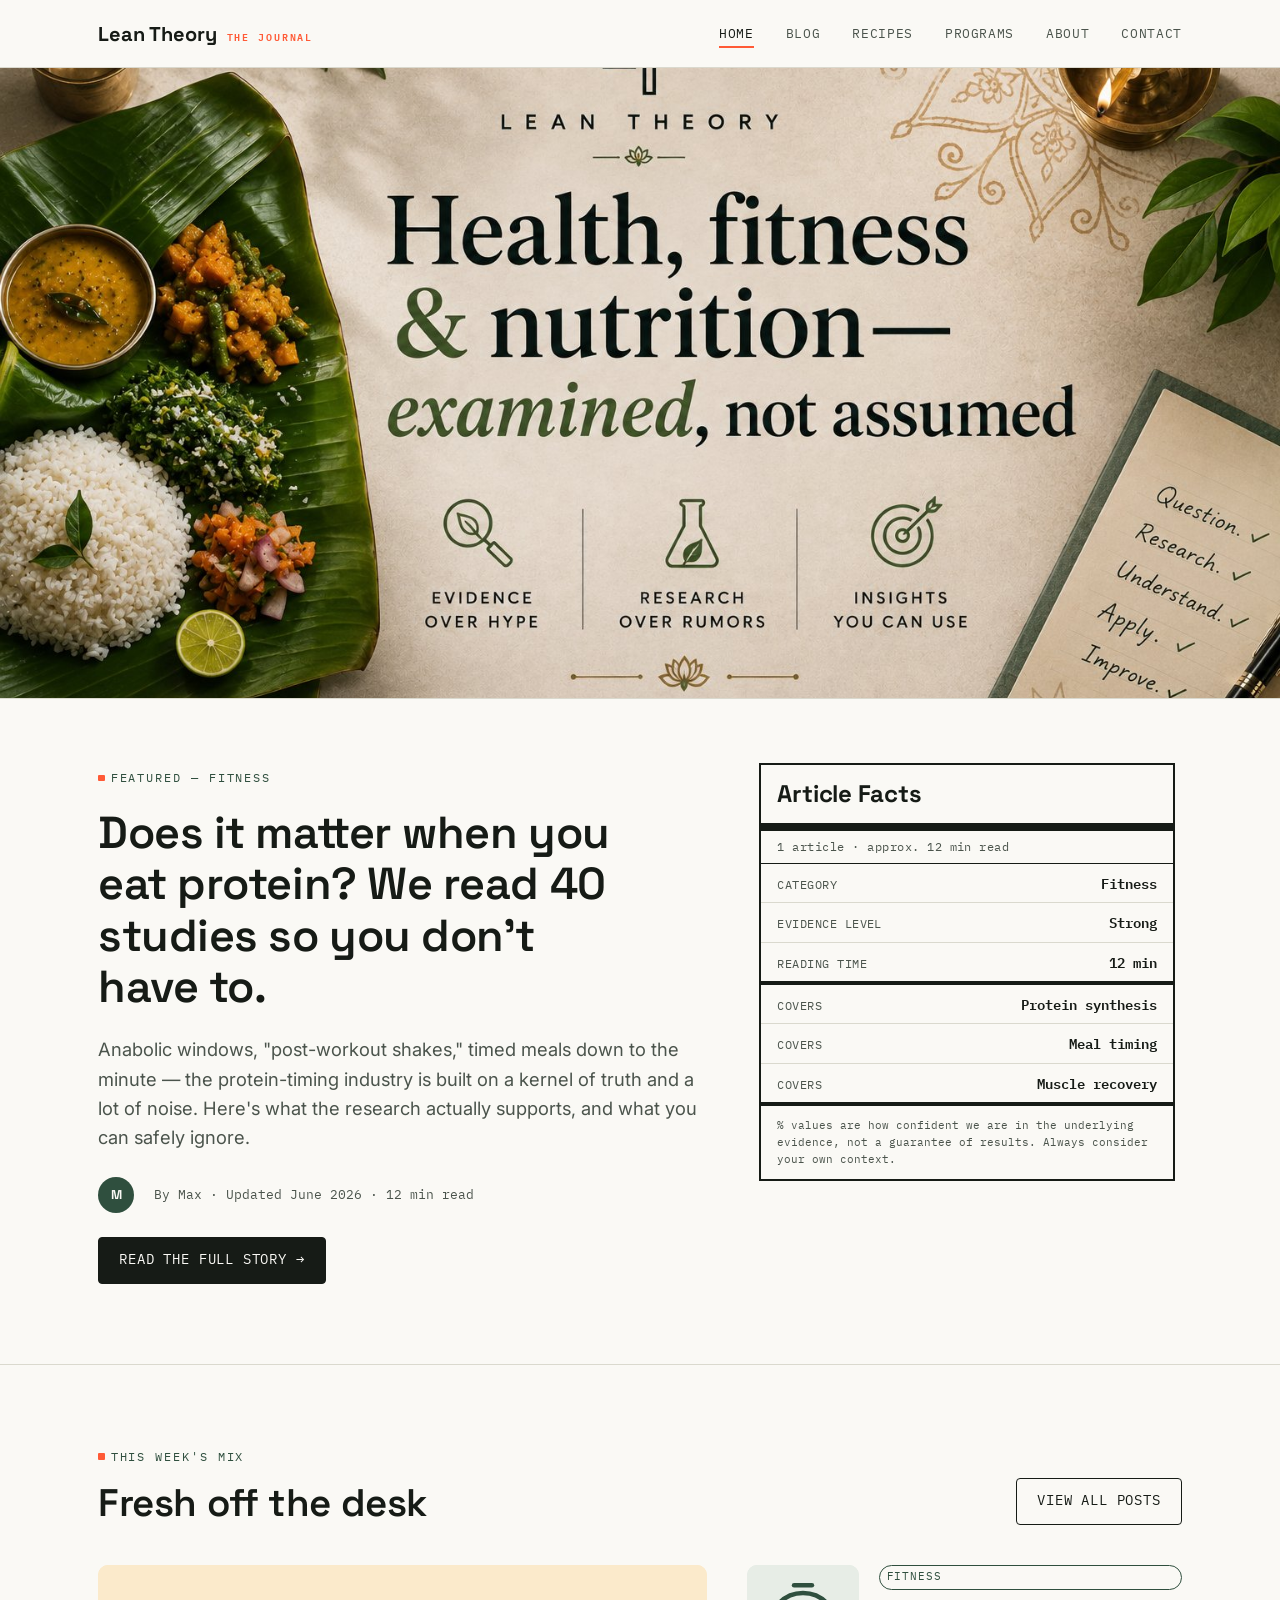
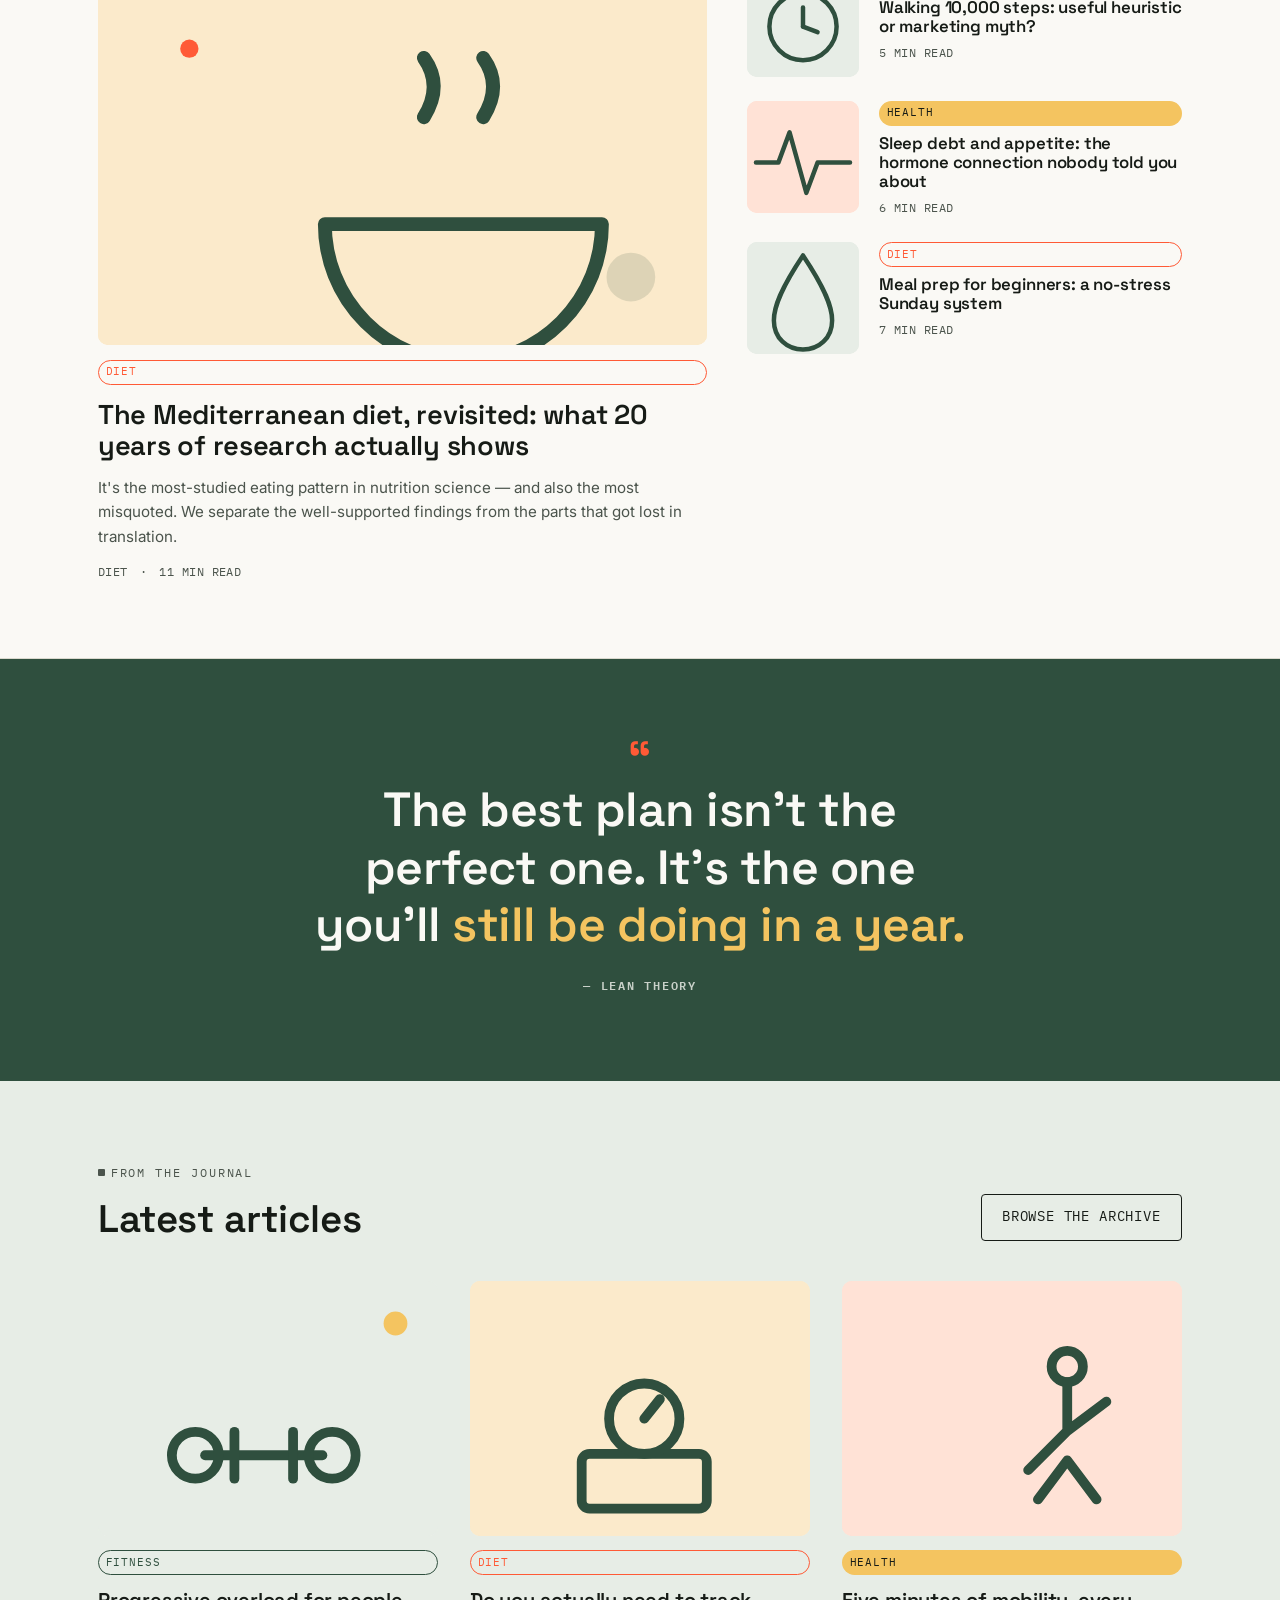
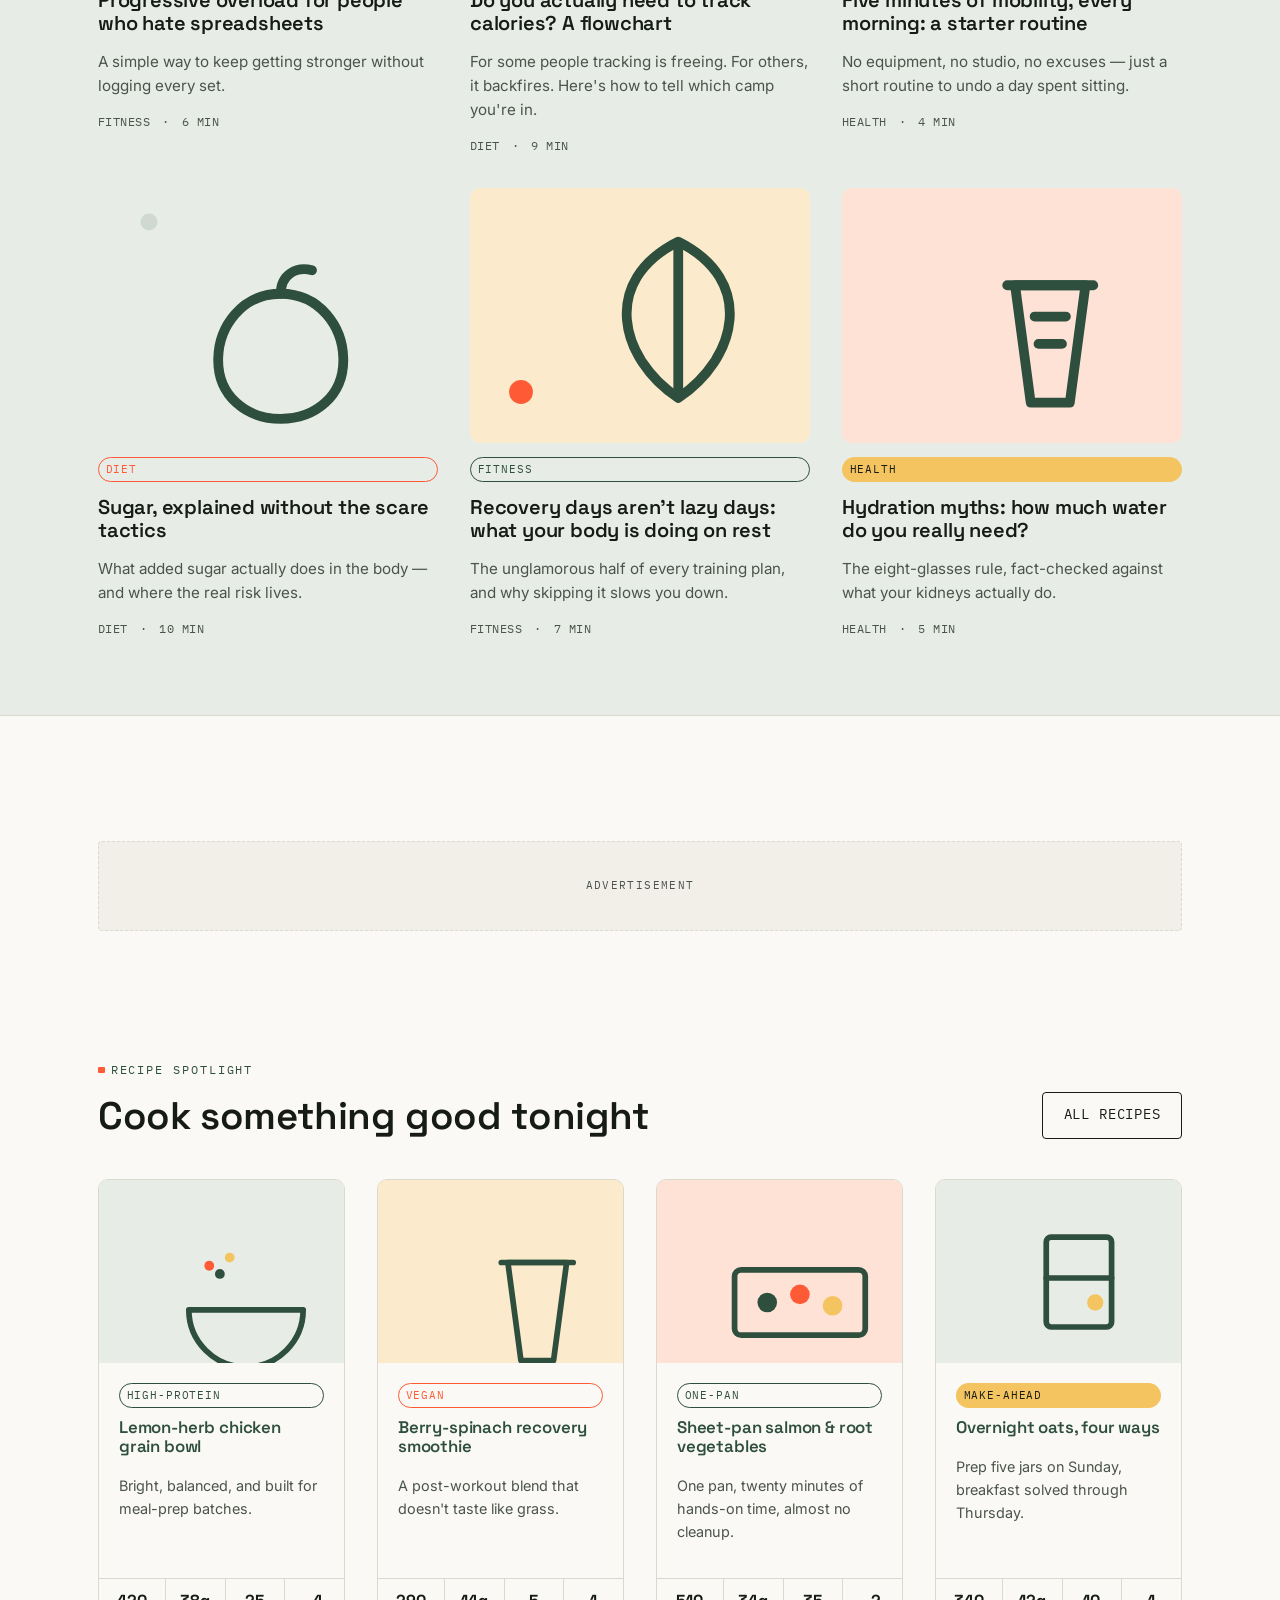
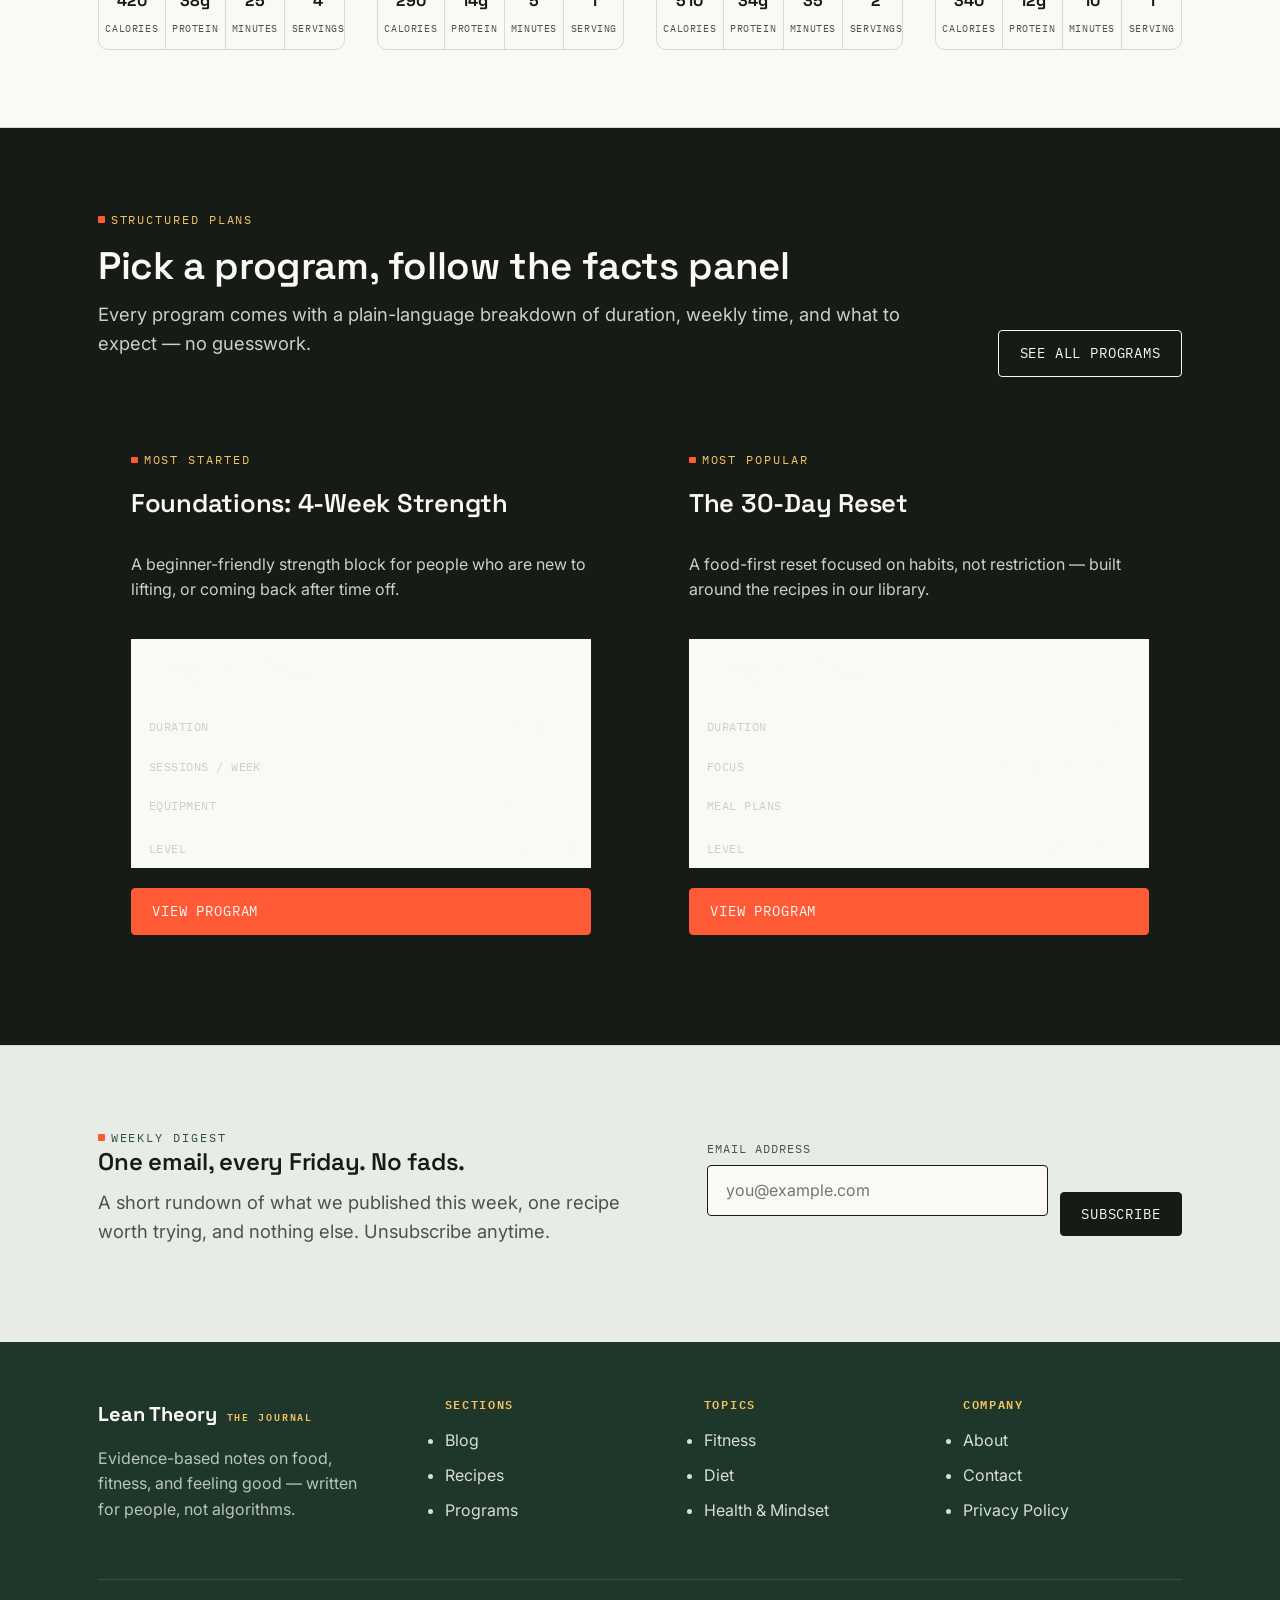
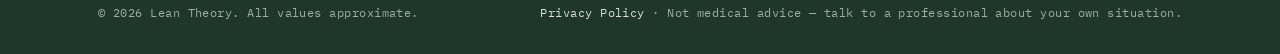
<file: index.html>
<!DOCTYPE html>
<html lang="en">
<head>
<meta charset="UTF-8">
<meta name="viewport" content="width=device-width, initial-scale=1.0">
<title>Lean Theory — Health, Fitness &amp; Food, Examined</title>
<meta name="description" content="Lean Theory is a journal about training, eating, and feeling better — backed by evidence, written in plain language.">
<link rel="preconnect" href="https://fonts.googleapis.com">
<link rel="preconnect" href="https://fonts.gstatic.com" crossorigin>
<link href="https://fonts.googleapis.com/css2?family=Space+Grotesk:wght@500;600;700&family=Inter:wght@400;500;600&family=IBM+Plex+Mono:wght@400;500;600&display=swap" rel="stylesheet">
<link rel="stylesheet" href="style.css">

<!-- ============================================================
     Google AdSense
     1. Sign up and get your site approved at https://www.google.com/adsense
     2. Replace ca-pub-0000000000000000 below with your publisher ID
     3. Delete the two comment-marker lines around the script tag below to activate
     ============================================================ -->
<!--
<script async src="https://pagead2.googlesyndication.com/pagead/js/adsbygoogle.js?client=ca-pub-0000000000000000" crossorigin="anonymous"></script>
-->
</head>
<body>

<header class="site-header">
  <nav class="nav">
    <a class="brand" href="index.html">Lean Theory <small>THE JOURNAL</small></a>
    <button class="nav-toggle" aria-label="Toggle navigation" aria-expanded="false"><span></span></button>
    <ul class="nav-links">
      <li><a href="index.html" aria-current="page">Home</a></li>
      <li><a href="blog.html">Blog</a></li>
      <li><a href="recipes.html">Recipes</a></li>
      <li><a href="programs.html">Programs</a></li>
      <li><a href="about.html">About</a></li>
      <li><a href="contact.html">Contact</a></li>
    </ul>
  </nav>
</header>

<main>

  <!-- ============ BANNER HERO ============ -->
  <section class="banner-hero">
    <h1 class="visually-hidden">Lean Theory — health, fitness and nutrition, examined, not assumed</h1>
    <img src="hero-banner.jpg" alt="Lean Theory — Health, fitness and nutrition, examined, not assumed. Evidence over hype, research over rumors, insights you can use.">
  </section>

  <!-- ============ FEATURED ARTICLE BAND ============ -->
  <section class="featured-band">
    <div class="container featured-band__grid">
      <div>
        <span class="eyebrow">Featured — Fitness</span>
        <h2>Does it matter when you eat protein? We read 40 studies so you don't have to.</h2>
        <p class="lede">Anabolic windows, "post-workout shakes," timed meals down to the minute — the protein-timing industry is built on a kernel of truth and a lot of noise. Here's what the research actually supports, and what you can safely ignore.</p>
        <div class="hero-meta">
          <span class="avatar">M</span>
          <span>By Max · Updated June 2026 · 12 min read</span>
        </div>
        <p style="margin-top:1.5rem;">
          <a class="btn btn-primary" href="post.html">Read the full story →</a>
        </p>
      </div>

      <div class="facts-panel" style="max-width: 26rem;">
        <div class="facts-panel__title">Article Facts</div>
        <div class="facts-panel__sub">1 article · approx. 12 min read</div>
        <dl style="margin:0;">
          <div class="facts-row"><dt>Category</dt><dd>Fitness</dd></div>
          <div class="facts-row"><dt>Evidence level</dt><dd>Strong</dd></div>
          <div class="facts-row facts-row--divider"><dt>Reading time</dt><dd>12 min</dd></div>
          <div class="facts-row"><dt>Covers</dt><dd>Protein synthesis</dd></div>
          <div class="facts-row"><dt>Covers</dt><dd>Meal timing</dd></div>
          <div class="facts-row"><dt>Covers</dt><dd>Muscle recovery</dd></div>
        </dl>
        <div class="facts-panel__footer">% values are how confident we are in the underlying evidence, not a guarantee of results. Always consider your own context.</div>
      </div>
    </div>
  </section>

  <!-- ============ MAGAZINE: FEATURE + LIST ============ -->
  <section class="section">
    <div class="container">
      <div class="section-head">
        <div>
          <span class="eyebrow">This Week's Mix</span>
          <h2>Fresh off the desk</h2>
        </div>
        <a class="btn" href="blog.html">View all posts</a>
      </div>

      <div class="magazine">
        <article class="card magazine-feature">
          <div class="card-thumb card-thumb--sand">
            <svg viewBox="0 0 400 260" preserveAspectRatio="xMidYMid slice" role="img" aria-label="Illustration of a bowl of food">
              <rect width="400" height="260" fill="#FBEACB"/>
              <g stroke="#2F4F3E" stroke-width="3.5" fill="none" stroke-linecap="round" stroke-linejoin="round" transform="translate(110,40) scale(2.6)">
                <path d="M15 52 a35 35 0 0 0 70 0 Z"/>
                <path d="M40 25 q5 -8 0 -15"/>
                <path d="M55 25 q5 -8 0 -15"/>
              </g>
              <circle cx="60" cy="60" r="6" fill="#FF5A36" stroke="none"/>
              <circle cx="350" cy="210" r="16" fill="#2F4F3E" stroke="none" opacity="0.15"/>
            </svg>
          </div>
          <span class="tag tag--citrus">Diet</span>
          <h3><a href="post.html">The Mediterranean diet, revisited: what 20 years of research actually shows</a></h3>
          <p>It's the most-studied eating pattern in nutrition science — and also the most misquoted. We separate the well-supported findings from the parts that got lost in translation.</p>
          <div class="card-meta"><span>Diet</span><span>·</span><span>11 min read</span></div>
        </article>

        <div class="magazine-list">
          <article class="card" data-category="fitness">
            <div class="card-thumb" style="width:7rem; aspect-ratio:1;">
              <svg viewBox="0 0 100 100" role="img" aria-label="Illustration of a clock">
                <rect width="100" height="100" fill="#E7EDE6"/>
                <g stroke="#2F4F3E" stroke-width="4" fill="none" stroke-linecap="round" stroke-linejoin="round">
                  <circle cx="50" cy="55" r="30"/>
                  <line x1="50" y1="55" x2="50" y2="38"/>
                  <line x1="50" y1="55" x2="63" y2="60"/>
                  <line x1="42" y1="18" x2="58" y2="18"/>
                </g>
              </svg>
            </div>
            <div class="card-body">
              <span class="tag tag--moss">Fitness</span>
              <h3><a href="post.html">Walking 10,000 steps: useful heuristic or marketing myth?</a></h3>
              <div class="card-meta"><span>5 min read</span></div>
            </div>
          </article>

          <article class="card" data-category="health">
            <div class="card-thumb card-thumb--citrus" style="width:7rem; aspect-ratio:1;">
              <svg viewBox="0 0 100 100" role="img" aria-label="Illustration of a heart rate line">
                <rect width="100" height="100" fill="#FFE2D6"/>
                <polyline points="8,55 28,55 38,28 53,82 63,55 92,55" stroke="#2F4F3E" stroke-width="4" fill="none" stroke-linecap="round" stroke-linejoin="round"/>
              </svg>
            </div>
            <div class="card-body">
              <span class="tag tag--sand">Health</span>
              <h3><a href="post.html">Sleep debt and appetite: the hormone connection nobody told you about</a></h3>
              <div class="card-meta"><span>6 min read</span></div>
            </div>
          </article>

          <article class="card" data-category="diet">
            <div class="card-thumb" style="width:7rem; aspect-ratio:1;">
              <svg viewBox="0 0 100 100" role="img" aria-label="Illustration of a water drop">
                <rect width="100" height="100" fill="#E7EDE6"/>
                <path d="M50 12 C70 42 76 58 76 70 C76 86 64 96 50 96 C36 96 24 86 24 70 C24 58 30 42 50 12 Z" stroke="#2F4F3E" stroke-width="4" fill="none" stroke-linecap="round" stroke-linejoin="round"/>
              </svg>
            </div>
            <div class="card-body">
              <span class="tag tag--citrus">Diet</span>
              <h3><a href="post.html">Meal prep for beginners: a no-stress Sunday system</a></h3>
              <div class="card-meta"><span>7 min read</span></div>
            </div>
          </article>
        </div>
      </div>
    </div>
  </section>

  <!-- ============ QUOTE BAND ============ -->
  <section class="quote-band">
    <div class="container">
      <blockquote>
        <span class="quote-mark">&ldquo;</span>
        The best plan isn't the perfect one. It's the one you'll <span>still be doing in a year.</span>
        <cite>— Lean Theory</cite>
      </blockquote>
    </div>
  </section>

  <!-- ============ LATEST GRID ============ -->
  <section class="section section--tint">
    <div class="container">
      <div class="section-head">
        <div>
          <span class="eyebrow eyebrow--muted">From The Journal</span>
          <h2>Latest articles</h2>
        </div>
        <a class="btn" href="blog.html">Browse the archive</a>
      </div>

      <div class="card-grid">

        <article class="card">
          <div class="card-thumb">
            <svg viewBox="0 0 400 300" preserveAspectRatio="xMidYMid slice" role="img" aria-label="Illustration of a dumbbell">
              <rect width="400" height="300" fill="#E7EDE6"/>
              <g stroke="#2F4F3E" stroke-width="5" fill="none" stroke-linecap="round" stroke-linejoin="round" transform="translate(80,90) scale(2.3)">
                <line x1="20" y1="50" x2="80" y2="50"/>
                <circle cx="15" cy="50" r="12"/>
                <circle cx="85" cy="50" r="12"/>
                <line x1="35" y1="38" x2="35" y2="62"/>
                <line x1="65" y1="38" x2="65" y2="62"/>
              </g>
              <circle cx="350" cy="50" r="14" fill="#F4C460"/>
            </svg>
          </div>
          <span class="tag tag--moss">Fitness</span>
          <h3><a href="post.html">Progressive overload for people who hate spreadsheets</a></h3>
          <p>A simple way to keep getting stronger without logging every set.</p>
          <div class="card-meta"><span>Fitness</span><span>·</span><span>6 min</span></div>
        </article>

        <article class="card">
          <div class="card-thumb card-thumb--sand">
            <svg viewBox="0 0 400 300" preserveAspectRatio="xMidYMid slice" role="img" aria-label="Illustration of a kitchen scale">
              <rect width="400" height="300" fill="#FBEACB"/>
              <g stroke="#2F4F3E" stroke-width="5" fill="none" stroke-linecap="round" stroke-linejoin="round" transform="translate(90,70) scale(2.3)">
                <rect x="18" y="58" width="64" height="28" rx="4"/>
                <circle cx="50" cy="40" r="18"/>
                <line x1="50" y1="40" x2="58" y2="30"/>
              </g>
            </svg>
          </div>
          <span class="tag tag--citrus">Diet</span>
          <h3><a href="post.html">Do you actually need to track calories? A flowchart</a></h3>
          <p>For some people tracking is freeing. For others, it backfires. Here's how to tell which camp you're in.</p>
          <div class="card-meta"><span>Diet</span><span>·</span><span>9 min</span></div>
        </article>

        <article class="card">
          <div class="card-thumb card-thumb--citrus">
            <svg viewBox="0 0 400 300" preserveAspectRatio="xMidYMid slice" role="img" aria-label="Illustration of a stretching figure">
              <rect width="400" height="300" fill="#FFE2D6"/>
              <g stroke="#2F4F3E" stroke-width="5" fill="none" stroke-linecap="round" stroke-linejoin="round" transform="translate(150,50) scale(2.3)">
                <circle cx="50" cy="22" r="8"/>
                <path d="M50 30 L50 55 M50 55 L30 75 M50 55 L70 40 M50 70 L65 90 M50 70 L35 90"/>
              </g>
            </svg>
          </div>
          <span class="tag tag--sand">Health</span>
          <h3><a href="post.html">Five minutes of mobility, every morning: a starter routine</a></h3>
          <p>No equipment, no studio, no excuses — just a short routine to undo a day spent sitting.</p>
          <div class="card-meta"><span>Health</span><span>·</span><span>4 min</span></div>
        </article>

        <article class="card">
          <div class="card-thumb">
            <svg viewBox="0 0 400 300" preserveAspectRatio="xMidYMid slice" role="img" aria-label="Illustration of an apple">
              <rect width="400" height="300" fill="#E7EDE6"/>
              <g stroke="#2F4F3E" stroke-width="5" fill="none" stroke-linecap="round" stroke-linejoin="round" transform="translate(100,60) scale(2.3)">
                <path d="M50 28 C30 28 18 45 18 62 C18 80 32 92 50 92 C68 92 82 80 82 62 C82 45 70 28 50 28 Z"/>
                <path d="M50 28 C50 18 58 14 66 16"/>
              </g>
              <circle cx="60" cy="40" r="10" fill="#2F4F3E" opacity="0.12" stroke="none"/>
            </svg>
          </div>
          <span class="tag tag--citrus">Diet</span>
          <h3><a href="post.html">Sugar, explained without the scare tactics</a></h3>
          <p>What added sugar actually does in the body — and where the real risk lives.</p>
          <div class="card-meta"><span>Diet</span><span>·</span><span>10 min</span></div>
        </article>

        <article class="card">
          <div class="card-thumb card-thumb--sand">
            <svg viewBox="0 0 400 300" preserveAspectRatio="xMidYMid slice" role="img" aria-label="Illustration of a leaf">
              <rect width="400" height="300" fill="#FBEACB"/>
              <g stroke="#2F4F3E" stroke-width="5" fill="none" stroke-linecap="round" stroke-linejoin="round" transform="translate(130,40) scale(2.3)">
                <path d="M50 90 C20 70 10 30 50 10 C90 30 80 70 50 90 Z"/>
                <path d="M50 88 L50 14"/>
              </g>
              <circle cx="60" cy="240" r="14" fill="#FF5A36"/>
            </svg>
          </div>
          <span class="tag tag--moss">Fitness</span>
          <h3><a href="post.html">Recovery days aren't lazy days: what your body is doing on rest</a></h3>
          <p>The unglamorous half of every training plan, and why skipping it slows you down.</p>
          <div class="card-meta"><span>Fitness</span><span>·</span><span>7 min</span></div>
        </article>

        <article class="card">
          <div class="card-thumb card-thumb--citrus">
            <svg viewBox="0 0 400 300" preserveAspectRatio="xMidYMid slice" role="img" aria-label="Illustration of a blender">
              <rect width="400" height="300" fill="#FFE2D6"/>
              <g stroke="#2F4F3E" stroke-width="5" fill="none" stroke-linecap="round" stroke-linejoin="round" transform="translate(130,50) scale(2.3)">
                <path d="M32 28 L68 28 L60 88 L40 88 Z"/>
                <line x1="28" y1="28" x2="72" y2="28"/>
                <line x1="42" y1="44" x2="58" y2="44"/>
                <line x1="44" y1="58" x2="56" y2="58"/>
              </g>
            </svg>
          </div>
          <span class="tag tag--sand">Health</span>
          <h3><a href="post.html">Hydration myths: how much water do you really need?</a></h3>
          <p>The eight-glasses rule, fact-checked against what your kidneys actually do.</p>
          <div class="card-meta"><span>Health</span><span>·</span><span>5 min</span></div>
        </article>

      </div>
    </div>
  </section>

  <!-- ============ AD SLOT ============ -->
  <section class="section" style="padding-bottom:0; border-bottom:none;">
    <div class="container">
      <div class="ad-slot">Advertisement</div>
    </div>
  </section>

  <!-- ============ RECIPE SPOTLIGHT ============ -->
  <section class="section">
    <div class="container">
      <div class="section-head">
        <div>
          <span class="eyebrow">Recipe Spotlight</span>
          <h2>Cook something good tonight</h2>
        </div>
        <a class="btn" href="recipes.html">All recipes</a>
      </div>

      <div class="card-grid recipe-card-grid" style="grid-template-columns: repeat(4, 1fr);">

        <article class="recipe-card">
          <div class="card-thumb">
            <svg viewBox="0 0 300 225" preserveAspectRatio="xMidYMid slice" role="img" aria-label="Illustration of a grain bowl">
              <rect width="300" height="225" fill="#E7EDE6"/>
              <g stroke="#2F4F3E" stroke-width="3.5" fill="none" stroke-linecap="round" stroke-linejoin="round" transform="translate(80,55) scale(2)">
                <path d="M15 52 a35 35 0 0 0 70 0 Z"/>
              </g>
              <circle cx="135" cy="105" r="6" fill="#FF5A36" stroke="none"/>
              <circle cx="160" cy="95" r="6" fill="#F4C460" stroke="none"/>
              <circle cx="148" cy="115" r="6" fill="#2F4F3E" stroke="none"/>
            </svg>
          </div>
          <div class="recipe-card__body">
            <span class="tag tag--moss">High-protein</span>
            <h3 style="font-size:1.05rem;"><a href="recipes.html">Lemon-herb chicken grain bowl</a></h3>
            <p style="font-size:0.9rem;color:var(--ink-soft);">Bright, balanced, and built for meal-prep batches.</p>
          </div>
          <div class="recipe-stats">
            <div><strong>420</strong><span>Calories</span></div>
            <div><strong>38g</strong><span>Protein</span></div>
            <div><strong>25</strong><span>Minutes</span></div>
            <div><strong>4</strong><span>Servings</span></div>
          </div>
        </article>

        <article class="recipe-card">
          <div class="card-thumb card-thumb--sand">
            <svg viewBox="0 0 300 225" preserveAspectRatio="xMidYMid slice" role="img" aria-label="Illustration of a smoothie blender">
              <rect width="300" height="225" fill="#FBEACB"/>
              <g stroke="#2F4F3E" stroke-width="3.5" fill="none" stroke-linecap="round" stroke-linejoin="round" transform="translate(95,45) scale(2)">
                <path d="M32 28 L68 28 L60 88 L40 88 Z"/>
                <line x1="28" y1="28" x2="72" y2="28"/>
              </g>
            </svg>
          </div>
          <div class="recipe-card__body">
            <span class="tag tag--citrus">Vegan</span>
            <h3 style="font-size:1.05rem;"><a href="recipes.html">Berry-spinach recovery smoothie</a></h3>
            <p style="font-size:0.9rem;color:var(--ink-soft);">A post-workout blend that doesn't taste like grass.</p>
          </div>
          <div class="recipe-stats">
            <div><strong>290</strong><span>Calories</span></div>
            <div><strong>14g</strong><span>Protein</span></div>
            <div><strong>5</strong><span>Minutes</span></div>
            <div><strong>1</strong><span>Serving</span></div>
          </div>
        </article>

        <article class="recipe-card">
          <div class="card-thumb card-thumb--citrus">
            <svg viewBox="0 0 300 225" preserveAspectRatio="xMidYMid slice" role="img" aria-label="Illustration of a sheet pan">
              <rect width="300" height="225" fill="#FFE2D6"/>
              <g stroke="#2F4F3E" stroke-width="3.5" fill="none" stroke-linecap="round" stroke-linejoin="round" transform="translate(75,70) scale(2)">
                <rect x="10" y="20" width="80" height="40" rx="4"/>
                <circle cx="30" cy="40" r="6" fill="#2F4F3E" stroke="none"/>
                <circle cx="50" cy="35" r="6" fill="#FF5A36" stroke="none"/>
                <circle cx="70" cy="42" r="6" fill="#F4C460" stroke="none"/>
              </g>
            </svg>
          </div>
          <div class="recipe-card__body">
            <span class="tag tag--moss">One-pan</span>
            <h3 style="font-size:1.05rem;"><a href="recipes.html">Sheet-pan salmon &amp; root vegetables</a></h3>
            <p style="font-size:0.9rem;color:var(--ink-soft);">One pan, twenty minutes of hands-on time, almost no cleanup.</p>
          </div>
          <div class="recipe-stats">
            <div><strong>510</strong><span>Calories</span></div>
            <div><strong>34g</strong><span>Protein</span></div>
            <div><strong>35</strong><span>Minutes</span></div>
            <div><strong>2</strong><span>Servings</span></div>
          </div>
        </article>

        <article class="recipe-card">
          <div class="card-thumb">
            <svg viewBox="0 0 300 225" preserveAspectRatio="xMidYMid slice" role="img" aria-label="Illustration of overnight oats jar">
              <rect width="300" height="225" fill="#E7EDE6"/>
              <g stroke="#2F4F3E" stroke-width="3.5" fill="none" stroke-linecap="round" stroke-linejoin="round" transform="translate(105,40) scale(2)">
                <rect x="15" y="15" width="40" height="55" rx="3"/>
                <line x1="15" y1="40" x2="55" y2="40"/>
              </g>
              <circle cx="195" cy="150" r="10" fill="#F4C460" stroke="none"/>
            </svg>
          </div>
          <div class="recipe-card__body">
            <span class="tag tag--sand">Make-ahead</span>
            <h3 style="font-size:1.05rem;"><a href="recipes.html">Overnight oats, four ways</a></h3>
            <p style="font-size:0.9rem;color:var(--ink-soft);">Prep five jars on Sunday, breakfast solved through Thursday.</p>
          </div>
          <div class="recipe-stats">
            <div><strong>340</strong><span>Calories</span></div>
            <div><strong>12g</strong><span>Protein</span></div>
            <div><strong>10</strong><span>Minutes</span></div>
            <div><strong>1</strong><span>Serving</span></div>
          </div>
        </article>

      </div>
    </div>
  </section>

  <!-- ============ PROGRAMS TEASER ============ -->
  <section class="section section--dark">
    <div class="container">
      <div class="section-head">
        <div>
          <span class="eyebrow">Structured Plans</span>
          <h2>Pick a program, follow the facts panel</h2>
          <p class="lede" style="margin-top:0.75rem;">Every program comes with a plain-language breakdown of duration, weekly time, and what to expect — no guesswork.</p>
        </div>
        <a class="btn" style="border-color: var(--paper); color: var(--paper);" href="programs.html">See all programs</a>
      </div>

      <div class="card-grid card-grid--2">
        <div class="program-card program-card--featured">
          <span class="eyebrow">Most started</span>
          <h3>Foundations: 4-Week Strength</h3>
          <p>A beginner-friendly strength block for people who are new to lifting, or coming back after time off.</p>
          <div class="facts-panel">
            <div class="facts-panel__title">Program Facts</div>
            <dl style="margin:0;">
              <div class="facts-row"><dt>Duration</dt><dd>4 weeks</dd></div>
              <div class="facts-row"><dt>Sessions / week</dt><dd>3</dd></div>
              <div class="facts-row facts-row--divider"><dt>Equipment</dt><dd>Dumbbells</dd></div>
              <div class="facts-row"><dt>Level</dt><dd>Beginner</dd></div>
            </dl>
          </div>
          <a class="btn btn-citrus" href="programs.html">View program</a>
        </div>

        <div class="program-card program-card--featured">
          <span class="eyebrow">Most popular</span>
          <h3>The 30-Day Reset</h3>
          <p>A food-first reset focused on habits, not restriction — built around the recipes in our library.</p>
          <div class="facts-panel">
            <div class="facts-panel__title">Program Facts</div>
            <dl style="margin:0;">
              <div class="facts-row"><dt>Duration</dt><dd>30 days</dd></div>
              <div class="facts-row"><dt>Focus</dt><dd>Nutrition habits</dd></div>
              <div class="facts-row facts-row--divider"><dt>Meal plans</dt><dd>Included</dd></div>
              <div class="facts-row"><dt>Level</dt><dd>All levels</dd></div>
            </dl>
          </div>
          <a class="btn btn-citrus" href="programs.html">View program</a>
        </div>
      </div>
    </div>
  </section>

  <!-- ============ NEWSLETTER ============ -->
  <section class="section section--tint">
    <div class="container newsletter">
      <div>
        <span class="eyebrow">Weekly Digest</span>
        <h2>One email, every Friday. No fads.</h2>
        <p class="lede">A short rundown of what we published this week, one recipe worth trying, and nothing else. Unsubscribe anytime.</p>
      </div>
      <form class="newsletter-form" data-static-form>
        <label class="form-field" style="flex:1; min-width: 12rem;">
          <span style="font-family:var(--font-mono); font-size:0.72rem; letter-spacing:0.08em; text-transform:uppercase; color:var(--ink-soft);">Email address</span>
          <input type="email" name="email" placeholder="you@example.com" required>
        </label>
        <button class="btn btn-primary" type="submit" style="align-self:flex-end;">Subscribe</button>
        <p class="form-note" style="width:100%; font-family:var(--font-mono); font-size:0.78rem; color:var(--moss); margin:0;"></p>
      </form>
    </div>
  </section>

</main>

<footer class="site-footer">
  <div class="container">
    <div class="footer-grid">
      <div>
        <a class="brand" href="index.html">Lean Theory <small>THE JOURNAL</small></a>
        <p style="margin-top:1rem; color:#B9C4BA; max-width:28ch;">Evidence-based notes on food, fitness, and feeling good — written for people, not algorithms.</p>
      </div>
      <div>
        <h4>Sections</h4>
        <ul>
          <li><a href="blog.html">Blog</a></li>
          <li><a href="recipes.html">Recipes</a></li>
          <li><a href="programs.html">Programs</a></li>
        </ul>
      </div>
      <div>
        <h4>Topics</h4>
        <ul>
          <li><a href="blog.html">Fitness</a></li>
          <li><a href="blog.html">Diet</a></li>
          <li><a href="blog.html">Health &amp; Mindset</a></li>
        </ul>
      </div>
      <div>
        <h4>Company</h4>
        <ul>
          <li><a href="about.html">About</a></li>
          <li><a href="contact.html">Contact</a></li>
          <li><a href="privacy-policy.html">Privacy Policy</a></li>
        </ul>
      </div>
    </div>
    <div class="footer-bottom">
      <span>© 2026 Lean Theory. All values approximate.</span>
      <span><a href="privacy-policy.html">Privacy Policy</a> · Not medical advice — talk to a professional about your own situation.</span>
    </div>
  </div>
</footer>

<script src="script.js"></script>
</body>
</html>
</file>
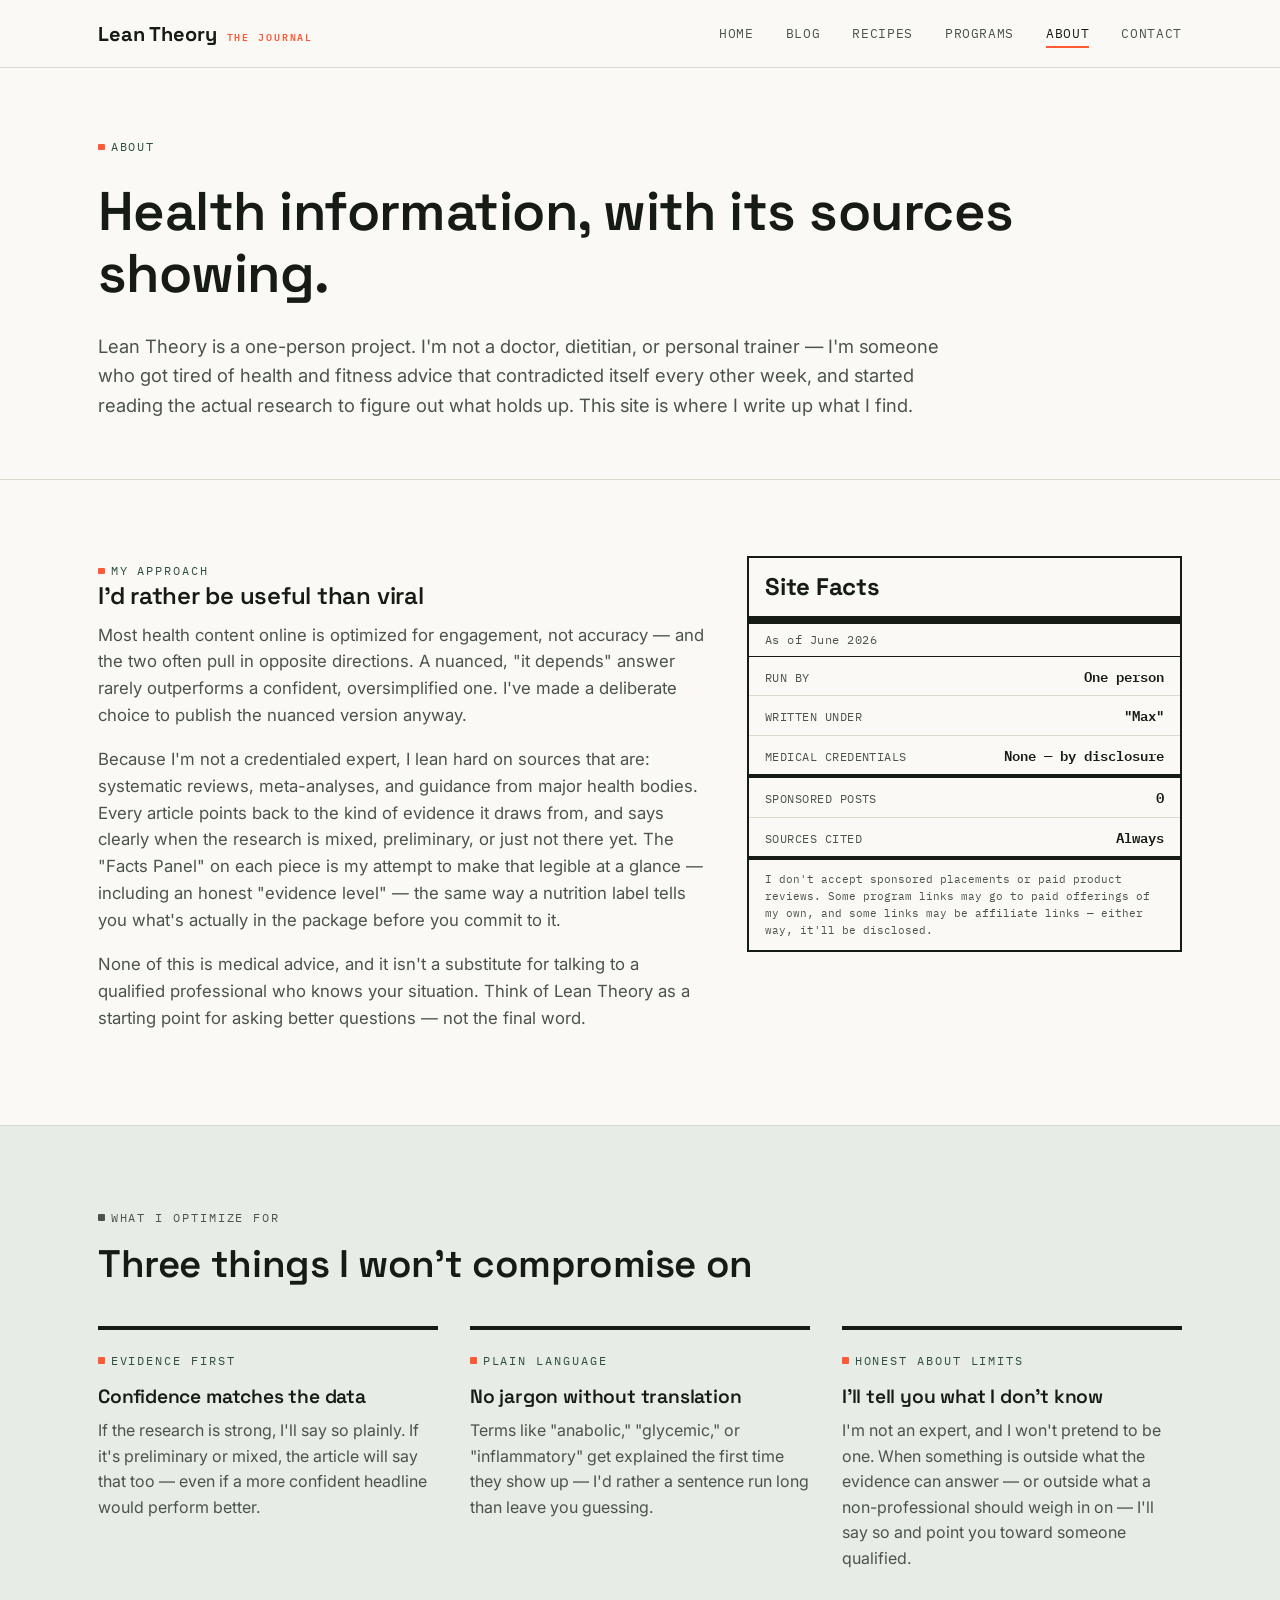
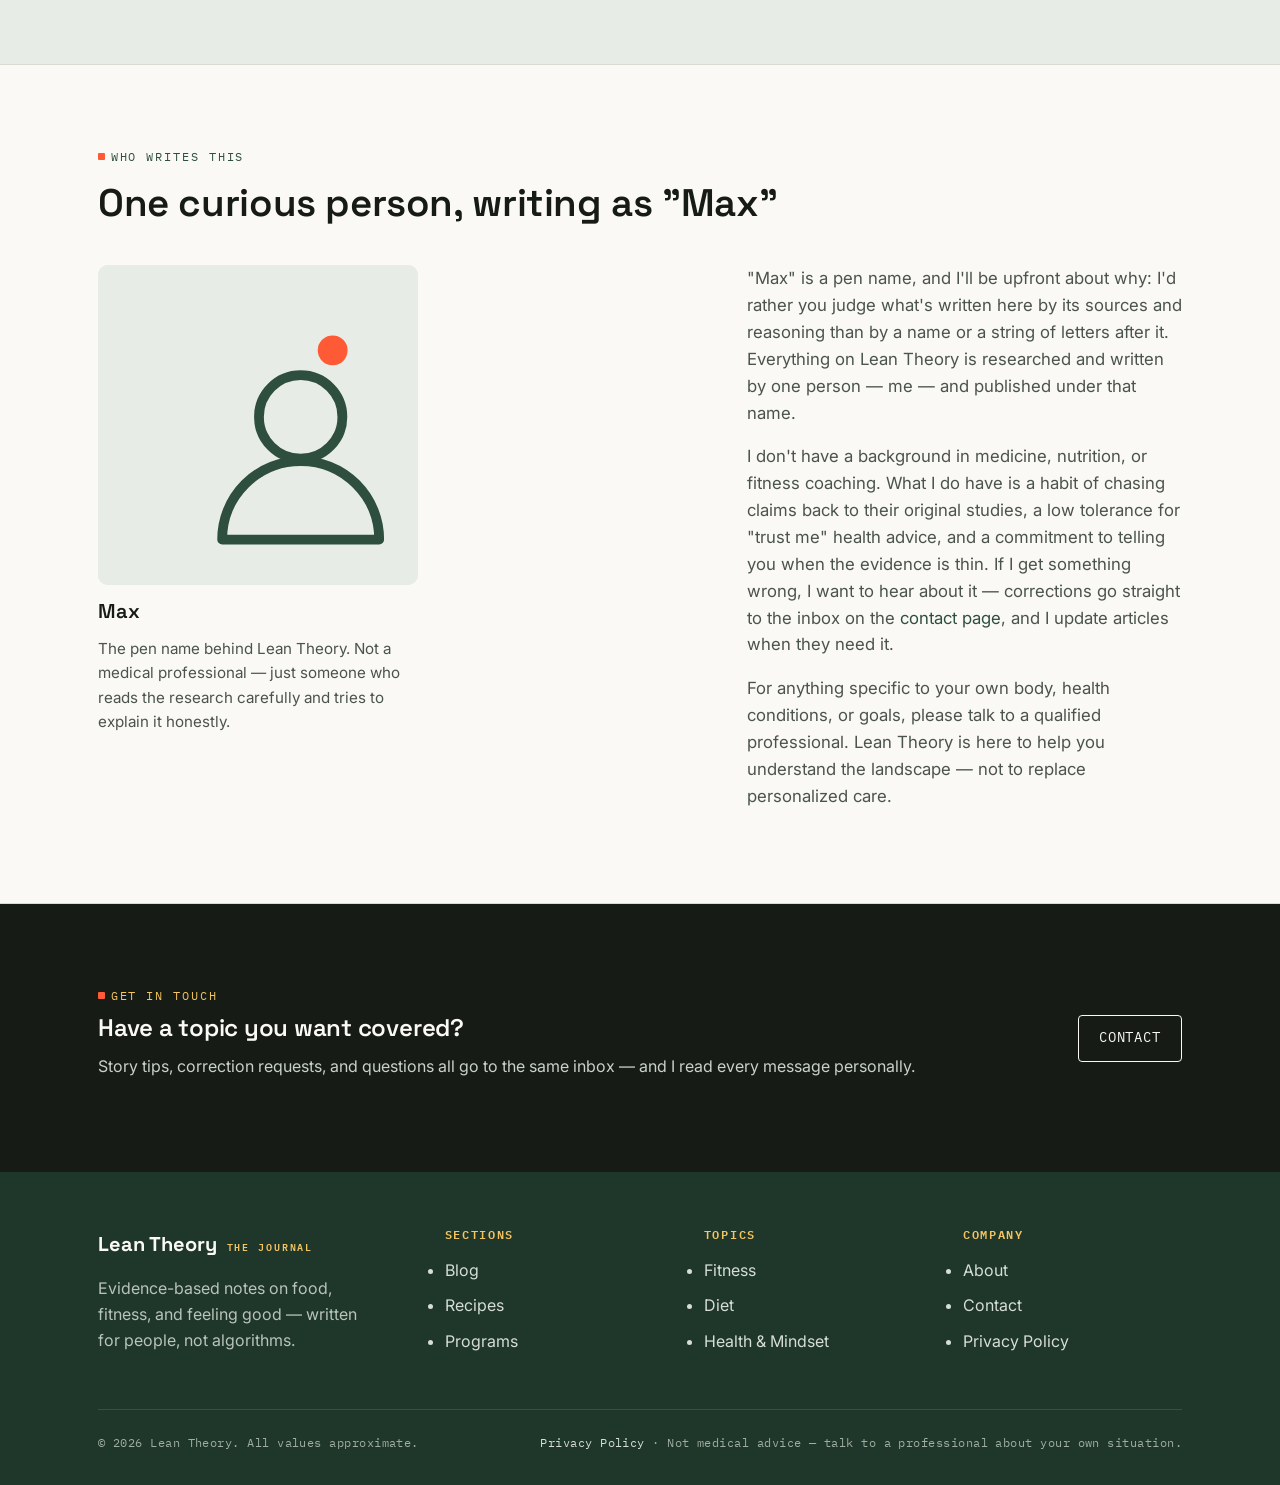
<file: about.html>
<!DOCTYPE html>
<html lang="en">
<head>
<meta charset="UTF-8">
<meta name="viewport" content="width=device-width, initial-scale=1.0">
<title>About — Lean Theory</title>
<meta name="description" content="What Lean Theory is, who writes it, and how we think about evidence.">
<link rel="preconnect" href="https://fonts.googleapis.com">
<link rel="preconnect" href="https://fonts.gstatic.com" crossorigin>
<link href="https://fonts.googleapis.com/css2?family=Space+Grotesk:wght@500;600;700&family=Inter:wght@400;500;600&family=IBM+Plex+Mono:wght@400;500;600&display=swap" rel="stylesheet">
<link rel="stylesheet" href="style.css">

<!-- ============================================================
     Google AdSense
     1. Sign up and get your site approved at https://www.google.com/adsense
     2. Replace ca-pub-0000000000000000 below with your publisher ID
     3. Delete the two comment-marker lines around the script tag below to activate
     ============================================================ -->
<!--
<script async src="https://pagead2.googlesyndication.com/pagead/js/adsbygoogle.js?client=ca-pub-0000000000000000" crossorigin="anonymous"></script>
-->
</head>
<body>

<header class="site-header">
  <nav class="nav">
    <a class="brand" href="index.html">Lean Theory <small>THE JOURNAL</small></a>
    <button class="nav-toggle" aria-label="Toggle navigation" aria-expanded="false"><span></span></button>
    <ul class="nav-links">
      <li><a href="index.html">Home</a></li>
      <li><a href="blog.html">Blog</a></li>
      <li><a href="recipes.html">Recipes</a></li>
      <li><a href="programs.html">Programs</a></li>
      <li><a href="about.html" aria-current="page">About</a></li>
      <li><a href="contact.html">Contact</a></li>
    </ul>
  </nav>
</header>

<main>

  <section class="page-header">
    <div class="container">
      <span class="eyebrow">About</span>
      <h1>Health information, with its sources showing.</h1>
      <p class="lede">Lean Theory is a one-person project. I'm not a doctor, dietitian, or personal trainer — I'm someone who got tired of health and fitness advice that contradicted itself every other week, and started reading the actual research to figure out what holds up. This site is where I write up what I find.</p>
    </div>
  </section>

  <section class="section">
    <div class="container">
      <div class="magazine">
        <div>
          <span class="eyebrow">My approach</span>
          <h2>I'd rather be useful than viral</h2>
          <p style="color:var(--ink-soft); font-size:1.05rem;">Most health content online is optimized for engagement, not accuracy — and the two often pull in opposite directions. A nuanced, "it depends" answer rarely outperforms a confident, oversimplified one. I've made a deliberate choice to publish the nuanced version anyway.</p>
          <p style="color:var(--ink-soft); font-size:1.05rem;">Because I'm not a credentialed expert, I lean hard on sources that are: systematic reviews, meta-analyses, and guidance from major health bodies. Every article points back to the kind of evidence it draws from, and says clearly when the research is mixed, preliminary, or just not there yet. The "Facts Panel" on each piece is my attempt to make that legible at a glance — including an honest "evidence level" — the same way a nutrition label tells you what's actually in the package before you commit to it.</p>
          <p style="color:var(--ink-soft); font-size:1.05rem;">None of this is medical advice, and it isn't a substitute for talking to a qualified professional who knows your situation. Think of Lean Theory as a starting point for asking better questions — not the final word.</p>
        </div>
        <div class="facts-panel" style="align-self:start;">
          <div class="facts-panel__title">Site Facts</div>
          <div class="facts-panel__sub">As of June 2026</div>
          <dl style="margin:0;">
            <div class="facts-row"><dt>Run by</dt><dd>One person</dd></div>
            <div class="facts-row"><dt>Written under</dt><dd>"Max"</dd></div>
            <div class="facts-row facts-row--divider"><dt>Medical credentials</dt><dd>None — by disclosure</dd></div>
            <div class="facts-row"><dt>Sponsored posts</dt><dd>0</dd></div>
            <div class="facts-row"><dt>Sources cited</dt><dd>Always</dd></div>
          </dl>
          <div class="facts-panel__footer">I don't accept sponsored placements or paid product reviews. Some program links may go to paid offerings of my own, and some links may be affiliate links — either way, it'll be disclosed.</div>
        </div>
      </div>
    </div>
  </section>

  <section class="section section--tint">
    <div class="container">
      <div class="section-head">
        <div>
          <span class="eyebrow eyebrow--muted">What I Optimize For</span>
          <h2>Three things I won't compromise on</h2>
        </div>
      </div>
      <div class="value-list">
        <div class="value-item">
          <span class="eyebrow">Evidence first</span>
          <h3 style="font-size:1.2rem; margin-top:0.5rem;">Confidence matches the data</h3>
          <p style="color:var(--ink-soft);">If the research is strong, I'll say so plainly. If it's preliminary or mixed, the article will say that too — even if a more confident headline would perform better.</p>
        </div>
        <div class="value-item">
          <span class="eyebrow">Plain language</span>
          <h3 style="font-size:1.2rem; margin-top:0.5rem;">No jargon without translation</h3>
          <p style="color:var(--ink-soft);">Terms like "anabolic," "glycemic," or "inflammatory" get explained the first time they show up — I'd rather a sentence run long than leave you guessing.</p>
        </div>
        <div class="value-item">
          <span class="eyebrow">Honest about limits</span>
          <h3 style="font-size:1.2rem; margin-top:0.5rem;">I'll tell you what I don't know</h3>
          <p style="color:var(--ink-soft);">I'm not an expert, and I won't pretend to be one. When something is outside what the evidence can answer — or outside what a non-professional should weigh in on — I'll say so and point you toward someone qualified.</p>
        </div>
      </div>
    </div>
  </section>

  <section class="section">
    <div class="container">
      <div class="section-head">
        <div>
          <span class="eyebrow">Who writes this</span>
          <h2>One curious person, writing as "Max"</h2>
        </div>
      </div>
      <div class="magazine">
        <div class="card team-card" style="max-width:320px;">
          <div class="card-thumb">
            <svg viewBox="0 0 300 300" preserveAspectRatio="xMidYMid slice" role="img" aria-label="Illustration of a person reading">
              <rect width="300" height="300" fill="#E7EDE6"/>
              <g stroke="#2F4F3E" stroke-width="4" fill="none" stroke-linecap="round" stroke-linejoin="round" transform="translate(75,55) scale(2.3)">
                <circle cx="50" cy="38" r="17"/>
                <path d="M18 88 a32 32 0 0 1 64 0 Z"/>
              </g>
              <circle cx="220" cy="80" r="14" fill="#FF5A36" stroke="none"/>
            </svg>
          </div>
          <h3>Max</h3>
          <p>The pen name behind Lean Theory. Not a medical professional — just someone who reads the research carefully and tries to explain it honestly.</p>
        </div>
        <div>
          <p style="color:var(--ink-soft); font-size:1.05rem;">"Max" is a pen name, and I'll be upfront about why: I'd rather you judge what's written here by its sources and reasoning than by a name or a string of letters after it. Everything on Lean Theory is researched and written by one person — me — and published under that name.</p>
          <p style="color:var(--ink-soft); font-size:1.05rem;">I don't have a background in medicine, nutrition, or fitness coaching. What I do have is a habit of chasing claims back to their original studies, a low tolerance for "trust me" health advice, and a commitment to telling you when the evidence is thin. If I get something wrong, I want to hear about it — corrections go straight to the inbox on the <a href="contact.html">contact page</a>, and I update articles when they need it.</p>
          <p style="color:var(--ink-soft); font-size:1.05rem;">For anything specific to your own body, health conditions, or goals, please talk to a qualified professional. Lean Theory is here to help you understand the landscape — not to replace personalized care.</p>
        </div>
      </div>
    </div>
  </section>

  <section class="section section--dark">
    <div class="container" style="display:flex; align-items:center; justify-content:space-between; gap:2rem; flex-wrap:wrap;">
      <div>
        <span class="eyebrow">Get in touch</span>
        <h2 style="margin-top:0.5rem;">Have a topic you want covered?</h2>
        <p style="margin-top:0.5rem; color:#C9D1C9;">Story tips, correction requests, and questions all go to the same inbox — and I read every message personally.</p>
      </div>
      <a class="btn" style="border-color: var(--paper); color: var(--paper);" href="contact.html">Contact</a>
    </div>
  </section>

</main>

<footer class="site-footer">
  <div class="container">
    <div class="footer-grid">
      <div>
        <a class="brand" href="index.html">Lean Theory <small>THE JOURNAL</small></a>
        <p style="margin-top:1rem; color:#B9C4BA; max-width:28ch;">Evidence-based notes on food, fitness, and feeling good — written for people, not algorithms.</p>
      </div>
      <div>
        <h4>Sections</h4>
        <ul>
          <li><a href="blog.html">Blog</a></li>
          <li><a href="recipes.html">Recipes</a></li>
          <li><a href="programs.html">Programs</a></li>
        </ul>
      </div>
      <div>
        <h4>Topics</h4>
        <ul>
          <li><a href="blog.html">Fitness</a></li>
          <li><a href="blog.html">Diet</a></li>
          <li><a href="blog.html">Health &amp; Mindset</a></li>
        </ul>
      </div>
      <div>
        <h4>Company</h4>
        <ul>
          <li><a href="about.html">About</a></li>
          <li><a href="contact.html">Contact</a></li>
          <li><a href="privacy-policy.html">Privacy Policy</a></li>
        </ul>
      </div>
    </div>
    <div class="footer-bottom">
      <span>© 2026 Lean Theory. All values approximate.</span>
      <span><a href="privacy-policy.html">Privacy Policy</a> · Not medical advice — talk to a professional about your own situation.</span>
    </div>
  </div>
</footer>

<script src="script.js"></script>
</body>
</html>
</file>
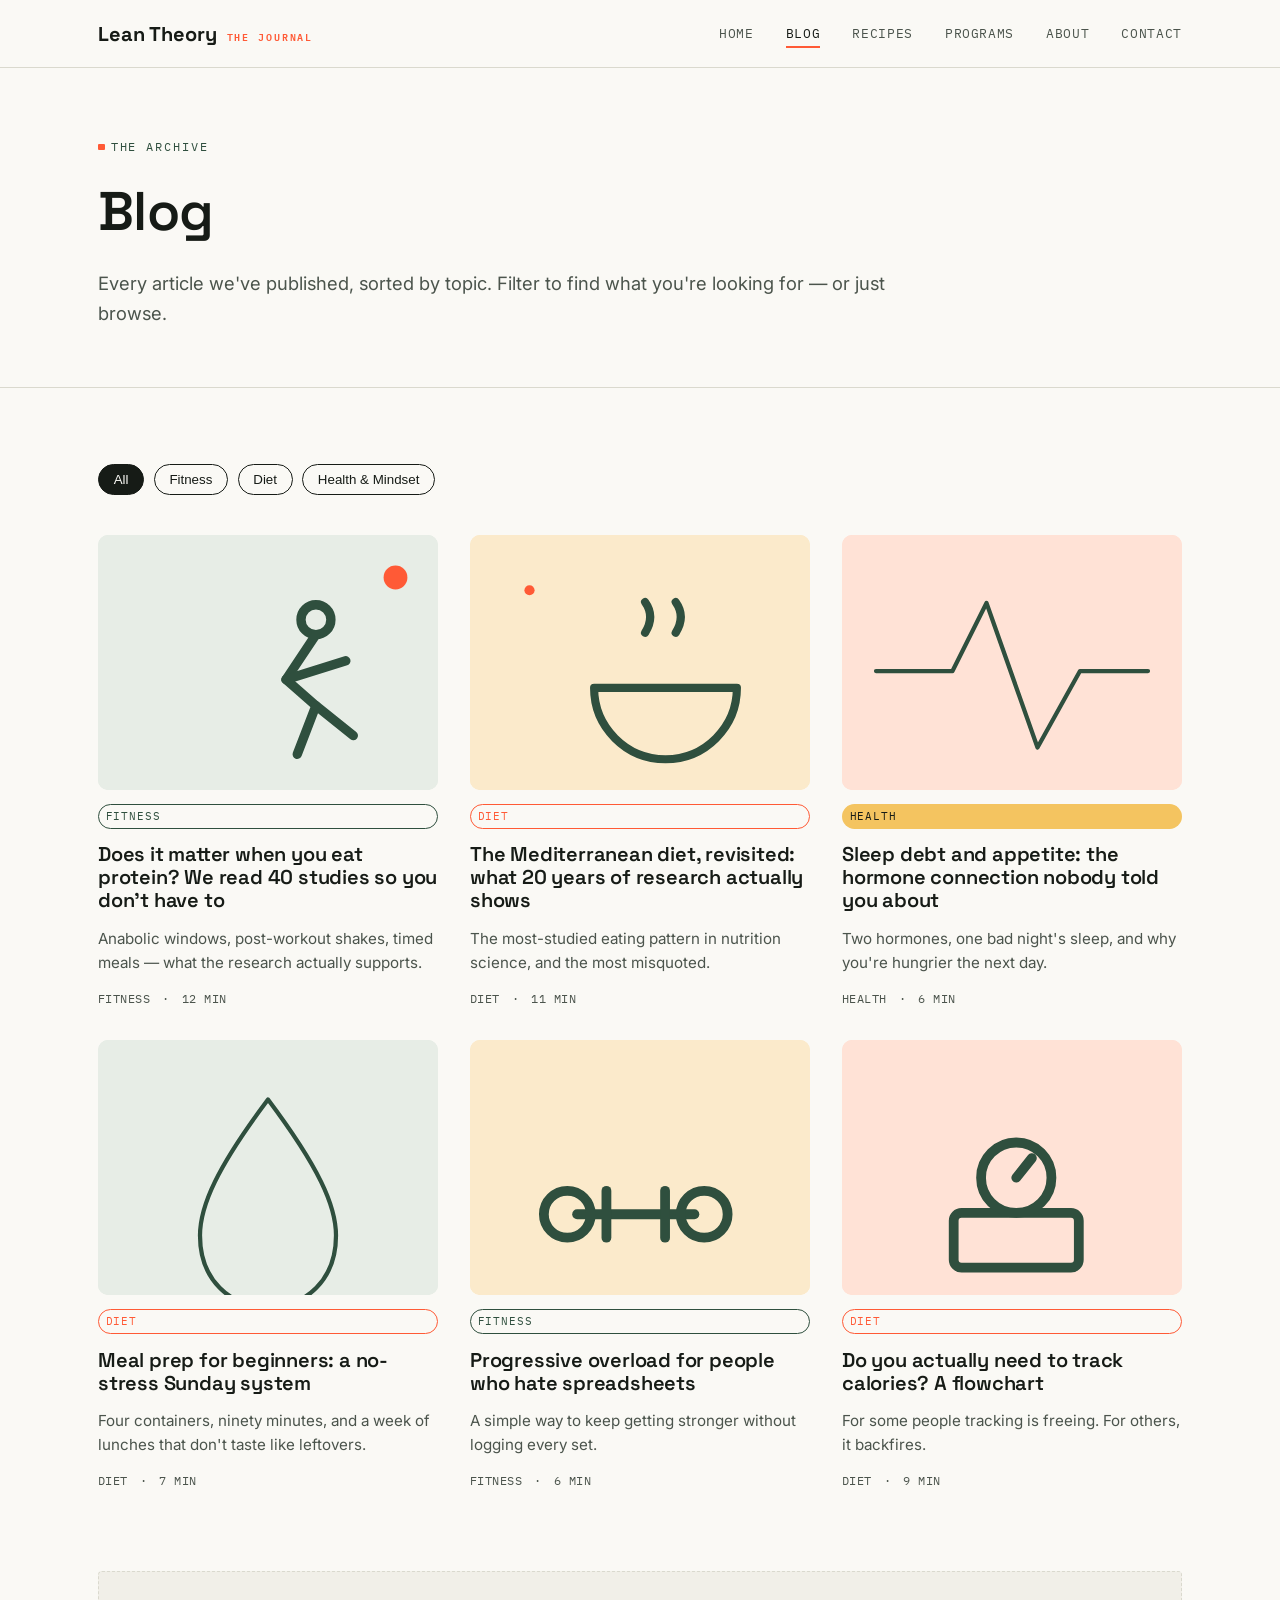
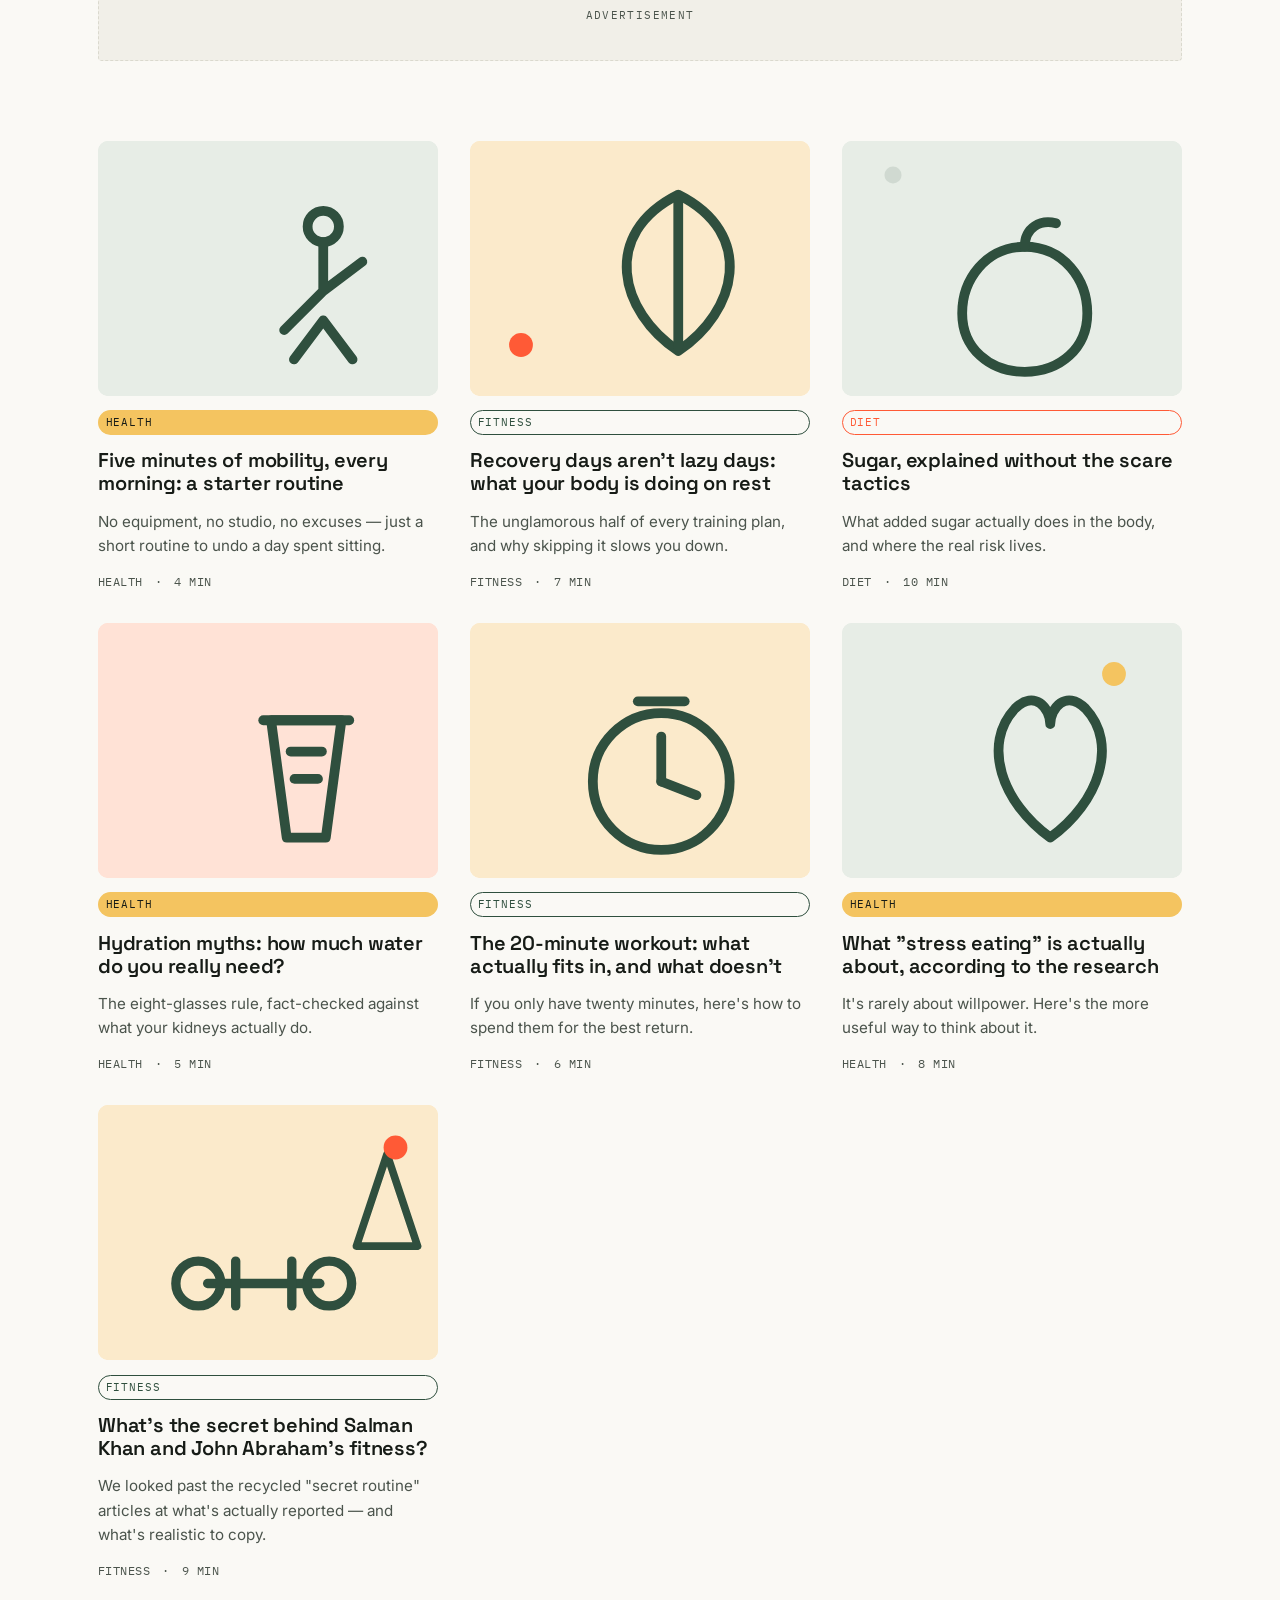
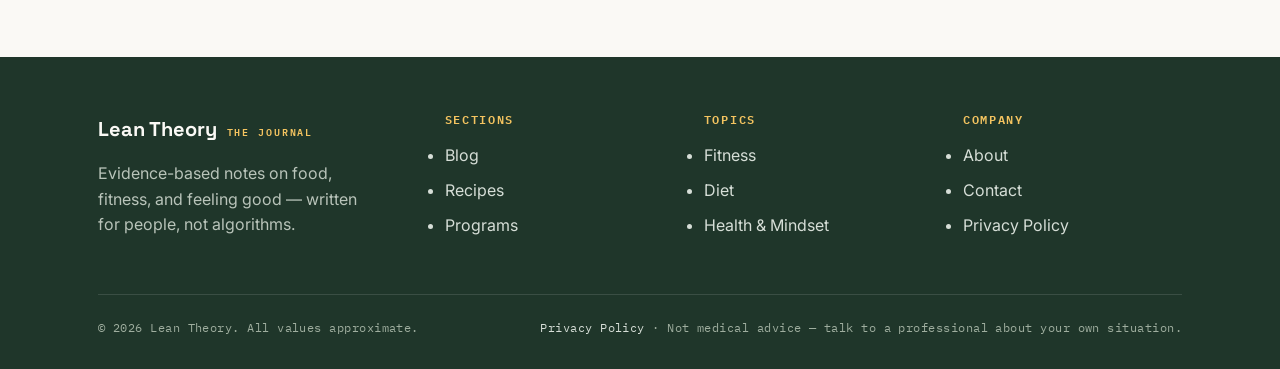
<file: blog.html>
<!DOCTYPE html>
<html lang="en">
<head>
<meta charset="UTF-8">
<meta name="viewport" content="width=device-width, initial-scale=1.0">
<title>Blog — Lean Theory</title>
<meta name="description" content="Articles on fitness, diet, and health, sorted by category.">
<link rel="preconnect" href="https://fonts.googleapis.com">
<link rel="preconnect" href="https://fonts.gstatic.com" crossorigin>
<link href="https://fonts.googleapis.com/css2?family=Space+Grotesk:wght@500;600;700&family=Inter:wght@400;500;600&family=IBM+Plex+Mono:wght@400;500;600&display=swap" rel="stylesheet">
<link rel="stylesheet" href="style.css">

<!-- ============================================================
     Google AdSense
     1. Sign up and get your site approved at https://www.google.com/adsense
     2. Replace ca-pub-0000000000000000 below with your publisher ID
     3. Delete the two comment-marker lines around the script tag below to activate
     ============================================================ -->
<!--
<script async src="https://pagead2.googlesyndication.com/pagead/js/adsbygoogle.js?client=ca-pub-0000000000000000" crossorigin="anonymous"></script>
-->
</head>
<body>

<header class="site-header">
  <nav class="nav">
    <a class="brand" href="index.html">Lean Theory <small>THE JOURNAL</small></a>
    <button class="nav-toggle" aria-label="Toggle navigation" aria-expanded="false"><span></span></button>
    <ul class="nav-links">
      <li><a href="index.html">Home</a></li>
      <li><a href="blog.html" aria-current="page">Blog</a></li>
      <li><a href="recipes.html">Recipes</a></li>
      <li><a href="programs.html">Programs</a></li>
      <li><a href="about.html">About</a></li>
      <li><a href="contact.html">Contact</a></li>
    </ul>
  </nav>
</header>

<main>

  <section class="page-header">
    <div class="container">
      <span class="eyebrow">The Archive</span>
      <h1>Blog</h1>
      <p class="lede">Every article we've published, sorted by topic. Filter to find what you're looking for — or just browse.</p>
    </div>
  </section>

  <section class="section">
    <div class="container">

      <div class="filter-bar">
        <button class="is-active" data-filter="all">All</button>
        <button data-filter="fitness">Fitness</button>
        <button data-filter="diet">Diet</button>
        <button data-filter="health">Health &amp; Mindset</button>
      </div>

      <div class="card-grid">

        <article class="card" data-category="fitness">
          <div class="card-thumb">
            <svg viewBox="0 0 400 300" preserveAspectRatio="xMidYMid slice" role="img" aria-label="Illustration of a runner">
              <rect width="400" height="300" fill="#E7EDE6"/>
              <g stroke="#2F4F3E" stroke-width="5" fill="none" stroke-linecap="round" stroke-linejoin="round" transform="translate(120,60) scale(2.2)">
                <circle cx="62" cy="18" r="8"/>
                <path d="M62 26 L46 50 L62 64 L52 90"/>
                <path d="M46 50 L78 40"/>
                <path d="M62 64 L82 80"/>
              </g>
              <circle cx="350" cy="50" r="14" fill="#FF5A36"/>
            </svg>
          </div>
          <span class="tag tag--moss">Fitness</span>
          <h3><a href="post.html">Does it matter when you eat protein? We read 40 studies so you don't have to</a></h3>
          <p>Anabolic windows, post-workout shakes, timed meals — what the research actually supports.</p>
          <div class="card-meta"><span>Fitness</span><span>·</span><span>12 min</span></div>
        </article>

        <article class="card" data-category="diet">
          <div class="card-thumb card-thumb--sand">
            <svg viewBox="0 0 400 300" preserveAspectRatio="xMidYMid slice" role="img" aria-label="Illustration of a bowl of food">
              <rect width="400" height="300" fill="#FBEACB"/>
              <g stroke="#2F4F3E" stroke-width="4" fill="none" stroke-linecap="round" stroke-linejoin="round" transform="translate(110,55) scale(2.4)">
                <path d="M15 52 a35 35 0 0 0 70 0 Z"/>
                <path d="M40 25 q5 -8 0 -15"/>
                <path d="M55 25 q5 -8 0 -15"/>
              </g>
              <circle cx="70" cy="65" r="6" fill="#FF5A36" stroke="none"/>
            </svg>
          </div>
          <span class="tag tag--citrus">Diet</span>
          <h3><a href="post.html">The Mediterranean diet, revisited: what 20 years of research actually shows</a></h3>
          <p>The most-studied eating pattern in nutrition science, and the most misquoted.</p>
          <div class="card-meta"><span>Diet</span><span>·</span><span>11 min</span></div>
        </article>

        <article class="card" data-category="health">
          <div class="card-thumb card-thumb--citrus">
            <svg viewBox="0 0 400 300" preserveAspectRatio="xMidYMid slice" role="img" aria-label="Illustration of a heart rate line">
              <rect width="400" height="300" fill="#FFE2D6"/>
              <polyline points="40,160 130,160 170,80 230,250 280,160 360,160" stroke="#2F4F3E" stroke-width="5" fill="none" stroke-linecap="round" stroke-linejoin="round"/>
            </svg>
          </div>
          <span class="tag tag--sand">Health</span>
          <h3><a href="post.html">Sleep debt and appetite: the hormone connection nobody told you about</a></h3>
          <p>Two hormones, one bad night's sleep, and why you're hungrier the next day.</p>
          <div class="card-meta"><span>Health</span><span>·</span><span>6 min</span></div>
        </article>

        <article class="card" data-category="diet">
          <div class="card-thumb">
            <svg viewBox="0 0 400 300" preserveAspectRatio="xMidYMid slice" role="img" aria-label="Illustration of a water drop">
              <rect width="400" height="300" fill="#E7EDE6"/>
              <path d="M200 70 C260 150 280 195 280 230 C280 282 245 314 200 314 C155 314 120 282 120 230 C120 195 140 150 200 70 Z" stroke="#2F4F3E" stroke-width="5" fill="none" stroke-linecap="round" stroke-linejoin="round"/>
            </svg>
          </div>
          <span class="tag tag--citrus">Diet</span>
          <h3><a href="post.html">Meal prep for beginners: a no-stress Sunday system</a></h3>
          <p>Four containers, ninety minutes, and a week of lunches that don't taste like leftovers.</p>
          <div class="card-meta"><span>Diet</span><span>·</span><span>7 min</span></div>
        </article>

        <article class="card" data-category="fitness">
          <div class="card-thumb card-thumb--sand">
            <svg viewBox="0 0 400 300" preserveAspectRatio="xMidYMid slice" role="img" aria-label="Illustration of a dumbbell">
              <rect width="400" height="300" fill="#FBEACB"/>
              <g stroke="#2F4F3E" stroke-width="5" fill="none" stroke-linecap="round" stroke-linejoin="round" transform="translate(80,90) scale(2.3)">
                <line x1="20" y1="50" x2="80" y2="50"/>
                <circle cx="15" cy="50" r="12"/>
                <circle cx="85" cy="50" r="12"/>
                <line x1="35" y1="38" x2="35" y2="62"/>
                <line x1="65" y1="38" x2="65" y2="62"/>
              </g>
            </svg>
          </div>
          <span class="tag tag--moss">Fitness</span>
          <h3><a href="post.html">Progressive overload for people who hate spreadsheets</a></h3>
          <p>A simple way to keep getting stronger without logging every set.</p>
          <div class="card-meta"><span>Fitness</span><span>·</span><span>6 min</span></div>
        </article>

        <article class="card" data-category="diet">
          <div class="card-thumb card-thumb--citrus">
            <svg viewBox="0 0 400 300" preserveAspectRatio="xMidYMid slice" role="img" aria-label="Illustration of a kitchen scale">
              <rect width="400" height="300" fill="#FFE2D6"/>
              <g stroke="#2F4F3E" stroke-width="5" fill="none" stroke-linecap="round" stroke-linejoin="round" transform="translate(90,70) scale(2.3)">
                <rect x="18" y="58" width="64" height="28" rx="4"/>
                <circle cx="50" cy="40" r="18"/>
                <line x1="50" y1="40" x2="58" y2="30"/>
              </g>
            </svg>
          </div>
          <span class="tag tag--citrus">Diet</span>
          <h3><a href="post.html">Do you actually need to track calories? A flowchart</a></h3>
          <p>For some people tracking is freeing. For others, it backfires.</p>
          <div class="card-meta"><span>Diet</span><span>·</span><span>9 min</span></div>
        </article>

        <div class="ad-slot ad-slot--inline">Advertisement</div>

        <article class="card" data-category="health">
          <div class="card-thumb">
            <svg viewBox="0 0 400 300" preserveAspectRatio="xMidYMid slice" role="img" aria-label="Illustration of a stretching figure">
              <rect width="400" height="300" fill="#E7EDE6"/>
              <g stroke="#2F4F3E" stroke-width="5" fill="none" stroke-linecap="round" stroke-linejoin="round" transform="translate(150,50) scale(2.3)">
                <circle cx="50" cy="22" r="8"/>
                <path d="M50 30 L50 55 M50 55 L30 75 M50 55 L70 40 M50 70 L65 90 M50 70 L35 90"/>
              </g>
            </svg>
          </div>
          <span class="tag tag--sand">Health</span>
          <h3><a href="post.html">Five minutes of mobility, every morning: a starter routine</a></h3>
          <p>No equipment, no studio, no excuses — just a short routine to undo a day spent sitting.</p>
          <div class="card-meta"><span>Health</span><span>·</span><span>4 min</span></div>
        </article>

        <article class="card" data-category="fitness">
          <div class="card-thumb card-thumb--sand">
            <svg viewBox="0 0 400 300" preserveAspectRatio="xMidYMid slice" role="img" aria-label="Illustration of a leaf">
              <rect width="400" height="300" fill="#FBEACB"/>
              <g stroke="#2F4F3E" stroke-width="5" fill="none" stroke-linecap="round" stroke-linejoin="round" transform="translate(130,40) scale(2.3)">
                <path d="M50 90 C20 70 10 30 50 10 C90 30 80 70 50 90 Z"/>
                <path d="M50 88 L50 14"/>
              </g>
              <circle cx="60" cy="240" r="14" fill="#FF5A36"/>
            </svg>
          </div>
          <span class="tag tag--moss">Fitness</span>
          <h3><a href="post.html">Recovery days aren't lazy days: what your body is doing on rest</a></h3>
          <p>The unglamorous half of every training plan, and why skipping it slows you down.</p>
          <div class="card-meta"><span>Fitness</span><span>·</span><span>7 min</span></div>
        </article>

        <article class="card" data-category="diet">
          <div class="card-thumb">
            <svg viewBox="0 0 400 300" preserveAspectRatio="xMidYMid slice" role="img" aria-label="Illustration of an apple">
              <rect width="400" height="300" fill="#E7EDE6"/>
              <g stroke="#2F4F3E" stroke-width="5" fill="none" stroke-linecap="round" stroke-linejoin="round" transform="translate(100,60) scale(2.3)">
                <path d="M50 28 C30 28 18 45 18 62 C18 80 32 92 50 92 C68 92 82 80 82 62 C82 45 70 28 50 28 Z"/>
                <path d="M50 28 C50 18 58 14 66 16"/>
              </g>
              <circle cx="60" cy="40" r="10" fill="#2F4F3E" opacity="0.12" stroke="none"/>
            </svg>
          </div>
          <span class="tag tag--citrus">Diet</span>
          <h3><a href="post.html">Sugar, explained without the scare tactics</a></h3>
          <p>What added sugar actually does in the body, and where the real risk lives.</p>
          <div class="card-meta"><span>Diet</span><span>·</span><span>10 min</span></div>
        </article>

        <article class="card" data-category="health">
          <div class="card-thumb card-thumb--citrus">
            <svg viewBox="0 0 400 300" preserveAspectRatio="xMidYMid slice" role="img" aria-label="Illustration of a blender">
              <rect width="400" height="300" fill="#FFE2D6"/>
              <g stroke="#2F4F3E" stroke-width="5" fill="none" stroke-linecap="round" stroke-linejoin="round" transform="translate(130,50) scale(2.3)">
                <path d="M32 28 L68 28 L60 88 L40 88 Z"/>
                <line x1="28" y1="28" x2="72" y2="28"/>
                <line x1="42" y1="44" x2="58" y2="44"/>
                <line x1="44" y1="58" x2="56" y2="58"/>
              </g>
            </svg>
          </div>
          <span class="tag tag--sand">Health</span>
          <h3><a href="post.html">Hydration myths: how much water do you really need?</a></h3>
          <p>The eight-glasses rule, fact-checked against what your kidneys actually do.</p>
          <div class="card-meta"><span>Health</span><span>·</span><span>5 min</span></div>
        </article>

        <article class="card" data-category="fitness">
          <div class="card-thumb card-thumb--sand">
            <svg viewBox="0 0 400 300" preserveAspectRatio="xMidYMid slice" role="img" aria-label="Illustration of a timer">
              <rect width="400" height="300" fill="#FBEACB"/>
              <g stroke="#2F4F3E" stroke-width="5" fill="none" stroke-linecap="round" stroke-linejoin="round" transform="translate(110,60) scale(2.3)">
                <circle cx="50" cy="55" r="35"/>
                <line x1="50" y1="55" x2="50" y2="32"/>
                <line x1="50" y1="55" x2="68" y2="62"/>
                <line x1="38" y1="14" x2="62" y2="14"/>
              </g>
            </svg>
          </div>
          <span class="tag tag--moss">Fitness</span>
          <h3><a href="post.html">The 20-minute workout: what actually fits in, and what doesn't</a></h3>
          <p>If you only have twenty minutes, here's how to spend them for the best return.</p>
          <div class="card-meta"><span>Fitness</span><span>·</span><span>6 min</span></div>
        </article>

        <article class="card" data-category="health">
          <div class="card-thumb">
            <svg viewBox="0 0 400 300" preserveAspectRatio="xMidYMid slice" role="img" aria-label="Illustration of a leaf with a heart">
              <rect width="400" height="300" fill="#E7EDE6"/>
              <g stroke="#2F4F3E" stroke-width="5" fill="none" stroke-linecap="round" stroke-linejoin="round" transform="translate(130,50) scale(2.3)">
                <path d="M50 88 C25 70 15 40 32 22 C42 12 50 22 50 30 C50 22 58 12 68 22 C85 40 75 70 50 88 Z"/>
              </g>
              <circle cx="320" cy="60" r="14" fill="#F4C460"/>
            </svg>
          </div>
          <span class="tag tag--sand">Health</span>
          <h3><a href="post.html">What "stress eating" is actually about, according to the research</a></h3>
          <p>It's rarely about willpower. Here's the more useful way to think about it.</p>
          <div class="card-meta"><span>Health</span><span>·</span><span>8 min</span></div>
        </article>

        <article class="card" data-category="fitness">
          <div class="card-thumb card-thumb--sand">
            <svg viewBox="0 0 400 300" preserveAspectRatio="xMidYMid slice" role="img" aria-label="Illustration of a dumbbell and a spotlight">
              <rect width="400" height="300" fill="#FBEACB"/>
              <g stroke="#2F4F3E" stroke-width="5" fill="none" stroke-linecap="round" stroke-linejoin="round" transform="translate(85,100) scale(2.2)">
                <line x1="20" y1="50" x2="80" y2="50"/>
                <circle cx="15" cy="50" r="12"/>
                <circle cx="85" cy="50" r="12"/>
                <line x1="35" y1="38" x2="35" y2="62"/>
                <line x1="65" y1="38" x2="65" y2="62"/>
              </g>
              <g stroke="#2F4F3E" stroke-width="5" fill="none" stroke-linecap="round" stroke-linejoin="round" transform="translate(250,40) scale(1.8)">
                <path d="M30 70 L50 10 L70 70 Z"/>
              </g>
              <circle cx="350" cy="50" r="14" fill="#FF5A36"/>
            </svg>
          </div>
          <span class="tag tag--moss">Fitness</span>
          <h3><a href="post-2.html">What's the secret behind Salman Khan and John Abraham's fitness?</a></h3>
          <p>We looked past the recycled "secret routine" articles at what's actually reported — and what's realistic to copy.</p>
          <div class="card-meta"><span>Fitness</span><span>·</span><span>9 min</span></div>
        </article>

      </div>

    </div>
  </section>

</main>

<footer class="site-footer">
  <div class="container">
    <div class="footer-grid">
      <div>
        <a class="brand" href="index.html">Lean Theory <small>THE JOURNAL</small></a>
        <p style="margin-top:1rem; color:#B9C4BA; max-width:28ch;">Evidence-based notes on food, fitness, and feeling good — written for people, not algorithms.</p>
      </div>
      <div>
        <h4>Sections</h4>
        <ul>
          <li><a href="blog.html">Blog</a></li>
          <li><a href="recipes.html">Recipes</a></li>
          <li><a href="programs.html">Programs</a></li>
        </ul>
      </div>
      <div>
        <h4>Topics</h4>
        <ul>
          <li><a href="blog.html">Fitness</a></li>
          <li><a href="blog.html">Diet</a></li>
          <li><a href="blog.html">Health &amp; Mindset</a></li>
        </ul>
      </div>
      <div>
        <h4>Company</h4>
        <ul>
          <li><a href="about.html">About</a></li>
          <li><a href="contact.html">Contact</a></li>
          <li><a href="privacy-policy.html">Privacy Policy</a></li>
        </ul>
      </div>
    </div>
    <div class="footer-bottom">
      <span>© 2026 Lean Theory. All values approximate.</span>
      <span><a href="privacy-policy.html">Privacy Policy</a> · Not medical advice — talk to a professional about your own situation.</span>
    </div>
  </div>
</footer>

<script src="script.js"></script>
</body>
</html>
</file>
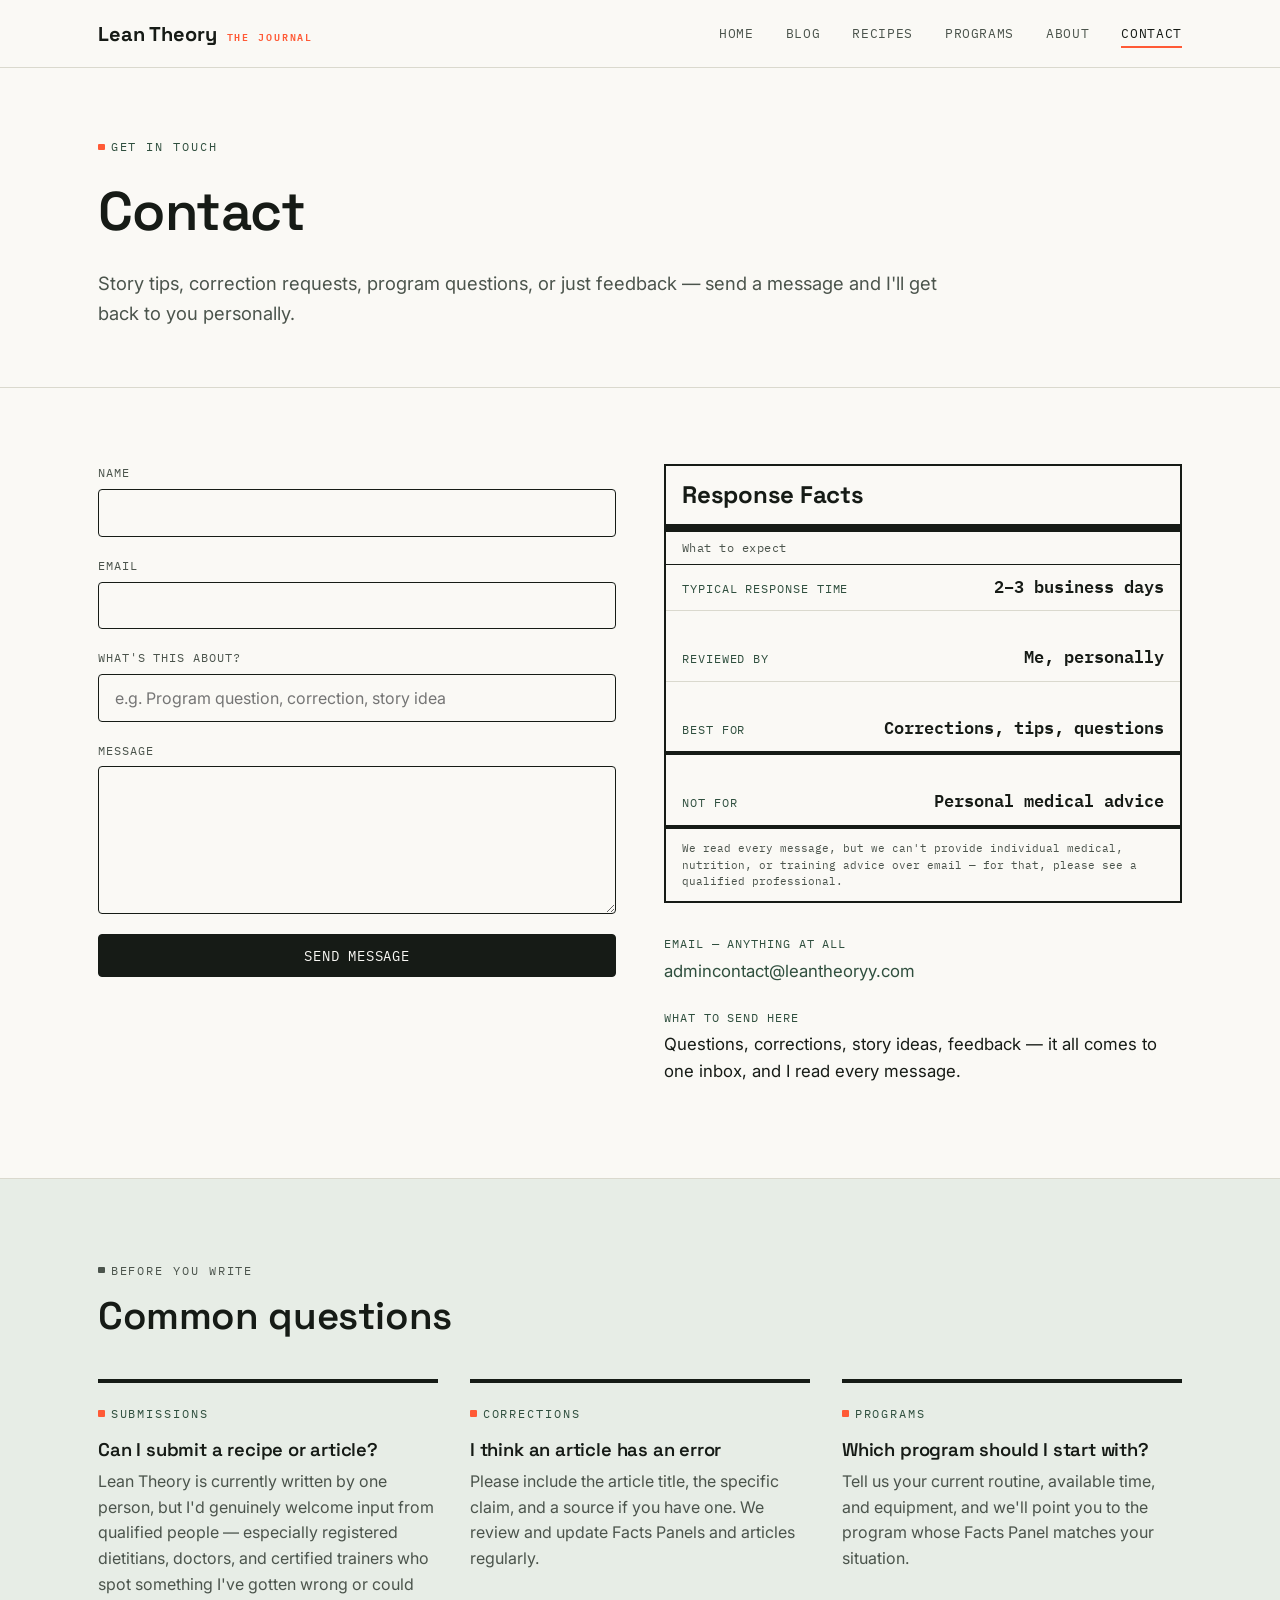
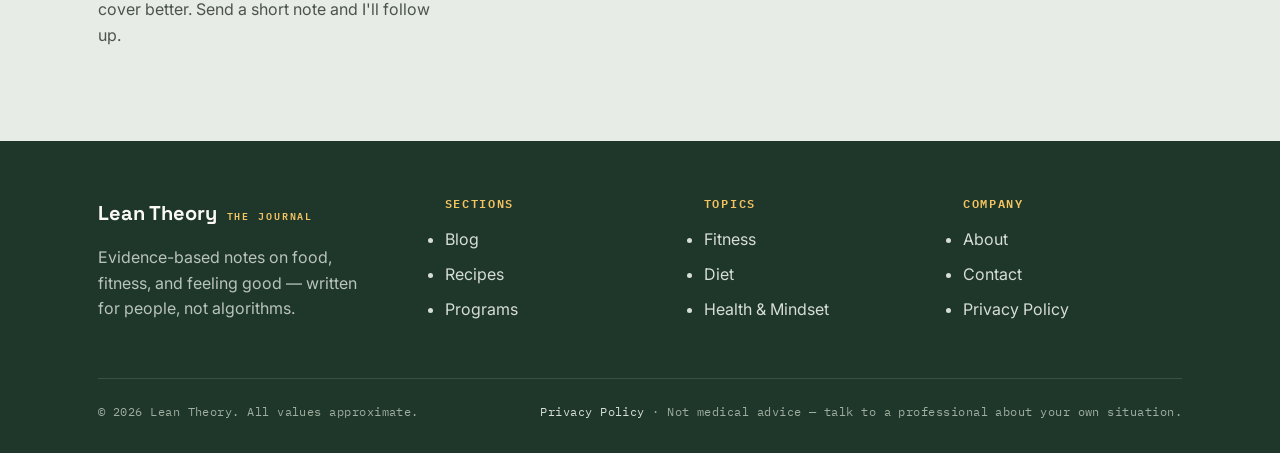
<file: contact.html>
<!DOCTYPE html>
<html lang="en">
<head>
<meta charset="UTF-8">
<meta name="viewport" content="width=device-width, initial-scale=1.0">
<title>Contact — Lean Theory</title>
<meta name="description" content="Get in touch with Lean Theory — story tips, corrections, and program questions.">
<link rel="preconnect" href="https://fonts.googleapis.com">
<link rel="preconnect" href="https://fonts.gstatic.com" crossorigin>
<link href="https://fonts.googleapis.com/css2?family=Space+Grotesk:wght@500;600;700&family=Inter:wght@400;500;600&family=IBM+Plex+Mono:wght@400;500;600&display=swap" rel="stylesheet">
<link rel="stylesheet" href="style.css">

<!-- ============================================================
     Google AdSense
     1. Sign up and get your site approved at https://www.google.com/adsense
     2. Replace ca-pub-0000000000000000 below with your publisher ID
     3. Delete the two comment-marker lines around the script tag below to activate
     ============================================================ -->
<!--
<script async src="https://pagead2.googlesyndication.com/pagead/js/adsbygoogle.js?client=ca-pub-0000000000000000" crossorigin="anonymous"></script>
-->
</head>
<body>

<header class="site-header">
  <nav class="nav">
    <a class="brand" href="index.html">Lean Theory <small>THE JOURNAL</small></a>
    <button class="nav-toggle" aria-label="Toggle navigation" aria-expanded="false"><span></span></button>
    <ul class="nav-links">
      <li><a href="index.html">Home</a></li>
      <li><a href="blog.html">Blog</a></li>
      <li><a href="recipes.html">Recipes</a></li>
      <li><a href="programs.html">Programs</a></li>
      <li><a href="about.html">About</a></li>
      <li><a href="contact.html" aria-current="page">Contact</a></li>
    </ul>
  </nav>
</header>

<main>

  <section class="page-header">
    <div class="container">
      <span class="eyebrow">Get In Touch</span>
      <h1>Contact</h1>
      <p class="lede">Story tips, correction requests, program questions, or just feedback — send a message and I'll get back to you personally.</p>
    </div>
  </section>

  <section class="section">
    <div class="container contact-grid">

      <form data-static-form>
        <div class="form-field">
          <label for="name">Name</label>
          <input type="text" id="name" name="name" required>
        </div>
        <div class="form-field">
          <label for="email">Email</label>
          <input type="email" id="email" name="email" required>
        </div>
        <div class="form-field">
          <label for="topic">What's this about?</label>
          <input type="text" id="topic" name="topic" placeholder="e.g. Program question, correction, story idea">
        </div>
        <div class="form-field">
          <label for="message">Message</label>
          <textarea id="message" name="message" rows="6" required></textarea>
        </div>
        <button class="btn btn-primary btn-block" type="submit">Send message</button>
        <p class="form-note" style="margin-top:1rem; font-family:var(--font-mono); font-size:0.85rem; color:var(--moss);"></p>
      </form>

      <div class="contact-info">
        <div class="facts-panel" style="margin-bottom:2rem;">
          <div class="facts-panel__title">Response Facts</div>
          <div class="facts-panel__sub">What to expect</div>
          <dl style="margin:0;">
            <div class="facts-row"><dt>Typical response time</dt><dd>2–3 business days</dd></div>
            <div class="facts-row"><dt>Reviewed by</dt><dd>Me, personally</dd></div>
            <div class="facts-row facts-row--divider"><dt>Best for</dt><dd>Corrections, tips, questions</dd></div>
            <div class="facts-row"><dt>Not for</dt><dd>Personal medical advice</dd></div>
          </dl>
          <div class="facts-panel__footer">We read every message, but we can't provide individual medical, nutrition, or training advice over email — for that, please see a qualified professional.</div>
        </div>

        <dl>
          <div>
            <dt>Email — anything at all</dt>
            <dd><a href="mailto:admincontact@leantheoryy.com">admincontact@leantheoryy.com</a></dd>
          </div>
          <div>
            <dt>What to send here</dt>
            <dd>Questions, corrections, story ideas, feedback — it all comes to one inbox, and I read every message.</dd>
          </div>
        </dl>
      </div>

    </div>
  </section>

  <section class="section section--tint">
    <div class="container">
      <div class="section-head">
        <div>
          <span class="eyebrow eyebrow--muted">Before You Write</span>
          <h2>Common questions</h2>
        </div>
      </div>
      <div class="value-list">
        <div class="value-item">
          <span class="eyebrow">Submissions</span>
          <h3 style="font-size:1.15rem; margin-top:0.5rem;">Can I submit a recipe or article?</h3>
          <p style="color:var(--ink-soft);">Lean Theory is currently written by one person, but I'd genuinely welcome input from qualified people — especially registered dietitians, doctors, and certified trainers who spot something I've gotten wrong or could cover better. Send a short note and I'll follow up.</p>
        </div>
        <div class="value-item">
          <span class="eyebrow">Corrections</span>
          <h3 style="font-size:1.15rem; margin-top:0.5rem;">I think an article has an error</h3>
          <p style="color:var(--ink-soft);">Please include the article title, the specific claim, and a source if you have one. We review and update Facts Panels and articles regularly.</p>
        </div>
        <div class="value-item">
          <span class="eyebrow">Programs</span>
          <h3 style="font-size:1.15rem; margin-top:0.5rem;">Which program should I start with?</h3>
          <p style="color:var(--ink-soft);">Tell us your current routine, available time, and equipment, and we'll point you to the program whose Facts Panel matches your situation.</p>
        </div>
      </div>
    </div>
  </section>

</main>

<footer class="site-footer">
  <div class="container">
    <div class="footer-grid">
      <div>
        <a class="brand" href="index.html">Lean Theory <small>THE JOURNAL</small></a>
        <p style="margin-top:1rem; color:#B9C4BA; max-width:28ch;">Evidence-based notes on food, fitness, and feeling good — written for people, not algorithms.</p>
      </div>
      <div>
        <h4>Sections</h4>
        <ul>
          <li><a href="blog.html">Blog</a></li>
          <li><a href="recipes.html">Recipes</a></li>
          <li><a href="programs.html">Programs</a></li>
        </ul>
      </div>
      <div>
        <h4>Topics</h4>
        <ul>
          <li><a href="blog.html">Fitness</a></li>
          <li><a href="blog.html">Diet</a></li>
          <li><a href="blog.html">Health &amp; Mindset</a></li>
        </ul>
      </div>
      <div>
        <h4>Company</h4>
        <ul>
          <li><a href="about.html">About</a></li>
          <li><a href="contact.html">Contact</a></li>
          <li><a href="privacy-policy.html">Privacy Policy</a></li>
        </ul>
      </div>
    </div>
    <div class="footer-bottom">
      <span>© 2026 Lean Theory. All values approximate.</span>
      <span><a href="privacy-policy.html">Privacy Policy</a> · Not medical advice — talk to a professional about your own situation.</span>
    </div>
  </div>
</footer>

<script src="script.js"></script>
</body>
</html>
</file>
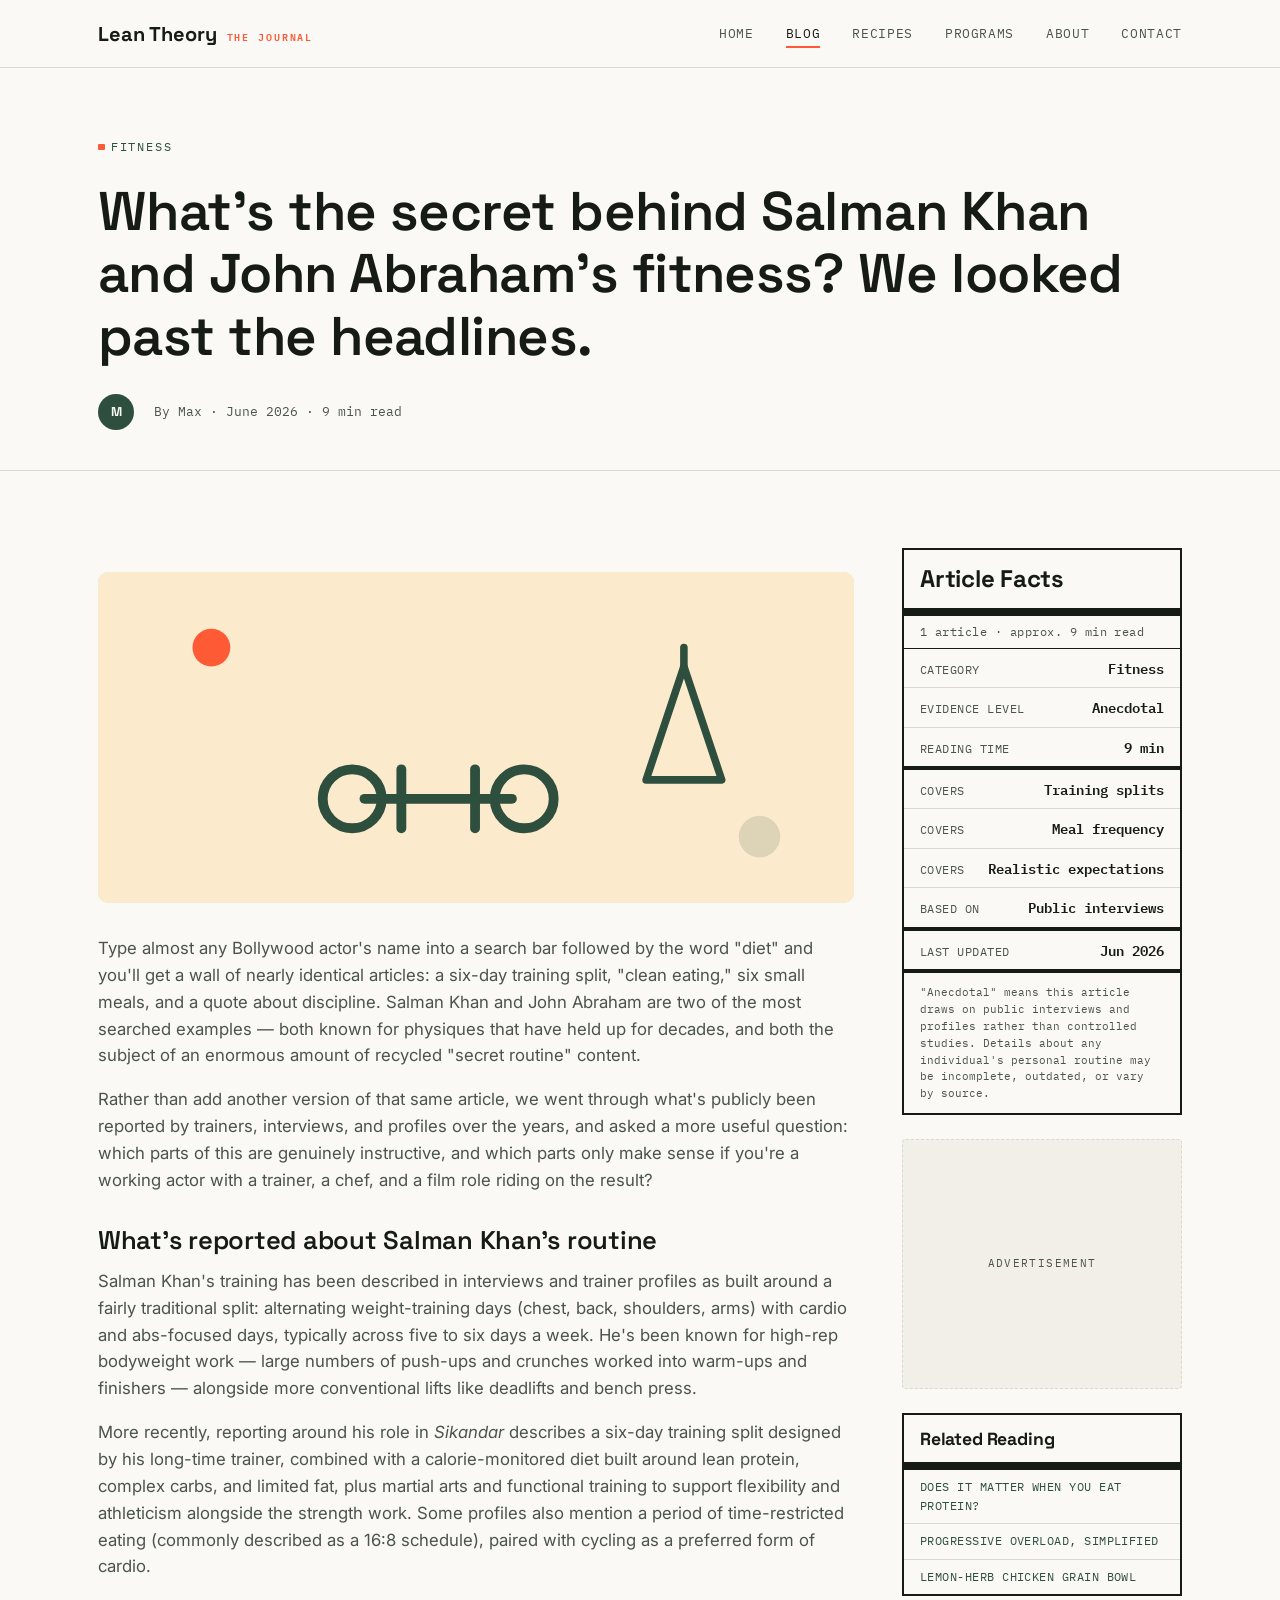
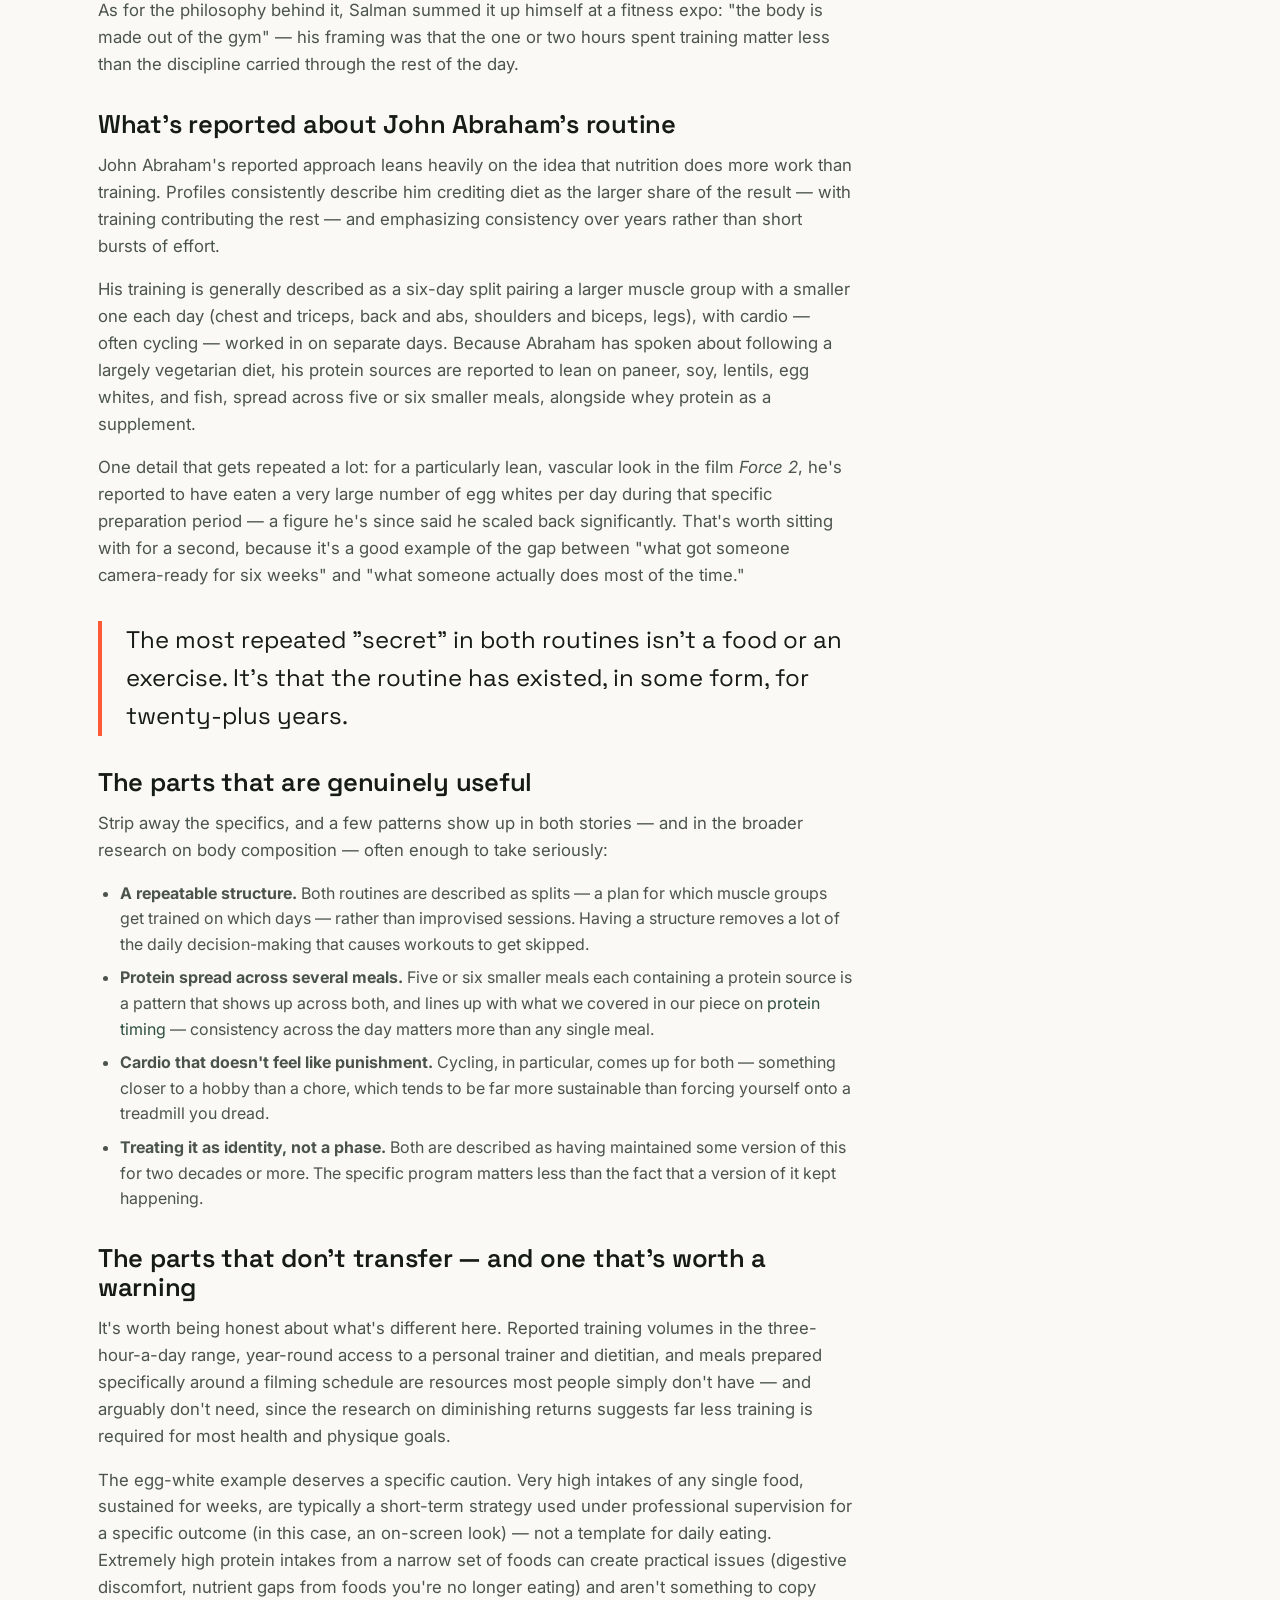
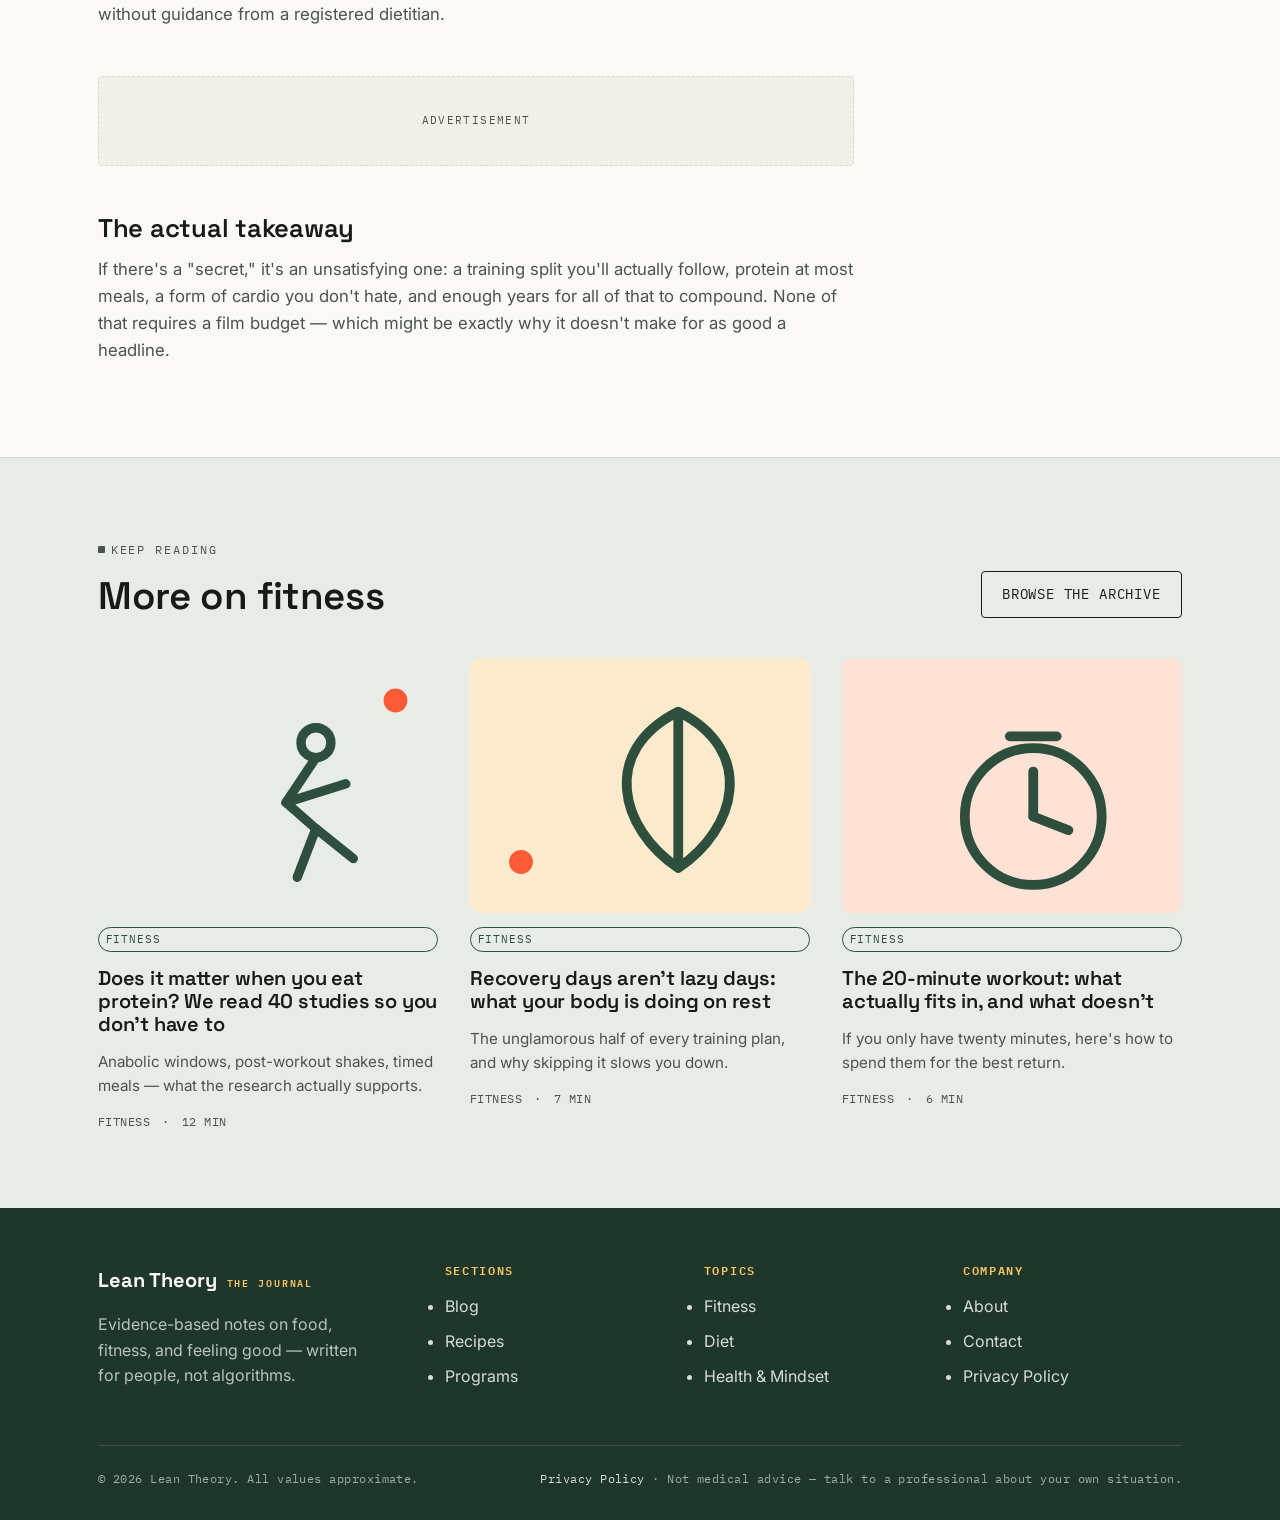
<file: post-2.html>
<!DOCTYPE html>
<html lang="en">
<head>
<meta charset="UTF-8">
<meta name="viewport" content="width=device-width, initial-scale=1.0">
<title>What's the Secret Behind Salman Khan and John Abraham's Fitness? — Lean Theory</title>
<meta name="description" content="We looked at what's publicly reported about two of Bollywood's most famous physiques, and separated the parts you can actually use from the parts you can't.">
<link rel="preconnect" href="https://fonts.googleapis.com">
<link rel="preconnect" href="https://fonts.gstatic.com" crossorigin>
<link href="https://fonts.googleapis.com/css2?family=Space+Grotesk:wght@500;600;700&family=Inter:wght@400;500;600&family=IBM+Plex+Mono:wght@400;500;600&display=swap" rel="stylesheet">
<link rel="stylesheet" href="style.css">

<!-- ============================================================
     Google AdSense
     1. Sign up and get your site approved at https://www.google.com/adsense
     2. Replace ca-pub-0000000000000000 below with your publisher ID
     3. Delete the two comment-marker lines around the script tag below to activate
     ============================================================ -->
<!--
<script async src="https://pagead2.googlesyndication.com/pagead/js/adsbygoogle.js?client=ca-pub-0000000000000000" crossorigin="anonymous"></script>
-->
</head>
<body>

<header class="site-header">
  <nav class="nav">
    <a class="brand" href="index.html">Lean Theory <small>THE JOURNAL</small></a>
    <button class="nav-toggle" aria-label="Toggle navigation" aria-expanded="false"><span></span></button>
    <ul class="nav-links">
      <li><a href="index.html">Home</a></li>
      <li><a href="blog.html" aria-current="page">Blog</a></li>
      <li><a href="recipes.html">Recipes</a></li>
      <li><a href="programs.html">Programs</a></li>
      <li><a href="about.html">About</a></li>
      <li><a href="contact.html">Contact</a></li>
    </ul>
  </nav>
</header>

<main>

  <section class="page-header">
    <div class="container">
      <span class="eyebrow">Fitness</span>
      <h1>What's the secret behind Salman Khan and John Abraham's fitness? We looked past the headlines.</h1>
      <div class="hero-meta" style="margin-top:1rem;">
        <span class="avatar">M</span>
        <span>By Max · June 2026 · 9 min read</span>
      </div>
    </div>
  </section>

  <section class="section">
    <div class="container post-layout">

      <div class="post-body">

        <div class="post-hero-thumb">
          <svg viewBox="0 0 800 350" preserveAspectRatio="xMidYMid slice" role="img" aria-label="Illustration of a dumbbell and a spotlight">
            <rect width="800" height="350" fill="#FBEACB"/>
            <g stroke="#2F4F3E" stroke-width="4" fill="none" stroke-linecap="round" stroke-linejoin="round" transform="translate(230,110) scale(2.6)">
              <line x1="20" y1="50" x2="80" y2="50"/>
              <circle cx="15" cy="50" r="12"/>
              <circle cx="85" cy="50" r="12"/>
              <line x1="35" y1="38" x2="35" y2="62"/>
              <line x1="65" y1="38" x2="65" y2="62"/>
            </g>
            <g stroke="#2F4F3E" stroke-width="4" fill="none" stroke-linecap="round" stroke-linejoin="round" transform="translate(520,80) scale(2)">
              <path d="M30 70 L50 10 L70 70 Z"/>
              <line x1="50" y1="10" x2="50" y2="0"/>
            </g>
            <circle cx="120" cy="80" r="20" fill="#FF5A36"/>
            <circle cx="700" cy="280" r="22" fill="#2F4F3E" opacity="0.15"/>
          </svg>
        </div>

        <p>Type almost any Bollywood actor's name into a search bar followed by the word "diet" and you'll get a wall of nearly identical articles: a six-day training split, "clean eating," six small meals, and a quote about discipline. Salman Khan and John Abraham are two of the most searched examples — both known for physiques that have held up for decades, and both the subject of an enormous amount of recycled "secret routine" content.</p>

        <p>Rather than add another version of that same article, we went through what's publicly been reported by trainers, interviews, and profiles over the years, and asked a more useful question: which parts of this are genuinely instructive, and which parts only make sense if you're a working actor with a trainer, a chef, and a film role riding on the result?</p>

        <h2>What's reported about Salman Khan's routine</h2>
        <p>Salman Khan's training has been described in interviews and trainer profiles as built around a fairly traditional split: alternating weight-training days (chest, back, shoulders, arms) with cardio and abs-focused days, typically across five to six days a week. He's been known for high-rep bodyweight work — large numbers of push-ups and crunches worked into warm-ups and finishers — alongside more conventional lifts like deadlifts and bench press.</p>

        <p>More recently, reporting around his role in <em>Sikandar</em> describes a six-day training split designed by his long-time trainer, combined with a calorie-monitored diet built around lean protein, complex carbs, and limited fat, plus martial arts and functional training to support flexibility and athleticism alongside the strength work. Some profiles also mention a period of time-restricted eating (commonly described as a 16:8 schedule), paired with cycling as a preferred form of cardio.</p>

        <p>As for the philosophy behind it, Salman summed it up himself at a fitness expo: "the body is made out of the gym" — his framing was that the one or two hours spent training matter less than the discipline carried through the rest of the day.</p>

        <h2>What's reported about John Abraham's routine</h2>
        <p>John Abraham's reported approach leans heavily on the idea that nutrition does more work than training. Profiles consistently describe him crediting diet as the larger share of the result — with training contributing the rest — and emphasizing consistency over years rather than short bursts of effort.</p>

        <p>His training is generally described as a six-day split pairing a larger muscle group with a smaller one each day (chest and triceps, back and abs, shoulders and biceps, legs), with cardio — often cycling — worked in on separate days. Because Abraham has spoken about following a largely vegetarian diet, his protein sources are reported to lean on paneer, soy, lentils, egg whites, and fish, spread across five or six smaller meals, alongside whey protein as a supplement.</p>

        <p>One detail that gets repeated a lot: for a particularly lean, vascular look in the film <em>Force 2</em>, he's reported to have eaten a very large number of egg whites per day during that specific preparation period — a figure he's since said he scaled back significantly. That's worth sitting with for a second, because it's a good example of the gap between "what got someone camera-ready for six weeks" and "what someone actually does most of the time."</p>

        <blockquote class="pull-quote">The most repeated "secret" in both routines isn't a food or an exercise. It's that the routine has existed, in some form, for twenty-plus years.</blockquote>

        <h2>The parts that are genuinely useful</h2>
        <p>Strip away the specifics, and a few patterns show up in both stories — and in the broader research on body composition — often enough to take seriously:</p>
        <ul>
          <li><strong>A repeatable structure.</strong> Both routines are described as splits — a plan for which muscle groups get trained on which days — rather than improvised sessions. Having a structure removes a lot of the daily decision-making that causes workouts to get skipped.</li>
          <li><strong>Protein spread across several meals.</strong> Five or six smaller meals each containing a protein source is a pattern that shows up across both, and lines up with what we covered in our piece on <a href="post.html">protein timing</a> — consistency across the day matters more than any single meal.</li>
          <li><strong>Cardio that doesn't feel like punishment.</strong> Cycling, in particular, comes up for both — something closer to a hobby than a chore, which tends to be far more sustainable than forcing yourself onto a treadmill you dread.</li>
          <li><strong>Treating it as identity, not a phase.</strong> Both are described as having maintained some version of this for two decades or more. The specific program matters less than the fact that a version of it kept happening.</li>
        </ul>

        <h2>The parts that don't transfer — and one that's worth a warning</h2>
        <p>It's worth being honest about what's different here. Reported training volumes in the three-hour-a-day range, year-round access to a personal trainer and dietitian, and meals prepared specifically around a filming schedule are resources most people simply don't have — and arguably don't need, since the research on diminishing returns suggests far less training is required for most health and physique goals.</p>

        <p>The egg-white example deserves a specific caution. Very high intakes of any single food, sustained for weeks, are typically a short-term strategy used under professional supervision for a specific outcome (in this case, an on-screen look) — not a template for daily eating. Extremely high protein intakes from a narrow set of foods can create practical issues (digestive discomfort, nutrient gaps from foods you're no longer eating) and aren't something to copy without guidance from a registered dietitian.</p>

        <div class="ad-slot ad-slot--inline">Advertisement</div>

        <h2>The actual takeaway</h2>
        <p>If there's a "secret," it's an unsatisfying one: a training split you'll actually follow, protein at most meals, a form of cardio you don't hate, and enough years for all of that to compound. None of that requires a film budget — which might be exactly why it doesn't make for as good a headline.</p>

      </div>

      <aside class="sidebar">
        <div class="facts-panel">
          <div class="facts-panel__title">Article Facts</div>
          <div class="facts-panel__sub">1 article · approx. 9 min read</div>
          <dl style="margin:0;">
            <div class="facts-row"><dt>Category</dt><dd>Fitness</dd></div>
            <div class="facts-row"><dt>Evidence level</dt><dd>Anecdotal</dd></div>
            <div class="facts-row facts-row--divider"><dt>Reading time</dt><dd>9 min</dd></div>
            <div class="facts-row"><dt>Covers</dt><dd>Training splits</dd></div>
            <div class="facts-row"><dt>Covers</dt><dd>Meal frequency</dd></div>
            <div class="facts-row"><dt>Covers</dt><dd>Realistic expectations</dd></div>
            <div class="facts-row facts-row--divider"><dt>Based on</dt><dd>Public interviews</dd></div>
            <div class="facts-row"><dt>Last updated</dt><dd>Jun 2026</dd></div>
          </dl>
          <div class="facts-panel__footer">"Anecdotal" means this article draws on public interviews and profiles rather than controlled studies. Details about any individual's personal routine may be incomplete, outdated, or vary by source.</div>
        </div>

        <div class="ad-slot ad-slot--sidebar">Advertisement</div>

        <div class="facts-panel">
          <div class="facts-panel__title" style="font-size:1.1rem;">Related Reading</div>
          <dl style="margin:0;">
            <div class="facts-row"><dt><a href="post.html">Does it matter when you eat protein?</a></dt></div>
            <div class="facts-row"><dt><a href="post.html">Progressive overload, simplified</a></dt></div>
            <div class="facts-row"><dt><a href="recipes.html">Lemon-herb chicken grain bowl</a></dt></div>
          </dl>
        </div>
      </aside>

    </div>
  </section>

  <section class="section section--tint">
    <div class="container">
      <div class="section-head">
        <div>
          <span class="eyebrow eyebrow--muted">Keep Reading</span>
          <h2>More on fitness</h2>
        </div>
        <a class="btn" href="blog.html">Browse the archive</a>
      </div>
      <div class="card-grid">
        <article class="card">
          <div class="card-thumb">
            <svg viewBox="0 0 400 300" preserveAspectRatio="xMidYMid slice" role="img" aria-label="Illustration of a runner">
              <rect width="400" height="300" fill="#E7EDE6"/>
              <g stroke="#2F4F3E" stroke-width="5" fill="none" stroke-linecap="round" stroke-linejoin="round" transform="translate(120,60) scale(2.2)">
                <circle cx="62" cy="18" r="8"/>
                <path d="M62 26 L46 50 L62 64 L52 90"/>
                <path d="M46 50 L78 40"/>
                <path d="M62 64 L82 80"/>
              </g>
              <circle cx="350" cy="50" r="14" fill="#FF5A36"/>
            </svg>
          </div>
          <span class="tag tag--moss">Fitness</span>
          <h3><a href="post.html">Does it matter when you eat protein? We read 40 studies so you don't have to</a></h3>
          <p>Anabolic windows, post-workout shakes, timed meals — what the research actually supports.</p>
          <div class="card-meta"><span>Fitness</span><span>·</span><span>12 min</span></div>
        </article>
        <article class="card">
          <div class="card-thumb card-thumb--sand">
            <svg viewBox="0 0 400 300" preserveAspectRatio="xMidYMid slice" role="img" aria-label="Illustration of a leaf">
              <rect width="400" height="300" fill="#FBEACB"/>
              <g stroke="#2F4F3E" stroke-width="5" fill="none" stroke-linecap="round" stroke-linejoin="round" transform="translate(130,40) scale(2.3)">
                <path d="M50 90 C20 70 10 30 50 10 C90 30 80 70 50 90 Z"/>
                <path d="M50 88 L50 14"/>
              </g>
              <circle cx="60" cy="240" r="14" fill="#FF5A36"/>
            </svg>
          </div>
          <span class="tag tag--moss">Fitness</span>
          <h3><a href="post.html">Recovery days aren't lazy days: what your body is doing on rest</a></h3>
          <p>The unglamorous half of every training plan, and why skipping it slows you down.</p>
          <div class="card-meta"><span>Fitness</span><span>·</span><span>7 min</span></div>
        </article>
        <article class="card">
          <div class="card-thumb card-thumb--citrus">
            <svg viewBox="0 0 400 300" preserveAspectRatio="xMidYMid slice" role="img" aria-label="Illustration of a timer">
              <rect width="400" height="300" fill="#FFE2D6"/>
              <g stroke="#2F4F3E" stroke-width="5" fill="none" stroke-linecap="round" stroke-linejoin="round" transform="translate(110,60) scale(2.3)">
                <circle cx="50" cy="55" r="35"/>
                <line x1="50" y1="55" x2="50" y2="32"/>
                <line x1="50" y1="55" x2="68" y2="62"/>
                <line x1="38" y1="14" x2="62" y2="14"/>
              </g>
            </svg>
          </div>
          <span class="tag tag--moss">Fitness</span>
          <h3><a href="post.html">The 20-minute workout: what actually fits in, and what doesn't</a></h3>
          <p>If you only have twenty minutes, here's how to spend them for the best return.</p>
          <div class="card-meta"><span>Fitness</span><span>·</span><span>6 min</span></div>
        </article>
      </div>
    </div>
  </section>

</main>

<footer class="site-footer">
  <div class="container">
    <div class="footer-grid">
      <div>
        <a class="brand" href="index.html">Lean Theory <small>THE JOURNAL</small></a>
        <p style="margin-top:1rem; color:#B9C4BA; max-width:28ch;">Evidence-based notes on food, fitness, and feeling good — written for people, not algorithms.</p>
      </div>
      <div>
        <h4>Sections</h4>
        <ul>
          <li><a href="blog.html">Blog</a></li>
          <li><a href="recipes.html">Recipes</a></li>
          <li><a href="programs.html">Programs</a></li>
        </ul>
      </div>
      <div>
        <h4>Topics</h4>
        <ul>
          <li><a href="blog.html">Fitness</a></li>
          <li><a href="blog.html">Diet</a></li>
          <li><a href="blog.html">Health &amp; Mindset</a></li>
        </ul>
      </div>
      <div>
        <h4>Company</h4>
        <ul>
          <li><a href="about.html">About</a></li>
          <li><a href="contact.html">Contact</a></li>
          <li><a href="privacy-policy.html">Privacy Policy</a></li>
        </ul>
      </div>
    </div>
    <div class="footer-bottom">
      <span>© 2026 Lean Theory. All values approximate.</span>
      <span><a href="privacy-policy.html">Privacy Policy</a> · Not medical advice — talk to a professional about your own situation.</span>
    </div>
  </div>
</footer>

<script src="script.js"></script>
</body>
</html>
</file>
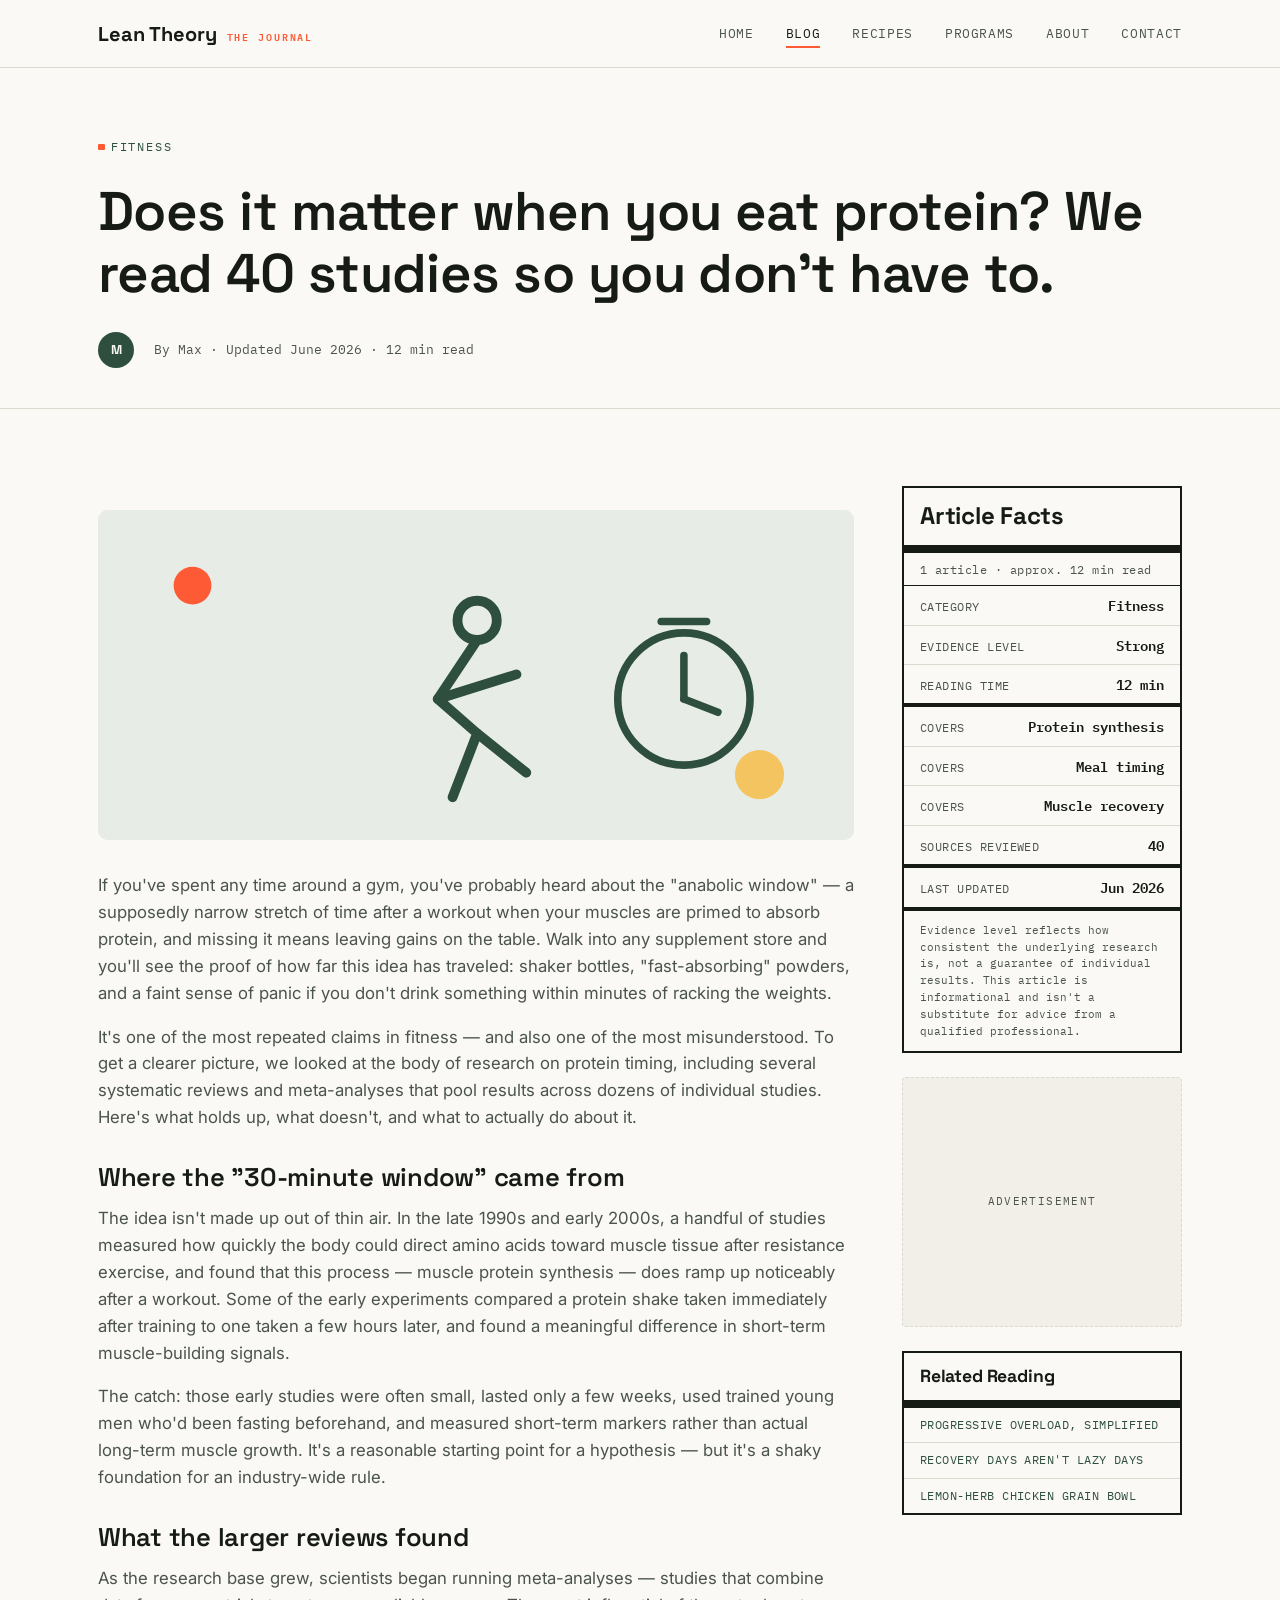
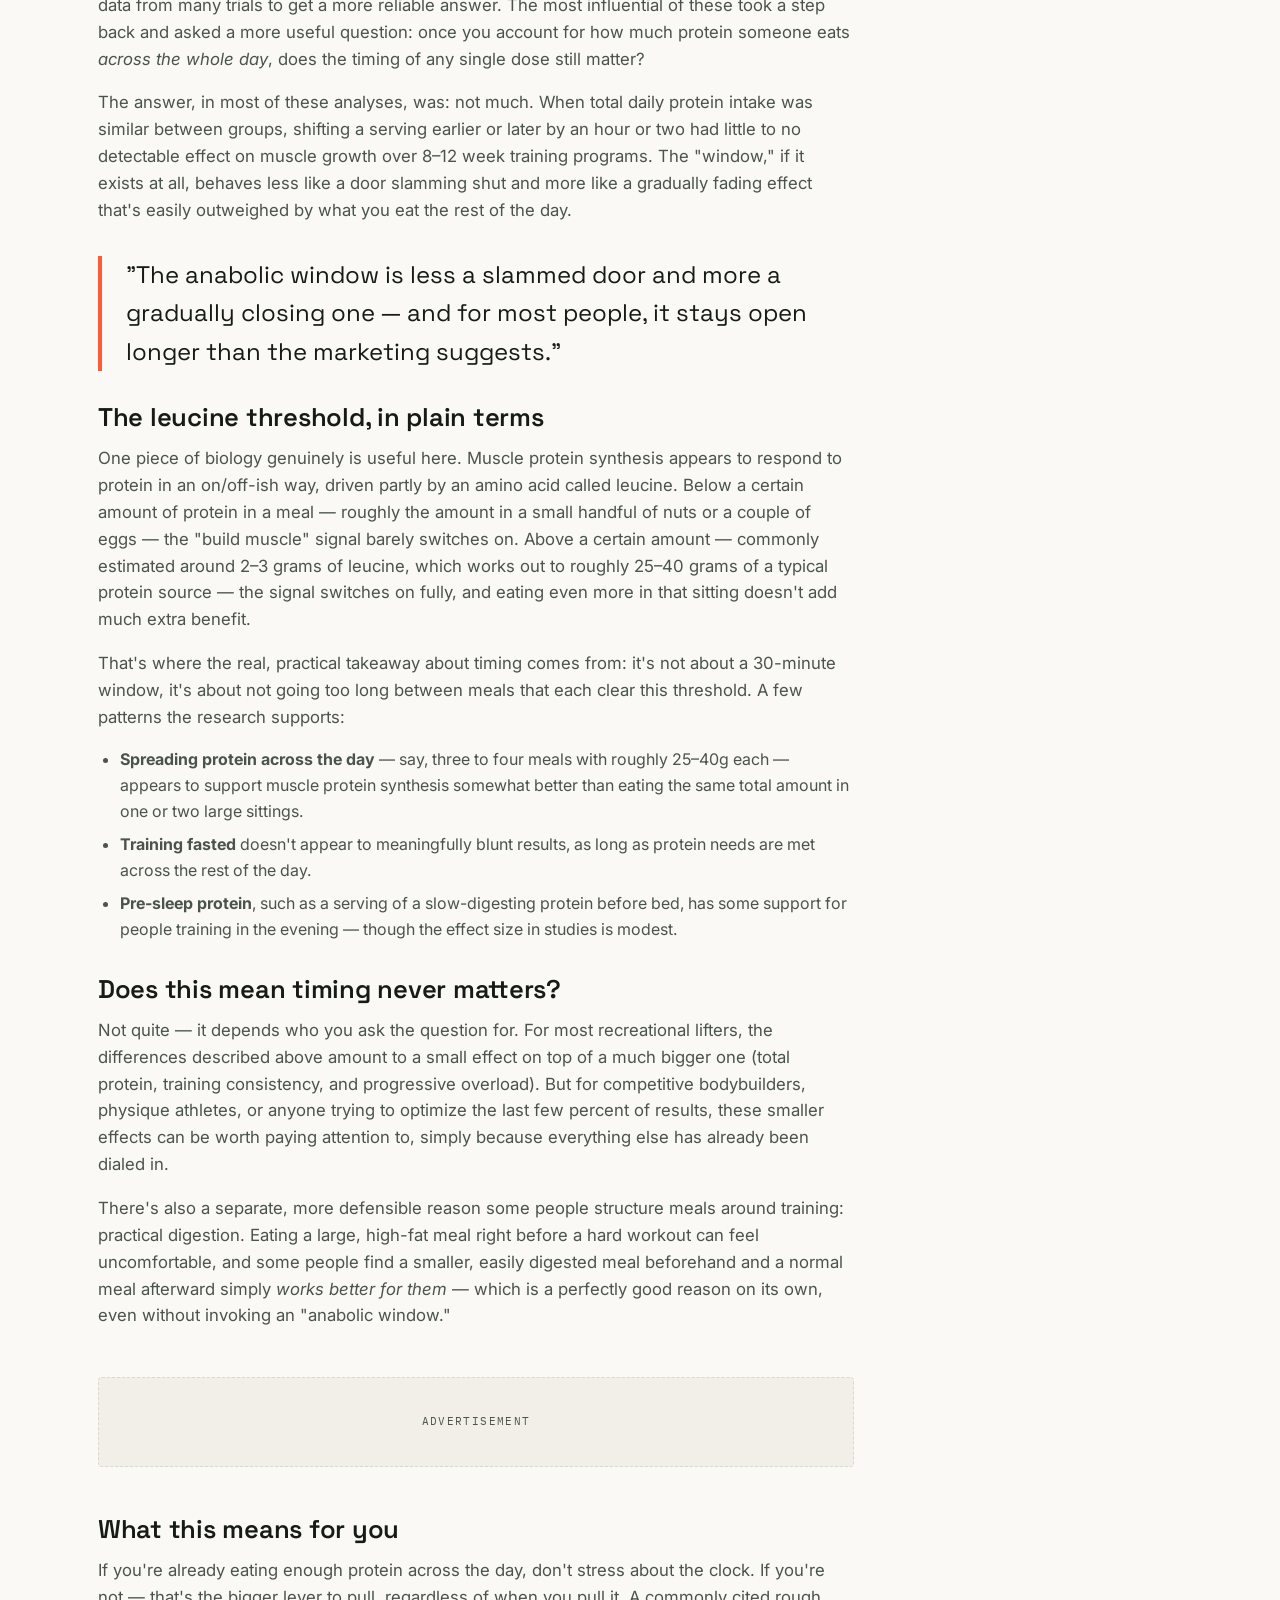
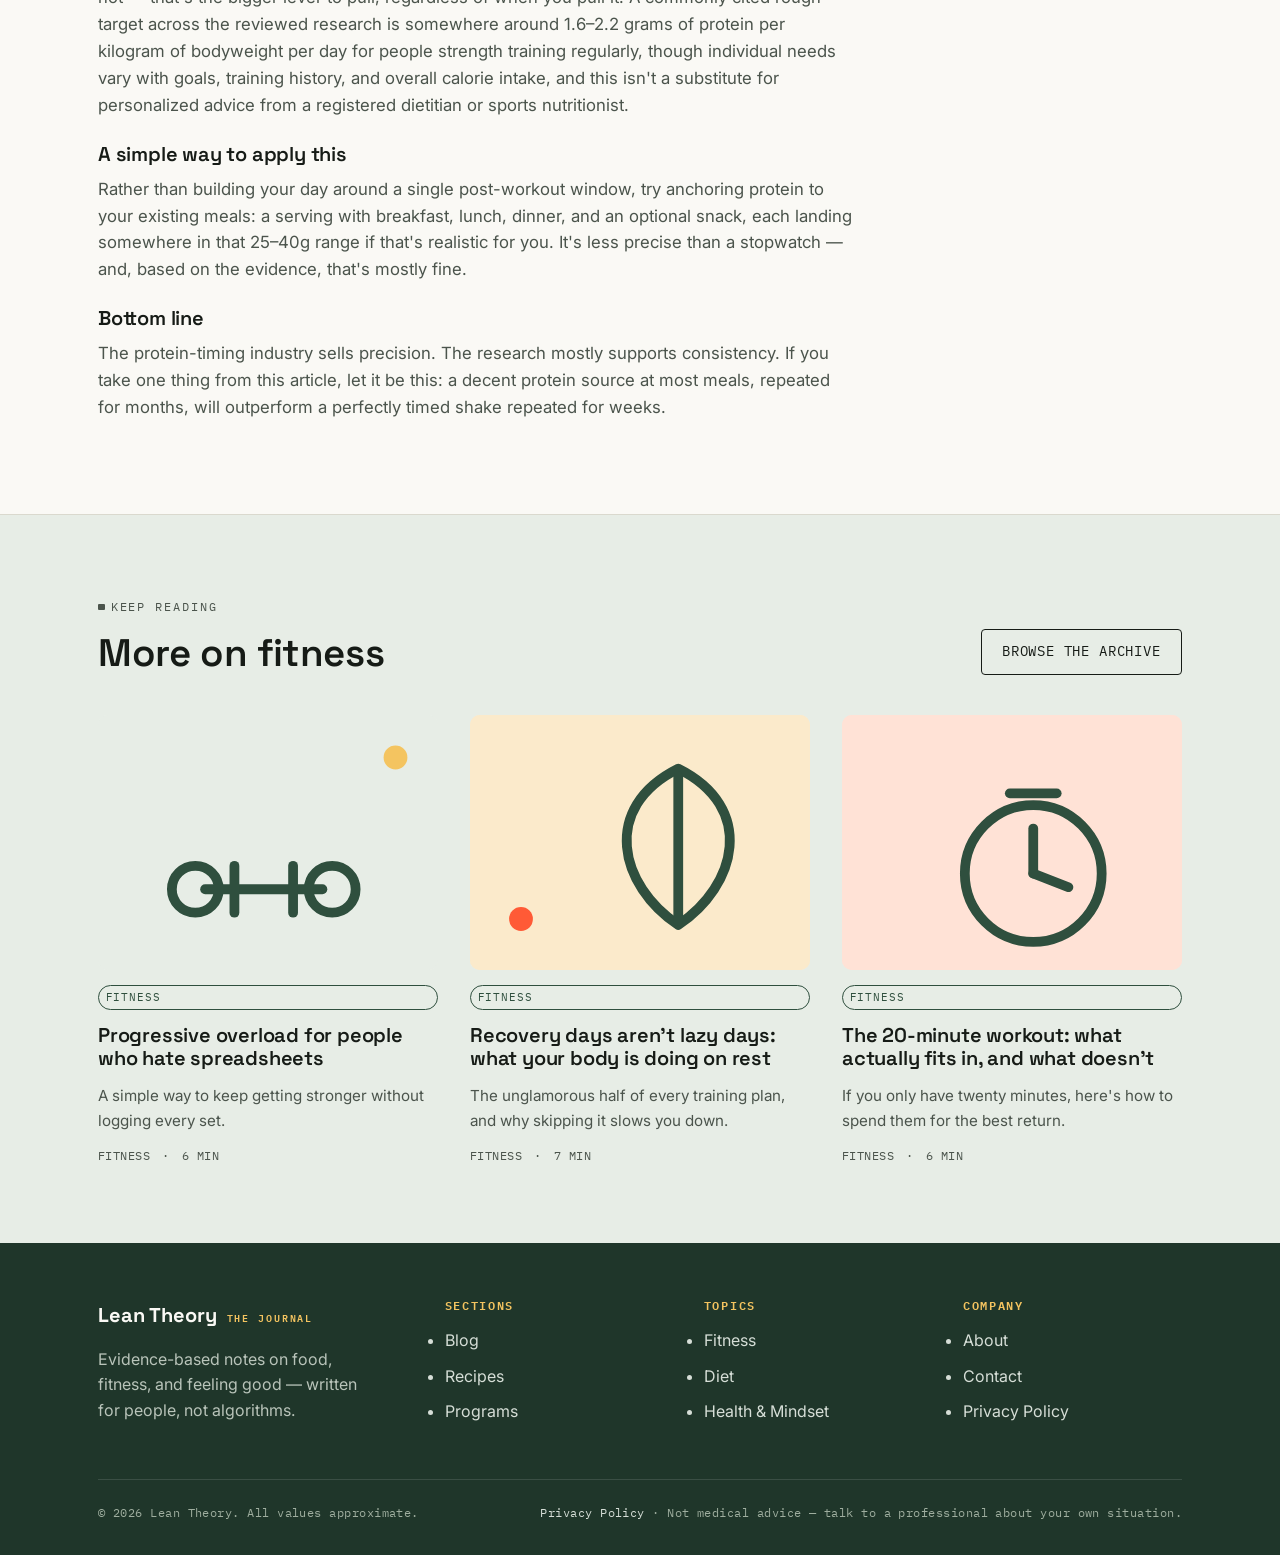
<file: post.html>
<!DOCTYPE html>
<html lang="en">
<head>
<meta charset="UTF-8">
<meta name="viewport" content="width=device-width, initial-scale=1.0">
<title>Does It Matter When You Eat Protein? — Lean Theory</title>
<meta name="description" content="A plain-language look at what the research says about protein timing and muscle growth.">
<link rel="preconnect" href="https://fonts.googleapis.com">
<link rel="preconnect" href="https://fonts.gstatic.com" crossorigin>
<link href="https://fonts.googleapis.com/css2?family=Space+Grotesk:wght@500;600;700&family=Inter:wght@400;500;600&family=IBM+Plex+Mono:wght@400;500;600&display=swap" rel="stylesheet">
<link rel="stylesheet" href="style.css">

<!-- ============================================================
     Google AdSense
     1. Sign up and get your site approved at https://www.google.com/adsense
     2. Replace ca-pub-0000000000000000 below with your publisher ID
     3. Delete the two comment-marker lines around the script tag below to activate
     ============================================================ -->
<!--
<script async src="https://pagead2.googlesyndication.com/pagead/js/adsbygoogle.js?client=ca-pub-0000000000000000" crossorigin="anonymous"></script>
-->
</head>
<body>

<header class="site-header">
  <nav class="nav">
    <a class="brand" href="index.html">Lean Theory <small>THE JOURNAL</small></a>
    <button class="nav-toggle" aria-label="Toggle navigation" aria-expanded="false"><span></span></button>
    <ul class="nav-links">
      <li><a href="index.html">Home</a></li>
      <li><a href="blog.html" aria-current="page">Blog</a></li>
      <li><a href="recipes.html">Recipes</a></li>
      <li><a href="programs.html">Programs</a></li>
      <li><a href="about.html">About</a></li>
      <li><a href="contact.html">Contact</a></li>
    </ul>
  </nav>
</header>

<main>

  <section class="page-header">
    <div class="container">
      <span class="eyebrow">Fitness</span>
      <h1>Does it matter when you eat protein? We read 40 studies so you don't have to.</h1>
      <div class="hero-meta" style="margin-top:1rem;">
        <span class="avatar">M</span>
        <span>By Max · Updated June 2026 · 12 min read</span>
      </div>
    </div>
  </section>

  <section class="section">
    <div class="container post-layout">

      <div class="post-body">

        <div class="post-hero-thumb">
          <svg viewBox="0 0 800 350" preserveAspectRatio="xMidYMid slice" role="img" aria-label="Illustration of a runner and a clock">
            <rect width="800" height="350" fill="#E7EDE6"/>
            <g stroke="#2F4F3E" stroke-width="4" fill="none" stroke-linecap="round" stroke-linejoin="round" transform="translate(240,70) scale(2.6)">
              <circle cx="62" cy="18" r="8"/>
              <path d="M62 26 L46 50 L62 64 L52 90"/>
              <path d="M46 50 L78 40"/>
              <path d="M62 64 L82 80"/>
            </g>
            <g stroke="#2F4F3E" stroke-width="4" fill="none" stroke-linecap="round" stroke-linejoin="round" transform="translate(520,90) scale(2)">
              <circle cx="50" cy="55" r="35"/>
              <line x1="50" y1="55" x2="50" y2="32"/>
              <line x1="50" y1="55" x2="68" y2="62"/>
              <line x1="38" y1="14" x2="62" y2="14"/>
            </g>
            <circle cx="100" cy="80" r="20" fill="#FF5A36"/>
            <circle cx="700" cy="280" r="26" fill="#F4C460"/>
          </svg>
        </div>

        <p>If you've spent any time around a gym, you've probably heard about the "anabolic window" — a supposedly narrow stretch of time after a workout when your muscles are primed to absorb protein, and missing it means leaving gains on the table. Walk into any supplement store and you'll see the proof of how far this idea has traveled: shaker bottles, "fast-absorbing" powders, and a faint sense of panic if you don't drink something within minutes of racking the weights.</p>

        <p>It's one of the most repeated claims in fitness — and also one of the most misunderstood. To get a clearer picture, we looked at the body of research on protein timing, including several systematic reviews and meta-analyses that pool results across dozens of individual studies. Here's what holds up, what doesn't, and what to actually do about it.</p>

        <h2>Where the "30-minute window" came from</h2>
        <p>The idea isn't made up out of thin air. In the late 1990s and early 2000s, a handful of studies measured how quickly the body could direct amino acids toward muscle tissue after resistance exercise, and found that this process — muscle protein synthesis — does ramp up noticeably after a workout. Some of the early experiments compared a protein shake taken immediately after training to one taken a few hours later, and found a meaningful difference in short-term muscle-building signals.</p>

        <p>The catch: those early studies were often small, lasted only a few weeks, used trained young men who'd been fasting beforehand, and measured short-term markers rather than actual long-term muscle growth. It's a reasonable starting point for a hypothesis — but it's a shaky foundation for an industry-wide rule.</p>

        <h2>What the larger reviews found</h2>
        <p>As the research base grew, scientists began running meta-analyses — studies that combine data from many trials to get a more reliable answer. The most influential of these took a step back and asked a more useful question: once you account for how much protein someone eats <em>across the whole day</em>, does the timing of any single dose still matter?</p>

        <p>The answer, in most of these analyses, was: not much. When total daily protein intake was similar between groups, shifting a serving earlier or later by an hour or two had little to no detectable effect on muscle growth over 8–12 week training programs. The "window," if it exists at all, behaves less like a door slamming shut and more like a gradually fading effect that's easily outweighed by what you eat the rest of the day.</p>

        <blockquote class="pull-quote">"The anabolic window is less a slammed door and more a gradually closing one — and for most people, it stays open longer than the marketing suggests."</blockquote>

        <h2>The leucine threshold, in plain terms</h2>
        <p>One piece of biology genuinely is useful here. Muscle protein synthesis appears to respond to protein in an on/off-ish way, driven partly by an amino acid called leucine. Below a certain amount of protein in a meal — roughly the amount in a small handful of nuts or a couple of eggs — the "build muscle" signal barely switches on. Above a certain amount — commonly estimated around 2–3 grams of leucine, which works out to roughly 25–40 grams of a typical protein source — the signal switches on fully, and eating even more in that sitting doesn't add much extra benefit.</p>

        <p>That's where the real, practical takeaway about timing comes from: it's not about a 30-minute window, it's about not going too long between meals that each clear this threshold. A few patterns the research supports:</p>
        <ul>
          <li><strong>Spreading protein across the day</strong> — say, three to four meals with roughly 25–40g each — appears to support muscle protein synthesis somewhat better than eating the same total amount in one or two large sittings.</li>
          <li><strong>Training fasted</strong> doesn't appear to meaningfully blunt results, as long as protein needs are met across the rest of the day.</li>
          <li><strong>Pre-sleep protein</strong>, such as a serving of a slow-digesting protein before bed, has some support for people training in the evening — though the effect size in studies is modest.</li>
        </ul>

        <h2>Does this mean timing never matters?</h2>
        <p>Not quite — it depends who you ask the question for. For most recreational lifters, the differences described above amount to a small effect on top of a much bigger one (total protein, training consistency, and progressive overload). But for competitive bodybuilders, physique athletes, or anyone trying to optimize the last few percent of results, these smaller effects can be worth paying attention to, simply because everything else has already been dialed in.</p>

        <p>There's also a separate, more defensible reason some people structure meals around training: practical digestion. Eating a large, high-fat meal right before a hard workout can feel uncomfortable, and some people find a smaller, easily digested meal beforehand and a normal meal afterward simply <em>works better for them</em> — which is a perfectly good reason on its own, even without invoking an "anabolic window."</p>

        <div class="ad-slot ad-slot--inline">Advertisement</div>

        <h2>What this means for you</h2>
        <p>If you're already eating enough protein across the day, don't stress about the clock. If you're not — that's the bigger lever to pull, regardless of when you pull it. A commonly cited rough target across the reviewed research is somewhere around 1.6–2.2 grams of protein per kilogram of bodyweight per day for people strength training regularly, though individual needs vary with goals, training history, and overall calorie intake, and this isn't a substitute for personalized advice from a registered dietitian or sports nutritionist.</p>

        <h3>A simple way to apply this</h3>
        <p>Rather than building your day around a single post-workout window, try anchoring protein to your existing meals: a serving with breakfast, lunch, dinner, and an optional snack, each landing somewhere in that 25–40g range if that's realistic for you. It's less precise than a stopwatch — and, based on the evidence, that's mostly fine.</p>

        <h3>Bottom line</h3>
        <p>The protein-timing industry sells precision. The research mostly supports consistency. If you take one thing from this article, let it be this: a decent protein source at most meals, repeated for months, will outperform a perfectly timed shake repeated for weeks.</p>

      </div>

      <aside class="sidebar">
        <div class="facts-panel">
          <div class="facts-panel__title">Article Facts</div>
          <div class="facts-panel__sub">1 article · approx. 12 min read</div>
          <dl style="margin:0;">
            <div class="facts-row"><dt>Category</dt><dd>Fitness</dd></div>
            <div class="facts-row"><dt>Evidence level</dt><dd>Strong</dd></div>
            <div class="facts-row facts-row--divider"><dt>Reading time</dt><dd>12 min</dd></div>
            <div class="facts-row"><dt>Covers</dt><dd>Protein synthesis</dd></div>
            <div class="facts-row"><dt>Covers</dt><dd>Meal timing</dd></div>
            <div class="facts-row"><dt>Covers</dt><dd>Muscle recovery</dd></div>
            <div class="facts-row facts-row--divider"><dt>Sources reviewed</dt><dd>40</dd></div>
            <div class="facts-row"><dt>Last updated</dt><dd>Jun 2026</dd></div>
          </dl>
          <div class="facts-panel__footer">Evidence level reflects how consistent the underlying research is, not a guarantee of individual results. This article is informational and isn't a substitute for advice from a qualified professional.</div>
        </div>

        <div class="ad-slot ad-slot--sidebar">Advertisement</div>

        <div class="facts-panel">
          <div class="facts-panel__title" style="font-size:1.1rem;">Related Reading</div>
          <dl style="margin:0;">
            <div class="facts-row"><dt><a href="post.html">Progressive overload, simplified</a></dt></div>
            <div class="facts-row"><dt><a href="post.html">Recovery days aren't lazy days</a></dt></div>
            <div class="facts-row"><dt><a href="recipes.html">Lemon-herb chicken grain bowl</a></dt></div>
          </dl>
        </div>
      </aside>

    </div>
  </section>

  <section class="section section--tint">
    <div class="container">
      <div class="section-head">
        <div>
          <span class="eyebrow eyebrow--muted">Keep Reading</span>
          <h2>More on fitness</h2>
        </div>
        <a class="btn" href="blog.html">Browse the archive</a>
      </div>
      <div class="card-grid">
        <article class="card">
          <div class="card-thumb">
            <svg viewBox="0 0 400 300" preserveAspectRatio="xMidYMid slice" role="img" aria-label="Illustration of a dumbbell">
              <rect width="400" height="300" fill="#E7EDE6"/>
              <g stroke="#2F4F3E" stroke-width="5" fill="none" stroke-linecap="round" stroke-linejoin="round" transform="translate(80,90) scale(2.3)">
                <line x1="20" y1="50" x2="80" y2="50"/>
                <circle cx="15" cy="50" r="12"/>
                <circle cx="85" cy="50" r="12"/>
                <line x1="35" y1="38" x2="35" y2="62"/>
                <line x1="65" y1="38" x2="65" y2="62"/>
              </g>
              <circle cx="350" cy="50" r="14" fill="#F4C460"/>
            </svg>
          </div>
          <span class="tag tag--moss">Fitness</span>
          <h3><a href="post.html">Progressive overload for people who hate spreadsheets</a></h3>
          <p>A simple way to keep getting stronger without logging every set.</p>
          <div class="card-meta"><span>Fitness</span><span>·</span><span>6 min</span></div>
        </article>
        <article class="card">
          <div class="card-thumb card-thumb--sand">
            <svg viewBox="0 0 400 300" preserveAspectRatio="xMidYMid slice" role="img" aria-label="Illustration of a leaf">
              <rect width="400" height="300" fill="#FBEACB"/>
              <g stroke="#2F4F3E" stroke-width="5" fill="none" stroke-linecap="round" stroke-linejoin="round" transform="translate(130,40) scale(2.3)">
                <path d="M50 90 C20 70 10 30 50 10 C90 30 80 70 50 90 Z"/>
                <path d="M50 88 L50 14"/>
              </g>
              <circle cx="60" cy="240" r="14" fill="#FF5A36"/>
            </svg>
          </div>
          <span class="tag tag--moss">Fitness</span>
          <h3><a href="post.html">Recovery days aren't lazy days: what your body is doing on rest</a></h3>
          <p>The unglamorous half of every training plan, and why skipping it slows you down.</p>
          <div class="card-meta"><span>Fitness</span><span>·</span><span>7 min</span></div>
        </article>
        <article class="card">
          <div class="card-thumb card-thumb--citrus">
            <svg viewBox="0 0 400 300" preserveAspectRatio="xMidYMid slice" role="img" aria-label="Illustration of a timer">
              <rect width="400" height="300" fill="#FFE2D6"/>
              <g stroke="#2F4F3E" stroke-width="5" fill="none" stroke-linecap="round" stroke-linejoin="round" transform="translate(110,60) scale(2.3)">
                <circle cx="50" cy="55" r="35"/>
                <line x1="50" y1="55" x2="50" y2="32"/>
                <line x1="50" y1="55" x2="68" y2="62"/>
                <line x1="38" y1="14" x2="62" y2="14"/>
              </g>
            </svg>
          </div>
          <span class="tag tag--moss">Fitness</span>
          <h3><a href="post.html">The 20-minute workout: what actually fits in, and what doesn't</a></h3>
          <p>If you only have twenty minutes, here's how to spend them for the best return.</p>
          <div class="card-meta"><span>Fitness</span><span>·</span><span>6 min</span></div>
        </article>
      </div>
    </div>
  </section>

</main>

<footer class="site-footer">
  <div class="container">
    <div class="footer-grid">
      <div>
        <a class="brand" href="index.html">Lean Theory <small>THE JOURNAL</small></a>
        <p style="margin-top:1rem; color:#B9C4BA; max-width:28ch;">Evidence-based notes on food, fitness, and feeling good — written for people, not algorithms.</p>
      </div>
      <div>
        <h4>Sections</h4>
        <ul>
          <li><a href="blog.html">Blog</a></li>
          <li><a href="recipes.html">Recipes</a></li>
          <li><a href="programs.html">Programs</a></li>
        </ul>
      </div>
      <div>
        <h4>Topics</h4>
        <ul>
          <li><a href="blog.html">Fitness</a></li>
          <li><a href="blog.html">Diet</a></li>
          <li><a href="blog.html">Health &amp; Mindset</a></li>
        </ul>
      </div>
      <div>
        <h4>Company</h4>
        <ul>
          <li><a href="about.html">About</a></li>
          <li><a href="contact.html">Contact</a></li>
          <li><a href="privacy-policy.html">Privacy Policy</a></li>
        </ul>
      </div>
    </div>
    <div class="footer-bottom">
      <span>© 2026 Lean Theory. All values approximate.</span>
      <span><a href="privacy-policy.html">Privacy Policy</a> · Not medical advice — talk to a professional about your own situation.</span>
    </div>
  </div>
</footer>

<script src="script.js"></script>
</body>
</html>
</file>
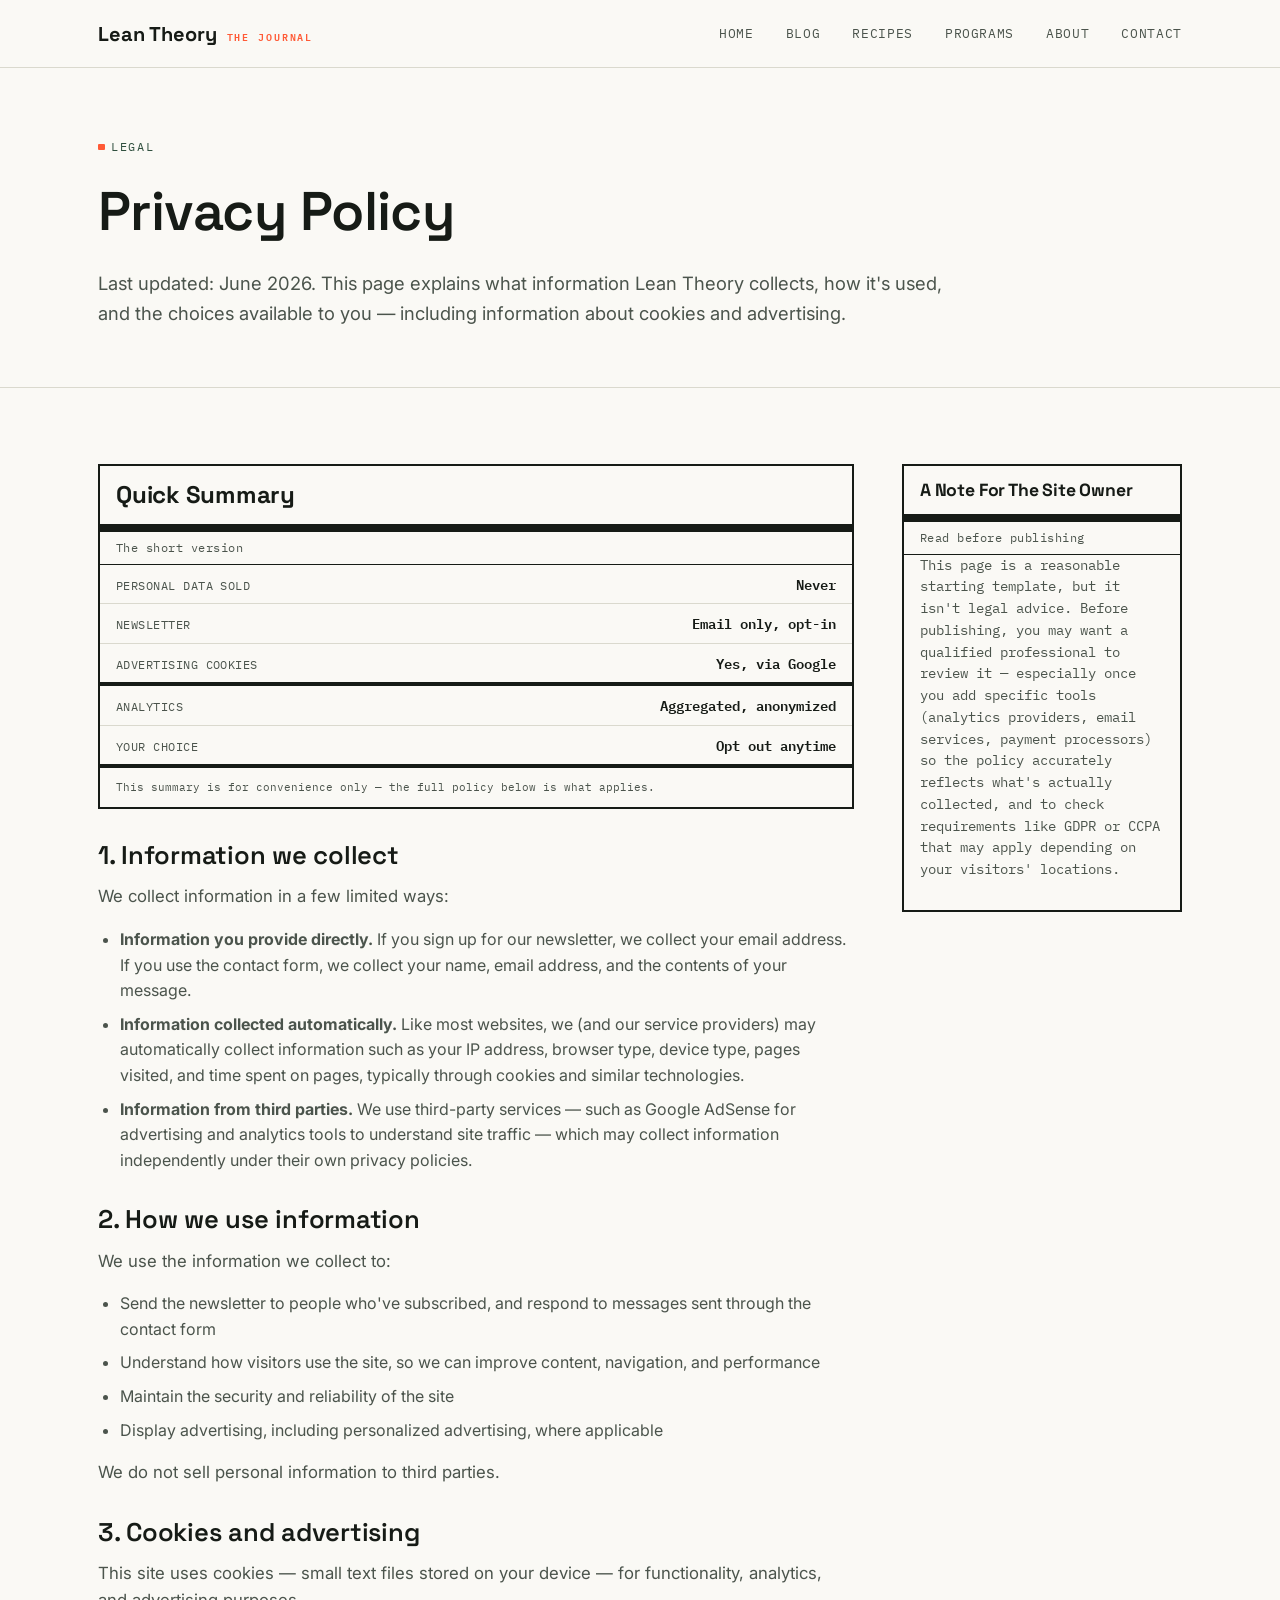
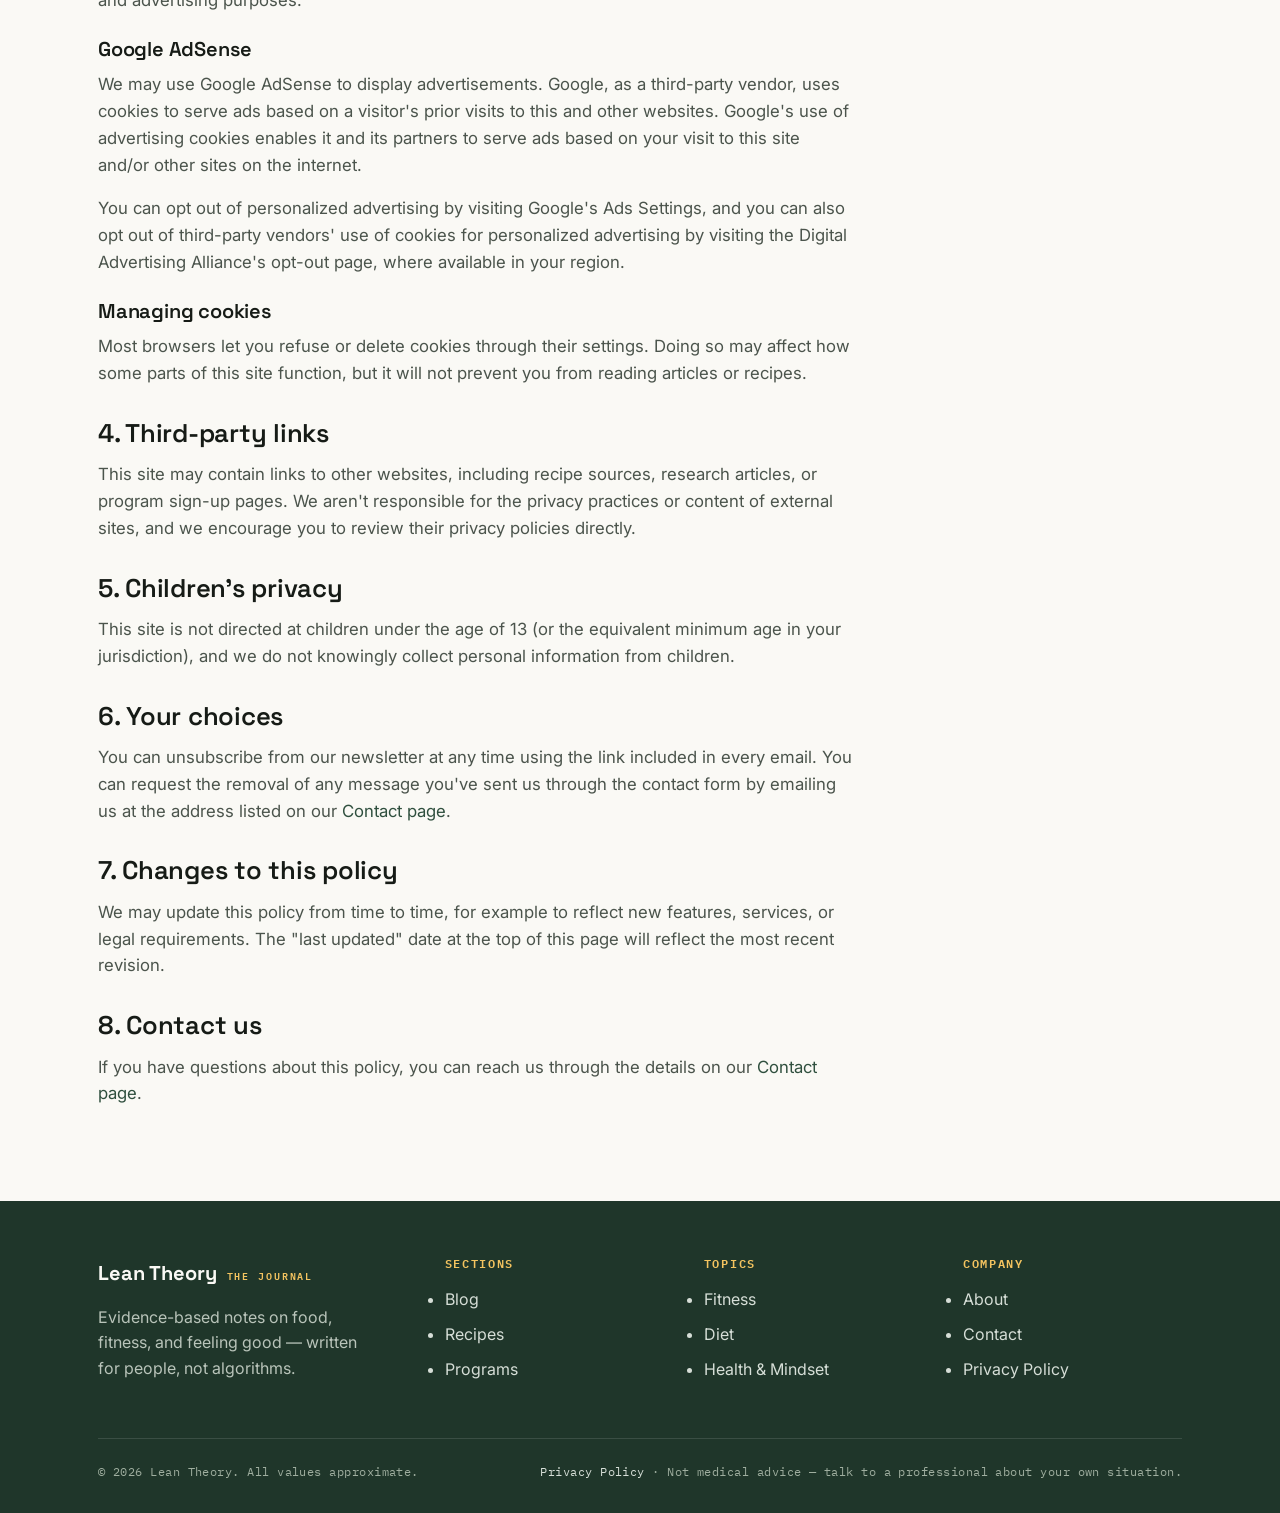
<file: privacy-policy.html>
<!DOCTYPE html>
<html lang="en">
<head>
<meta charset="UTF-8">
<meta name="viewport" content="width=device-width, initial-scale=1.0">
<title>Privacy Policy — Lean Theory</title>
<meta name="description" content="How Lean Theory collects, uses, and protects information, including details about cookies and advertising.">
<link rel="preconnect" href="https://fonts.googleapis.com">
<link rel="preconnect" href="https://fonts.gstatic.com" crossorigin>
<link href="https://fonts.googleapis.com/css2?family=Space+Grotesk:wght@500;600;700&family=Inter:wght@400;500;600&family=IBM+Plex+Mono:wght@400;500;600&display=swap" rel="stylesheet">

<!-- ============================================================
     Google AdSense
     1. Sign up and get your site approved at https://www.google.com/adsense
     2. Replace ca-pub-0000000000000000 below with your publisher ID
     3. Delete the two comment-marker lines around the script tag below to activate
     ============================================================ -->
<!--
<script async src="https://pagead2.googlesyndication.com/pagead/js/adsbygoogle.js?client=ca-pub-0000000000000000" crossorigin="anonymous"></script>
-->
<link rel="stylesheet" href="style.css">
</head>
<body>

<header class="site-header">
  <nav class="nav">
    <a class="brand" href="index.html">Lean Theory <small>THE JOURNAL</small></a>
    <button class="nav-toggle" aria-label="Toggle navigation" aria-expanded="false"><span></span></button>
    <ul class="nav-links">
      <li><a href="index.html">Home</a></li>
      <li><a href="blog.html">Blog</a></li>
      <li><a href="recipes.html">Recipes</a></li>
      <li><a href="programs.html">Programs</a></li>
      <li><a href="about.html">About</a></li>
      <li><a href="contact.html">Contact</a></li>
    </ul>
  </nav>
</header>

<main>

  <section class="page-header">
    <div class="container">
      <span class="eyebrow">Legal</span>
      <h1>Privacy Policy</h1>
      <p class="lede">Last updated: June 2026. This page explains what information Lean Theory collects, how it's used, and the choices available to you — including information about cookies and advertising.</p>
    </div>
  </section>

  <section class="section">
    <div class="container post-layout">
      <div class="post-body">

        <div class="facts-panel" style="margin-bottom:2rem;">
          <div class="facts-panel__title">Quick Summary</div>
          <div class="facts-panel__sub">The short version</div>
          <dl style="margin:0;">
            <div class="facts-row"><dt>Personal data sold</dt><dd>Never</dd></div>
            <div class="facts-row"><dt>Newsletter</dt><dd>Email only, opt-in</dd></div>
            <div class="facts-row facts-row--divider"><dt>Advertising cookies</dt><dd>Yes, via Google</dd></div>
            <div class="facts-row"><dt>Analytics</dt><dd>Aggregated, anonymized</dd></div>
            <div class="facts-row"><dt>Your choice</dt><dd>Opt out anytime</dd></div>
          </dl>
          <div class="facts-panel__footer">This summary is for convenience only — the full policy below is what applies.</div>
        </div>

        <h2>1. Information we collect</h2>
        <p>We collect information in a few limited ways:</p>
        <ul>
          <li><strong>Information you provide directly.</strong> If you sign up for our newsletter, we collect your email address. If you use the contact form, we collect your name, email address, and the contents of your message.</li>
          <li><strong>Information collected automatically.</strong> Like most websites, we (and our service providers) may automatically collect information such as your IP address, browser type, device type, pages visited, and time spent on pages, typically through cookies and similar technologies.</li>
          <li><strong>Information from third parties.</strong> We use third-party services — such as Google AdSense for advertising and analytics tools to understand site traffic — which may collect information independently under their own privacy policies.</li>
        </ul>

        <h2>2. How we use information</h2>
        <p>We use the information we collect to:</p>
        <ul>
          <li>Send the newsletter to people who've subscribed, and respond to messages sent through the contact form</li>
          <li>Understand how visitors use the site, so we can improve content, navigation, and performance</li>
          <li>Maintain the security and reliability of the site</li>
          <li>Display advertising, including personalized advertising, where applicable</li>
        </ul>
        <p>We do not sell personal information to third parties.</p>

        <h2>3. Cookies and advertising</h2>
        <p>This site uses cookies — small text files stored on your device — for functionality, analytics, and advertising purposes.</p>

        <h3>Google AdSense</h3>
        <p>We may use Google AdSense to display advertisements. Google, as a third-party vendor, uses cookies to serve ads based on a visitor's prior visits to this and other websites. Google's use of advertising cookies enables it and its partners to serve ads based on your visit to this site and/or other sites on the internet.</p>
        <p>You can opt out of personalized advertising by visiting Google's Ads Settings, and you can also opt out of third-party vendors' use of cookies for personalized advertising by visiting the Digital Advertising Alliance's opt-out page, where available in your region.</p>

        <h3>Managing cookies</h3>
        <p>Most browsers let you refuse or delete cookies through their settings. Doing so may affect how some parts of this site function, but it will not prevent you from reading articles or recipes.</p>

        <h2>4. Third-party links</h2>
        <p>This site may contain links to other websites, including recipe sources, research articles, or program sign-up pages. We aren't responsible for the privacy practices or content of external sites, and we encourage you to review their privacy policies directly.</p>

        <h2>5. Children's privacy</h2>
        <p>This site is not directed at children under the age of 13 (or the equivalent minimum age in your jurisdiction), and we do not knowingly collect personal information from children.</p>

        <h2>6. Your choices</h2>
        <p>You can unsubscribe from our newsletter at any time using the link included in every email. You can request the removal of any message you've sent us through the contact form by emailing us at the address listed on our <a href="contact.html">Contact page</a>.</p>

        <h2>7. Changes to this policy</h2>
        <p>We may update this policy from time to time, for example to reflect new features, services, or legal requirements. The "last updated" date at the top of this page will reflect the most recent revision.</p>

        <h2>8. Contact us</h2>
        <p>If you have questions about this policy, you can reach us through the details on our <a href="contact.html">Contact page</a>.</p>

      </div>

      <aside class="sidebar">
        <div class="facts-panel">
          <div class="facts-panel__title" style="font-size:1.1rem;">A Note For The Site Owner</div>
          <div class="facts-panel__sub">Read before publishing</div>
          <p style="font-size:0.85rem; color:var(--ink-soft); padding: 0 1rem 1rem;">This page is a reasonable starting template, but it isn't legal advice. Before publishing, you may want a qualified professional to review it — especially once you add specific tools (analytics providers, email services, payment processors) so the policy accurately reflects what's actually collected, and to check requirements like GDPR or CCPA that may apply depending on your visitors' locations.</p>
        </div>
      </aside>

    </div>
  </section>

</main>

<footer class="site-footer">
  <div class="container">
    <div class="footer-grid">
      <div>
        <a class="brand" href="index.html">Lean Theory <small>THE JOURNAL</small></a>
        <p style="margin-top:1rem; color:#B9C4BA; max-width:28ch;">Evidence-based notes on food, fitness, and feeling good — written for people, not algorithms.</p>
      </div>
      <div>
        <h4>Sections</h4>
        <ul>
          <li><a href="blog.html">Blog</a></li>
          <li><a href="recipes.html">Recipes</a></li>
          <li><a href="programs.html">Programs</a></li>
        </ul>
      </div>
      <div>
        <h4>Topics</h4>
        <ul>
          <li><a href="blog.html">Fitness</a></li>
          <li><a href="blog.html">Diet</a></li>
          <li><a href="blog.html">Health &amp; Mindset</a></li>
        </ul>
      </div>
      <div>
        <h4>Company</h4>
        <ul>
          <li><a href="about.html">About</a></li>
          <li><a href="contact.html">Contact</a></li>
          <li><a href="privacy-policy.html">Privacy Policy</a></li>
        </ul>
      </div>
    </div>
    <div class="footer-bottom">
      <span>© 2026 Lean Theory. All values approximate.</span>
      <span><a href="privacy-policy.html">Privacy Policy</a> · Not medical advice — talk to a professional about your own situation.</span>
    </div>
  </div>
</footer>

<script src="script.js"></script>
</body>
</html>
</file>
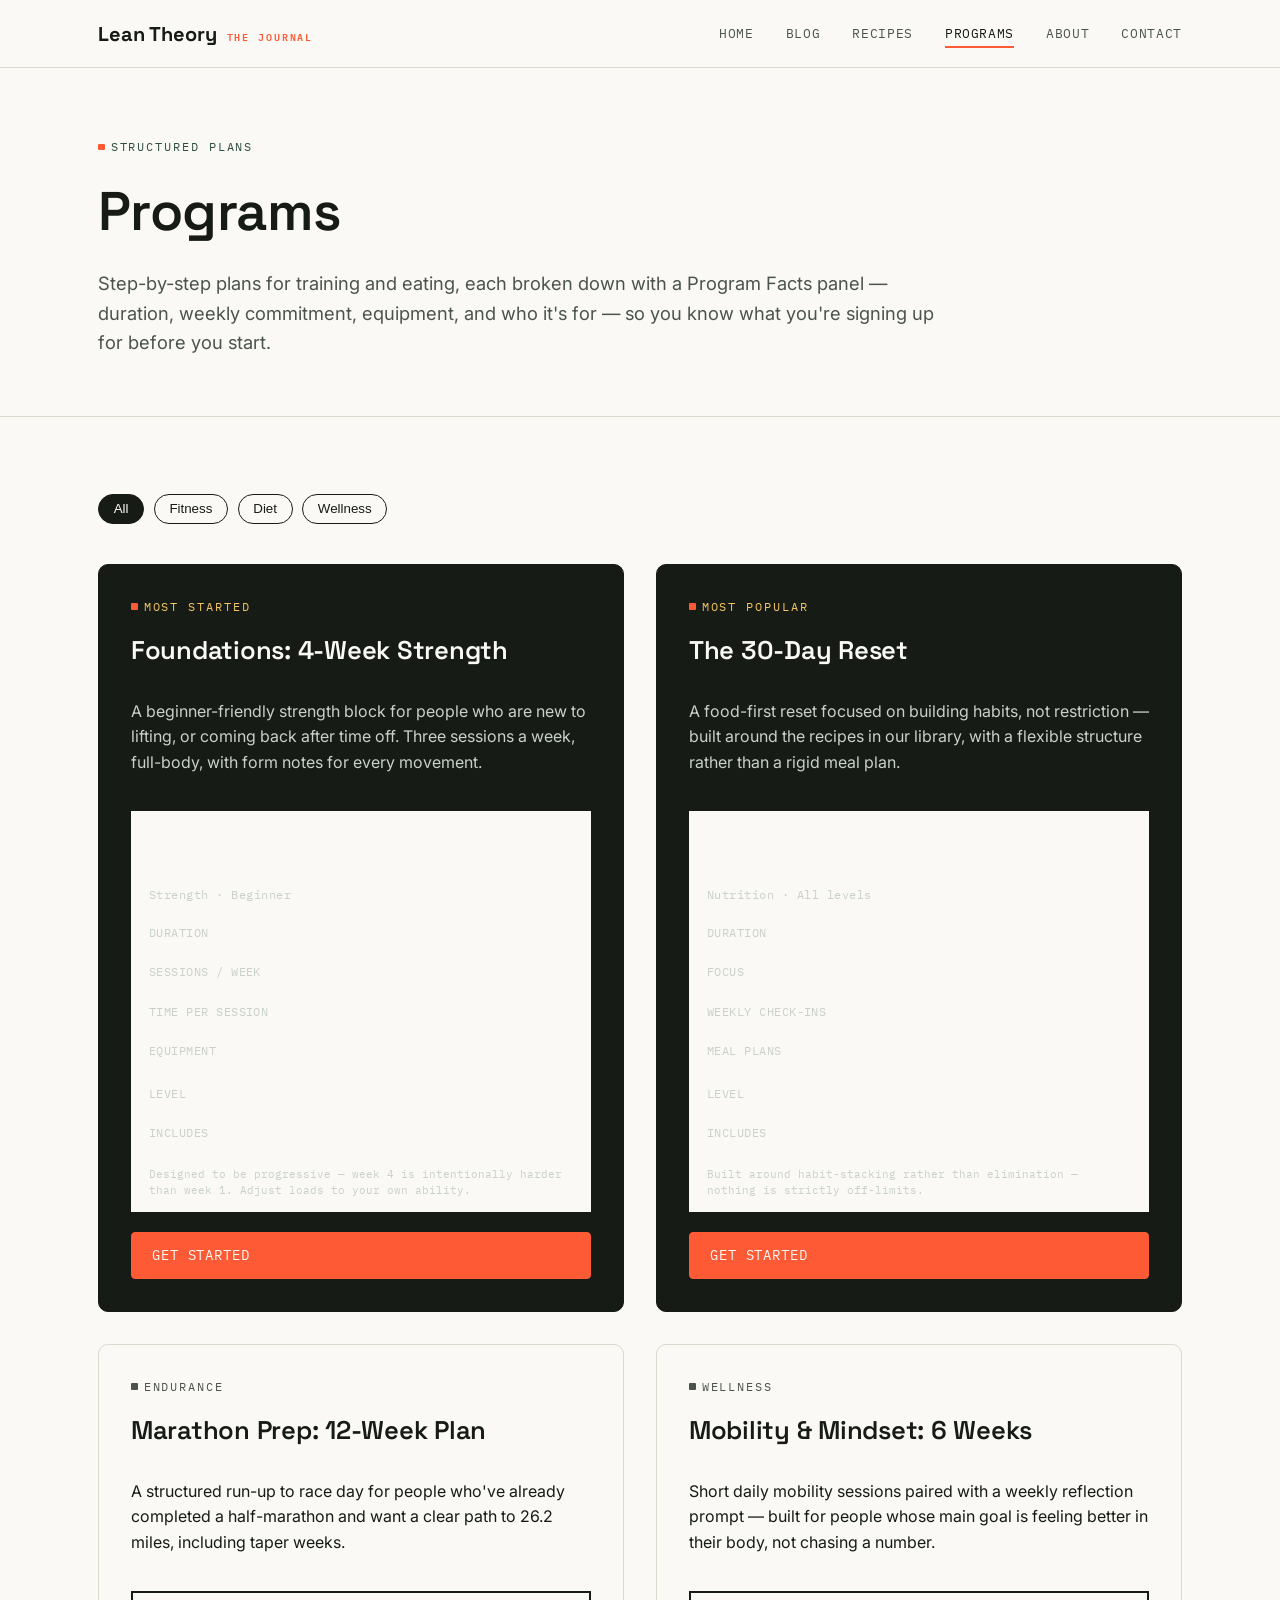
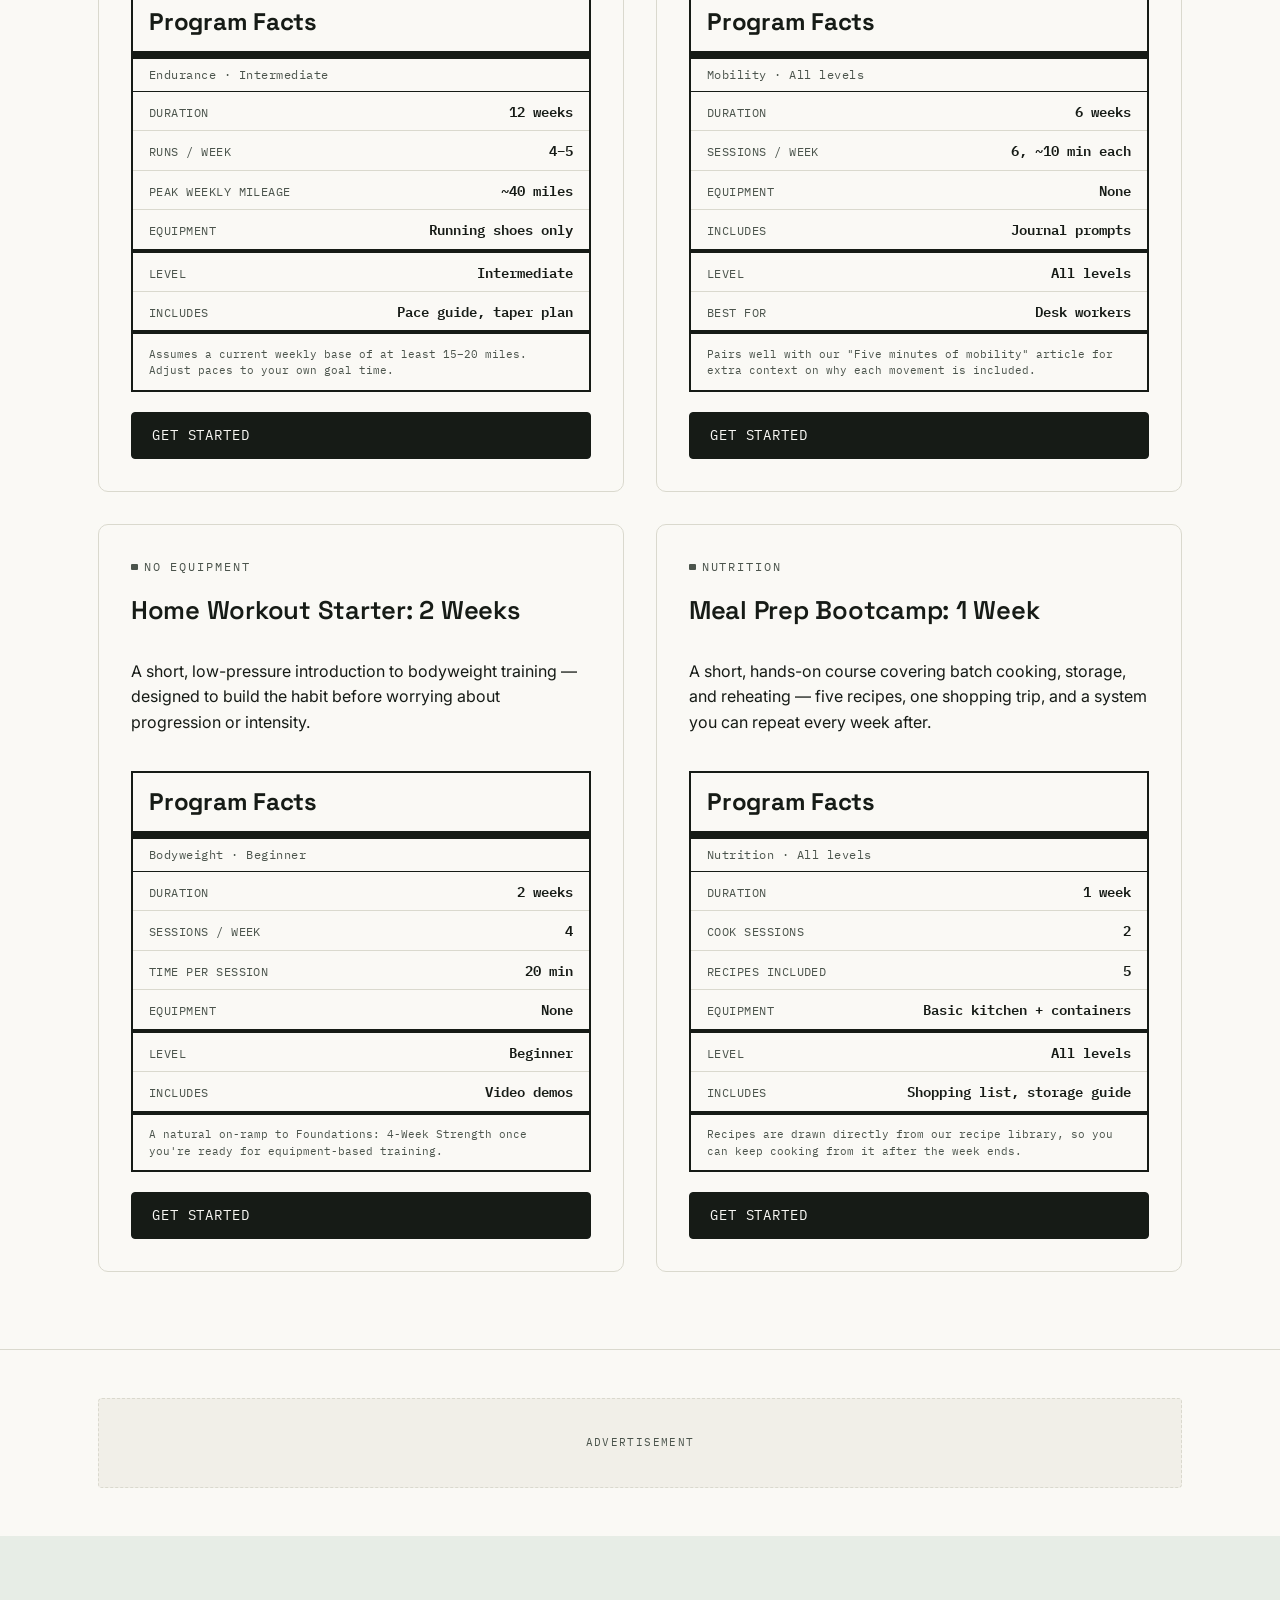
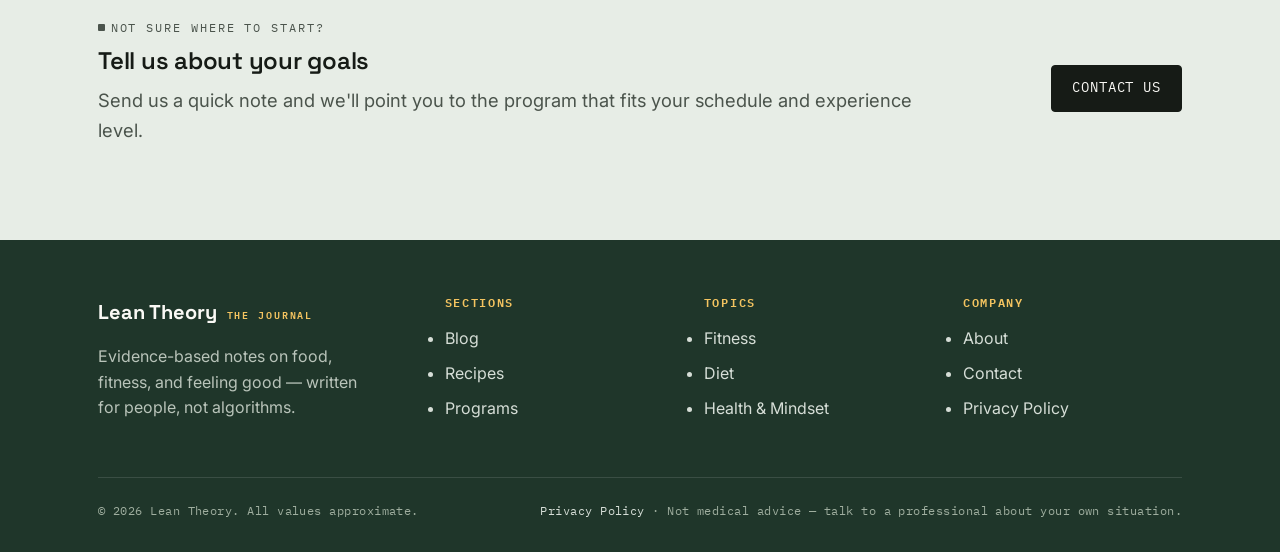
<file: programs.html>
<!DOCTYPE html>
<html lang="en">
<head>
<meta charset="UTF-8">
<meta name="viewport" content="width=device-width, initial-scale=1.0">
<title>Programs — Lean Theory</title>
<meta name="description" content="Structured fitness and nutrition programs, each with a plain-language facts panel.">
<link rel="preconnect" href="https://fonts.googleapis.com">
<link rel="preconnect" href="https://fonts.gstatic.com" crossorigin>
<link href="https://fonts.googleapis.com/css2?family=Space+Grotesk:wght@500;600;700&family=Inter:wght@400;500;600&family=IBM+Plex+Mono:wght@400;500;600&display=swap" rel="stylesheet">
<link rel="stylesheet" href="style.css">

<!-- ============================================================
     Google AdSense
     1. Sign up and get your site approved at https://www.google.com/adsense
     2. Replace ca-pub-0000000000000000 below with your publisher ID
     3. Delete the two comment-marker lines around the script tag below to activate
     ============================================================ -->
<!--
<script async src="https://pagead2.googlesyndication.com/pagead/js/adsbygoogle.js?client=ca-pub-0000000000000000" crossorigin="anonymous"></script>
-->
</head>
<body>

<header class="site-header">
  <nav class="nav">
    <a class="brand" href="index.html">Lean Theory <small>THE JOURNAL</small></a>
    <button class="nav-toggle" aria-label="Toggle navigation" aria-expanded="false"><span></span></button>
    <ul class="nav-links">
      <li><a href="index.html">Home</a></li>
      <li><a href="blog.html">Blog</a></li>
      <li><a href="recipes.html">Recipes</a></li>
      <li><a href="programs.html" aria-current="page">Programs</a></li>
      <li><a href="about.html">About</a></li>
      <li><a href="contact.html">Contact</a></li>
    </ul>
  </nav>
</header>

<main>

  <section class="page-header">
    <div class="container">
      <span class="eyebrow">Structured Plans</span>
      <h1>Programs</h1>
      <p class="lede">Step-by-step plans for training and eating, each broken down with a Program Facts panel — duration, weekly commitment, equipment, and who it's for — so you know what you're signing up for before you start.</p>
    </div>
  </section>

  <section class="section">
    <div class="container">

      <div class="filter-bar">
        <button class="is-active" data-filter="all">All</button>
        <button data-filter="fitness">Fitness</button>
        <button data-filter="diet">Diet</button>
        <button data-filter="wellness">Wellness</button>
      </div>

      <div class="card-grid card-grid--2">

        <div class="program-card program-card--featured" data-category="fitness">
          <span class="eyebrow">Most started</span>
          <h3>Foundations: 4-Week Strength</h3>
          <p>A beginner-friendly strength block for people who are new to lifting, or coming back after time off. Three sessions a week, full-body, with form notes for every movement.</p>
          <div class="facts-panel">
            <div class="facts-panel__title">Program Facts</div>
            <div class="facts-panel__sub">Strength · Beginner</div>
            <dl style="margin:0;">
              <div class="facts-row"><dt>Duration</dt><dd>4 weeks</dd></div>
              <div class="facts-row"><dt>Sessions / week</dt><dd>3</dd></div>
              <div class="facts-row"><dt>Time per session</dt><dd>40–50 min</dd></div>
              <div class="facts-row facts-row--divider"><dt>Equipment</dt><dd>Dumbbells, bench</dd></div>
              <div class="facts-row"><dt>Level</dt><dd>Beginner</dd></div>
              <div class="facts-row"><dt>Includes</dt><dd>Form videos, log sheet</dd></div>
            </dl>
            <div class="facts-panel__footer">Designed to be progressive — week 4 is intentionally harder than week 1. Adjust loads to your own ability.</div>
          </div>
          <a class="btn btn-citrus" href="contact.html">Get started</a>
        </div>

        <div class="program-card program-card--featured" data-category="diet">
          <span class="eyebrow">Most popular</span>
          <h3>The 30-Day Reset</h3>
          <p>A food-first reset focused on building habits, not restriction — built around the recipes in our library, with a flexible structure rather than a rigid meal plan.</p>
          <div class="facts-panel">
            <div class="facts-panel__title">Program Facts</div>
            <div class="facts-panel__sub">Nutrition · All levels</div>
            <dl style="margin:0;">
              <div class="facts-row"><dt>Duration</dt><dd>30 days</dd></div>
              <div class="facts-row"><dt>Focus</dt><dd>Nutrition habits</dd></div>
              <div class="facts-row"><dt>Weekly check-ins</dt><dd>Yes</dd></div>
              <div class="facts-row facts-row--divider"><dt>Meal plans</dt><dd>Included, swappable</dd></div>
              <div class="facts-row"><dt>Level</dt><dd>All levels</dd></div>
              <div class="facts-row"><dt>Includes</dt><dd>Shopping lists</dd></div>
            </dl>
            <div class="facts-panel__footer">Built around habit-stacking rather than elimination — nothing is strictly off-limits.</div>
          </div>
          <a class="btn btn-citrus" href="contact.html">Get started</a>
        </div>

        <div class="program-card" data-category="fitness">
          <span class="eyebrow eyebrow--muted">Endurance</span>
          <h3>Marathon Prep: 12-Week Plan</h3>
          <p>A structured run-up to race day for people who've already completed a half-marathon and want a clear path to 26.2 miles, including taper weeks.</p>
          <div class="facts-panel">
            <div class="facts-panel__title">Program Facts</div>
            <div class="facts-panel__sub">Endurance · Intermediate</div>
            <dl style="margin:0;">
              <div class="facts-row"><dt>Duration</dt><dd>12 weeks</dd></div>
              <div class="facts-row"><dt>Runs / week</dt><dd>4–5</dd></div>
              <div class="facts-row"><dt>Peak weekly mileage</dt><dd>~40 miles</dd></div>
              <div class="facts-row facts-row--divider"><dt>Equipment</dt><dd>Running shoes only</dd></div>
              <div class="facts-row"><dt>Level</dt><dd>Intermediate</dd></div>
              <div class="facts-row"><dt>Includes</dt><dd>Pace guide, taper plan</dd></div>
            </dl>
            <div class="facts-panel__footer">Assumes a current weekly base of at least 15–20 miles. Adjust paces to your own goal time.</div>
          </div>
          <a class="btn btn-primary" href="contact.html">Get started</a>
        </div>

        <div class="program-card" data-category="wellness">
          <span class="eyebrow eyebrow--muted">Wellness</span>
          <h3>Mobility &amp; Mindset: 6 Weeks</h3>
          <p>Short daily mobility sessions paired with a weekly reflection prompt — built for people whose main goal is feeling better in their body, not chasing a number.</p>
          <div class="facts-panel">
            <div class="facts-panel__title">Program Facts</div>
            <div class="facts-panel__sub">Mobility · All levels</div>
            <dl style="margin:0;">
              <div class="facts-row"><dt>Duration</dt><dd>6 weeks</dd></div>
              <div class="facts-row"><dt>Sessions / week</dt><dd>6, ~10 min each</dd></div>
              <div class="facts-row"><dt>Equipment</dt><dd>None</dd></div>
              <div class="facts-row facts-row--divider"><dt>Includes</dt><dd>Journal prompts</dd></div>
              <div class="facts-row"><dt>Level</dt><dd>All levels</dd></div>
              <div class="facts-row"><dt>Best for</dt><dd>Desk workers</dd></div>
            </dl>
            <div class="facts-panel__footer">Pairs well with our "Five minutes of mobility" article for extra context on why each movement is included.</div>
          </div>
          <a class="btn btn-primary" href="contact.html">Get started</a>
        </div>

        <div class="program-card" data-category="fitness">
          <span class="eyebrow eyebrow--muted">No equipment</span>
          <h3>Home Workout Starter: 2 Weeks</h3>
          <p>A short, low-pressure introduction to bodyweight training — designed to build the habit before worrying about progression or intensity.</p>
          <div class="facts-panel">
            <div class="facts-panel__title">Program Facts</div>
            <div class="facts-panel__sub">Bodyweight · Beginner</div>
            <dl style="margin:0;">
              <div class="facts-row"><dt>Duration</dt><dd>2 weeks</dd></div>
              <div class="facts-row"><dt>Sessions / week</dt><dd>4</dd></div>
              <div class="facts-row"><dt>Time per session</dt><dd>20 min</dd></div>
              <div class="facts-row facts-row--divider"><dt>Equipment</dt><dd>None</dd></div>
              <div class="facts-row"><dt>Level</dt><dd>Beginner</dd></div>
              <div class="facts-row"><dt>Includes</dt><dd>Video demos</dd></div>
            </dl>
            <div class="facts-panel__footer">A natural on-ramp to Foundations: 4-Week Strength once you're ready for equipment-based training.</div>
          </div>
          <a class="btn btn-primary" href="contact.html">Get started</a>
        </div>

        <div class="program-card" data-category="diet">
          <span class="eyebrow eyebrow--muted">Nutrition</span>
          <h3>Meal Prep Bootcamp: 1 Week</h3>
          <p>A short, hands-on course covering batch cooking, storage, and reheating — five recipes, one shopping trip, and a system you can repeat every week after.</p>
          <div class="facts-panel">
            <div class="facts-panel__title">Program Facts</div>
            <div class="facts-panel__sub">Nutrition · All levels</div>
            <dl style="margin:0;">
              <div class="facts-row"><dt>Duration</dt><dd>1 week</dd></div>
              <div class="facts-row"><dt>Cook sessions</dt><dd>2</dd></div>
              <div class="facts-row"><dt>Recipes included</dt><dd>5</dd></div>
              <div class="facts-row facts-row--divider"><dt>Equipment</dt><dd>Basic kitchen + containers</dd></div>
              <div class="facts-row"><dt>Level</dt><dd>All levels</dd></div>
              <div class="facts-row"><dt>Includes</dt><dd>Shopping list, storage guide</dd></div>
            </dl>
            <div class="facts-panel__footer">Recipes are drawn directly from our recipe library, so you can keep cooking from it after the week ends.</div>
          </div>
          <a class="btn btn-primary" href="contact.html">Get started</a>
        </div>

      </div>

    </div>
  </section>

  <section class="section" style="padding-top:0; padding-bottom:0; border-bottom:none;">
    <div class="container">
      <div class="ad-slot">Advertisement</div>
    </div>
  </section>

  <section class="section section--tint">
    <div class="container" style="display:flex; align-items:center; justify-content:space-between; gap:2rem; flex-wrap:wrap;">
      <div>
        <span class="eyebrow eyebrow--muted">Not sure where to start?</span>
        <h2 style="margin-top:0.5rem;">Tell us about your goals</h2>
        <p class="lede" style="margin-top:0.5rem;">Send us a quick note and we'll point you to the program that fits your schedule and experience level.</p>
      </div>
      <a class="btn btn-primary" href="contact.html">Contact us</a>
    </div>
  </section>

</main>

<footer class="site-footer">
  <div class="container">
    <div class="footer-grid">
      <div>
        <a class="brand" href="index.html">Lean Theory <small>THE JOURNAL</small></a>
        <p style="margin-top:1rem; color:#B9C4BA; max-width:28ch;">Evidence-based notes on food, fitness, and feeling good — written for people, not algorithms.</p>
      </div>
      <div>
        <h4>Sections</h4>
        <ul>
          <li><a href="blog.html">Blog</a></li>
          <li><a href="recipes.html">Recipes</a></li>
          <li><a href="programs.html">Programs</a></li>
        </ul>
      </div>
      <div>
        <h4>Topics</h4>
        <ul>
          <li><a href="blog.html">Fitness</a></li>
          <li><a href="blog.html">Diet</a></li>
          <li><a href="blog.html">Health &amp; Mindset</a></li>
        </ul>
      </div>
      <div>
        <h4>Company</h4>
        <ul>
          <li><a href="about.html">About</a></li>
          <li><a href="contact.html">Contact</a></li>
          <li><a href="privacy-policy.html">Privacy Policy</a></li>
        </ul>
      </div>
    </div>
    <div class="footer-bottom">
      <span>© 2026 Lean Theory. All values approximate.</span>
      <span><a href="privacy-policy.html">Privacy Policy</a> · Not medical advice — talk to a professional about your own situation.</span>
    </div>
  </div>
</footer>

<script src="script.js"></script>
</body>
</html>
</file>
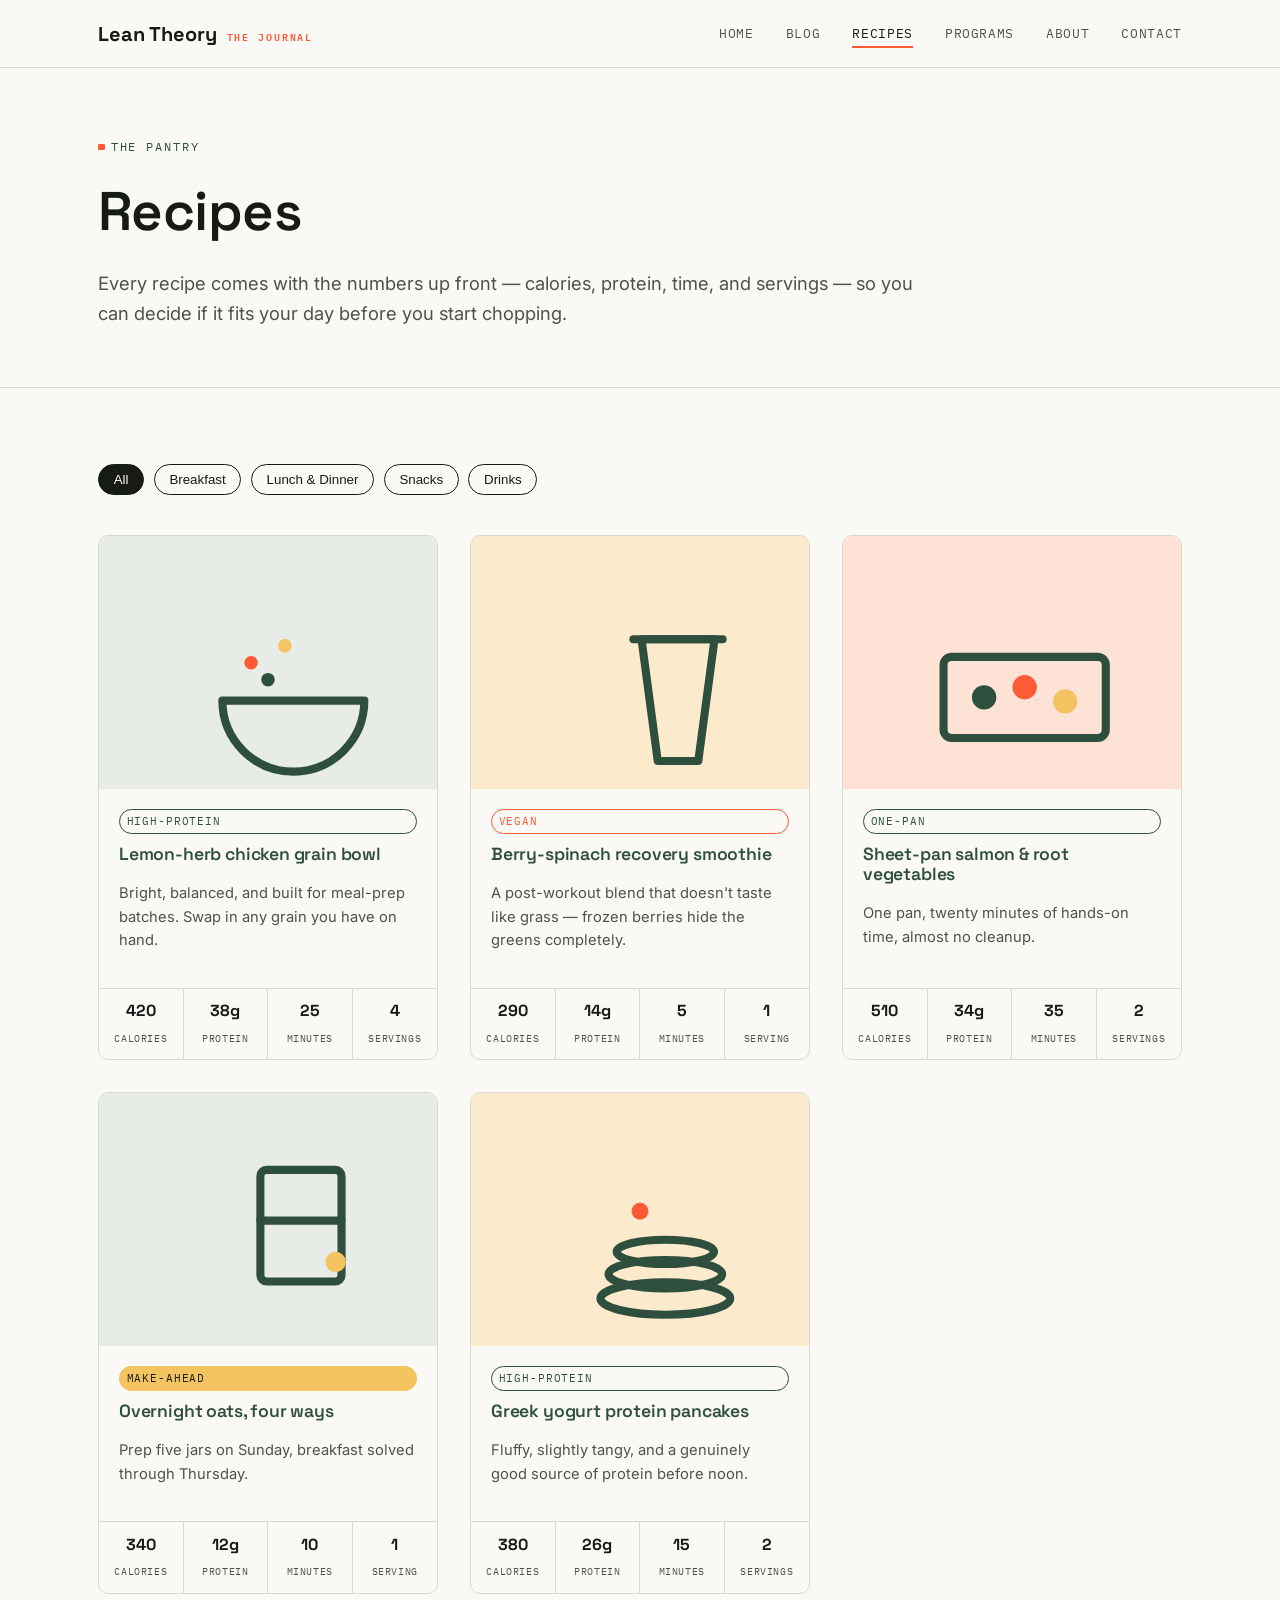
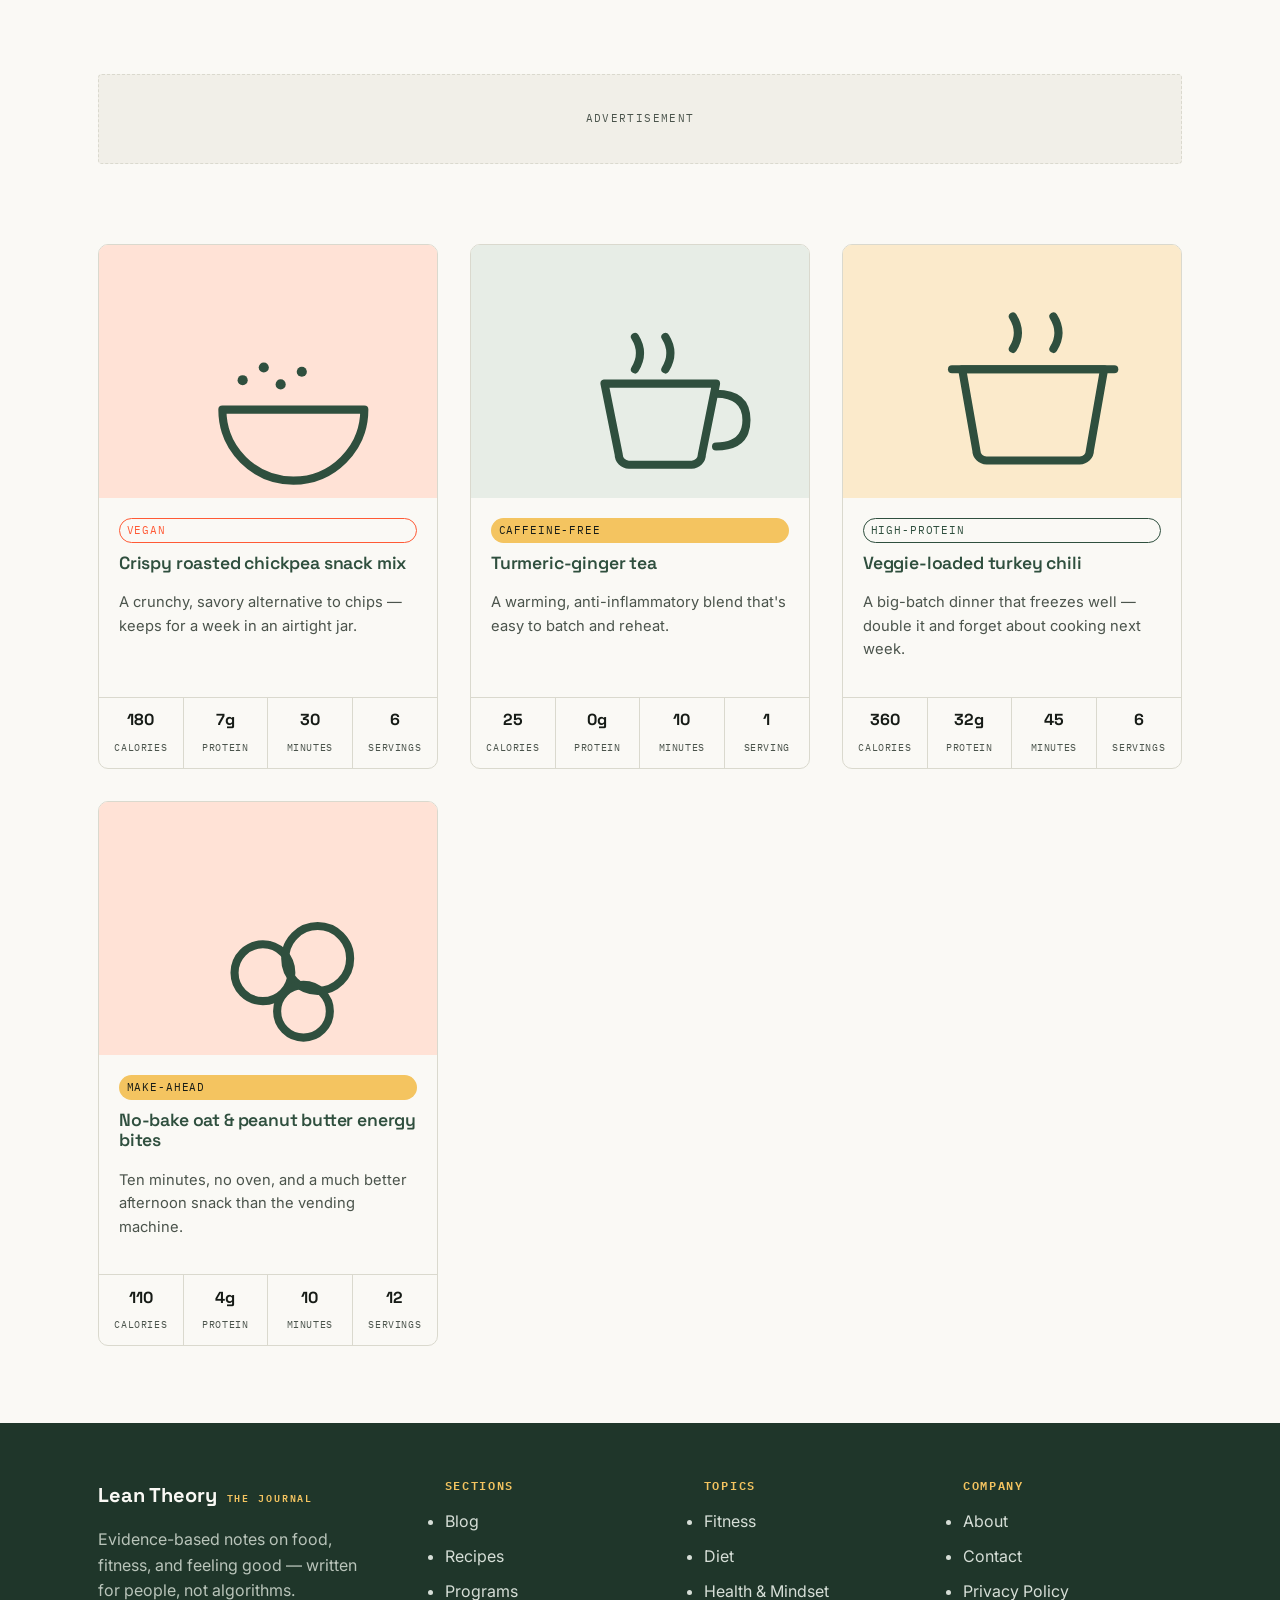
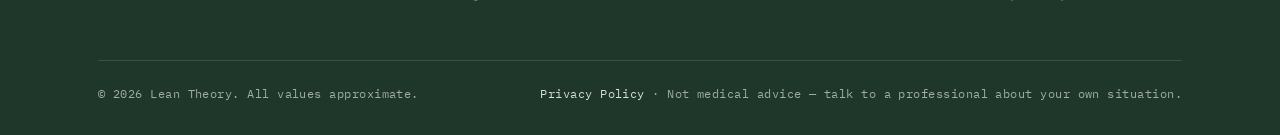
<file: recipes.html>
<!DOCTYPE html>
<html lang="en">
<head>
<meta charset="UTF-8">
<meta name="viewport" content="width=device-width, initial-scale=1.0">
<title>Recipes — Lean Theory</title>
<meta name="description" content="Recipes with the numbers up front: calories, protein, time, and servings for every dish.">
<link rel="preconnect" href="https://fonts.googleapis.com">
<link rel="preconnect" href="https://fonts.gstatic.com" crossorigin>
<link href="https://fonts.googleapis.com/css2?family=Space+Grotesk:wght@500;600;700&family=Inter:wght@400;500;600&family=IBM+Plex+Mono:wght@400;500;600&display=swap" rel="stylesheet">
<link rel="stylesheet" href="style.css">

<!-- ============================================================
     Google AdSense
     1. Sign up and get your site approved at https://www.google.com/adsense
     2. Replace ca-pub-0000000000000000 below with your publisher ID
     3. Delete the two comment-marker lines around the script tag below to activate
     ============================================================ -->
<!--
<script async src="https://pagead2.googlesyndication.com/pagead/js/adsbygoogle.js?client=ca-pub-0000000000000000" crossorigin="anonymous"></script>
-->
</head>
<body>

<header class="site-header">
  <nav class="nav">
    <a class="brand" href="index.html">Lean Theory <small>THE JOURNAL</small></a>
    <button class="nav-toggle" aria-label="Toggle navigation" aria-expanded="false"><span></span></button>
    <ul class="nav-links">
      <li><a href="index.html">Home</a></li>
      <li><a href="blog.html">Blog</a></li>
      <li><a href="recipes.html" aria-current="page">Recipes</a></li>
      <li><a href="programs.html">Programs</a></li>
      <li><a href="about.html">About</a></li>
      <li><a href="contact.html">Contact</a></li>
    </ul>
  </nav>
</header>

<main>

  <section class="page-header">
    <div class="container">
      <span class="eyebrow">The Pantry</span>
      <h1>Recipes</h1>
      <p class="lede">Every recipe comes with the numbers up front — calories, protein, time, and servings — so you can decide if it fits your day before you start chopping.</p>
    </div>
  </section>

  <section class="section">
    <div class="container">

      <div class="filter-bar">
        <button class="is-active" data-filter="all">All</button>
        <button data-filter="breakfast">Breakfast</button>
        <button data-filter="lunch-dinner">Lunch &amp; Dinner</button>
        <button data-filter="snacks">Snacks</button>
        <button data-filter="drinks">Drinks</button>
      </div>

      <div class="card-grid">

        <article class="recipe-card" data-category="lunch-dinner">
          <div class="card-thumb">
            <svg viewBox="0 0 400 300" preserveAspectRatio="xMidYMid slice" role="img" aria-label="Illustration of a grain bowl">
              <rect width="400" height="300" fill="#E7EDE6"/>
              <g stroke="#2F4F3E" stroke-width="4" fill="none" stroke-linecap="round" stroke-linejoin="round" transform="translate(110,70) scale(2.4)">
                <path d="M15 52 a35 35 0 0 0 70 0 Z"/>
              </g>
              <circle cx="180" cy="150" r="8" fill="#FF5A36" stroke="none"/>
              <circle cx="220" cy="130" r="8" fill="#F4C460" stroke="none"/>
              <circle cx="200" cy="170" r="8" fill="#2F4F3E" stroke="none"/>
            </svg>
          </div>
          <div class="recipe-card__body">
            <span class="tag tag--moss">High-protein</span>
            <h3 style="font-size:1.1rem;"><a href="#">Lemon-herb chicken grain bowl</a></h3>
            <p style="font-size:0.92rem;color:var(--ink-soft);">Bright, balanced, and built for meal-prep batches. Swap in any grain you have on hand.</p>
          </div>
          <div class="recipe-stats">
            <div><strong>420</strong><span>Calories</span></div>
            <div><strong>38g</strong><span>Protein</span></div>
            <div><strong>25</strong><span>Minutes</span></div>
            <div><strong>4</strong><span>Servings</span></div>
          </div>
        </article>

        <article class="recipe-card" data-category="drinks">
          <div class="card-thumb card-thumb--sand">
            <svg viewBox="0 0 400 300" preserveAspectRatio="xMidYMid slice" role="img" aria-label="Illustration of a smoothie blender">
              <rect width="400" height="300" fill="#FBEACB"/>
              <g stroke="#2F4F3E" stroke-width="4" fill="none" stroke-linecap="round" stroke-linejoin="round" transform="translate(125,55) scale(2.4)">
                <path d="M32 28 L68 28 L60 88 L40 88 Z"/>
                <line x1="28" y1="28" x2="72" y2="28"/>
              </g>
            </svg>
          </div>
          <div class="recipe-card__body">
            <span class="tag tag--citrus">Vegan</span>
            <h3 style="font-size:1.1rem;"><a href="#">Berry-spinach recovery smoothie</a></h3>
            <p style="font-size:0.92rem;color:var(--ink-soft);">A post-workout blend that doesn't taste like grass — frozen berries hide the greens completely.</p>
          </div>
          <div class="recipe-stats">
            <div><strong>290</strong><span>Calories</span></div>
            <div><strong>14g</strong><span>Protein</span></div>
            <div><strong>5</strong><span>Minutes</span></div>
            <div><strong>1</strong><span>Serving</span></div>
          </div>
        </article>

        <article class="recipe-card" data-category="lunch-dinner">
          <div class="card-thumb card-thumb--citrus">
            <svg viewBox="0 0 400 300" preserveAspectRatio="xMidYMid slice" role="img" aria-label="Illustration of a sheet pan dinner">
              <rect width="400" height="300" fill="#FFE2D6"/>
              <g stroke="#2F4F3E" stroke-width="4" fill="none" stroke-linecap="round" stroke-linejoin="round" transform="translate(95,95) scale(2.4)">
                <rect x="10" y="20" width="80" height="40" rx="4"/>
                <circle cx="30" cy="40" r="6" fill="#2F4F3E" stroke="none"/>
                <circle cx="50" cy="35" r="6" fill="#FF5A36" stroke="none"/>
                <circle cx="70" cy="42" r="6" fill="#F4C460" stroke="none"/>
              </g>
            </svg>
          </div>
          <div class="recipe-card__body">
            <span class="tag tag--moss">One-pan</span>
            <h3 style="font-size:1.1rem;"><a href="#">Sheet-pan salmon &amp; root vegetables</a></h3>
            <p style="font-size:0.92rem;color:var(--ink-soft);">One pan, twenty minutes of hands-on time, almost no cleanup.</p>
          </div>
          <div class="recipe-stats">
            <div><strong>510</strong><span>Calories</span></div>
            <div><strong>34g</strong><span>Protein</span></div>
            <div><strong>35</strong><span>Minutes</span></div>
            <div><strong>2</strong><span>Servings</span></div>
          </div>
        </article>

        <article class="recipe-card" data-category="breakfast">
          <div class="card-thumb">
            <svg viewBox="0 0 400 300" preserveAspectRatio="xMidYMid slice" role="img" aria-label="Illustration of an overnight oats jar">
              <rect width="400" height="300" fill="#E7EDE6"/>
              <g stroke="#2F4F3E" stroke-width="4" fill="none" stroke-linecap="round" stroke-linejoin="round" transform="translate(155,55) scale(2.4)">
                <rect x="15" y="15" width="40" height="55" rx="3"/>
                <line x1="15" y1="40" x2="55" y2="40"/>
              </g>
              <circle cx="280" cy="200" r="12" fill="#F4C460" stroke="none"/>
            </svg>
          </div>
          <div class="recipe-card__body">
            <span class="tag tag--sand">Make-ahead</span>
            <h3 style="font-size:1.1rem;"><a href="#">Overnight oats, four ways</a></h3>
            <p style="font-size:0.92rem;color:var(--ink-soft);">Prep five jars on Sunday, breakfast solved through Thursday.</p>
          </div>
          <div class="recipe-stats">
            <div><strong>340</strong><span>Calories</span></div>
            <div><strong>12g</strong><span>Protein</span></div>
            <div><strong>10</strong><span>Minutes</span></div>
            <div><strong>1</strong><span>Serving</span></div>
          </div>
        </article>

        <article class="recipe-card" data-category="breakfast">
          <div class="card-thumb card-thumb--sand">
            <svg viewBox="0 0 400 300" preserveAspectRatio="xMidYMid slice" role="img" aria-label="Illustration of a stack of pancakes">
              <rect width="400" height="300" fill="#FBEACB"/>
              <g stroke="#2F4F3E" stroke-width="4" fill="none" stroke-linecap="round" stroke-linejoin="round" transform="translate(110,80) scale(2.4)">
                <ellipse cx="50" cy="68" rx="32" ry="8"/>
                <ellipse cx="50" cy="56" rx="28" ry="7"/>
                <ellipse cx="50" cy="45" rx="24" ry="6"/>
              </g>
              <circle cx="200" cy="140" r="10" fill="#FF5A36" stroke="none"/>
            </svg>
          </div>
          <div class="recipe-card__body">
            <span class="tag tag--moss">High-protein</span>
            <h3 style="font-size:1.1rem;"><a href="#">Greek yogurt protein pancakes</a></h3>
            <p style="font-size:0.92rem;color:var(--ink-soft);">Fluffy, slightly tangy, and a genuinely good source of protein before noon.</p>
          </div>
          <div class="recipe-stats">
            <div><strong>380</strong><span>Calories</span></div>
            <div><strong>26g</strong><span>Protein</span></div>
            <div><strong>15</strong><span>Minutes</span></div>
            <div><strong>2</strong><span>Servings</span></div>
          </div>
        </article>

        <div class="ad-slot ad-slot--inline">Advertisement</div>

        <article class="recipe-card" data-category="snacks">
          <div class="card-thumb card-thumb--citrus">
            <svg viewBox="0 0 400 300" preserveAspectRatio="xMidYMid slice" role="img" aria-label="Illustration of a bowl of roasted chickpeas">
              <rect width="400" height="300" fill="#FFE2D6"/>
              <g stroke="#2F4F3E" stroke-width="4" fill="none" stroke-linecap="round" stroke-linejoin="round" transform="translate(110,70) scale(2.4)">
                <path d="M15 52 a35 35 0 0 0 70 0 Z"/>
              </g>
              <circle cx="170" cy="160" r="6" fill="#2F4F3E" stroke="none"/>
              <circle cx="195" cy="145" r="6" fill="#2F4F3E" stroke="none"/>
              <circle cx="215" cy="165" r="6" fill="#2F4F3E" stroke="none"/>
              <circle cx="240" cy="150" r="6" fill="#2F4F3E" stroke="none"/>
            </svg>
          </div>
          <div class="recipe-card__body">
            <span class="tag tag--citrus">Vegan</span>
            <h3 style="font-size:1.1rem;"><a href="#">Crispy roasted chickpea snack mix</a></h3>
            <p style="font-size:0.92rem;color:var(--ink-soft);">A crunchy, savory alternative to chips — keeps for a week in an airtight jar.</p>
          </div>
          <div class="recipe-stats">
            <div><strong>180</strong><span>Calories</span></div>
            <div><strong>7g</strong><span>Protein</span></div>
            <div><strong>30</strong><span>Minutes</span></div>
            <div><strong>6</strong><span>Servings</span></div>
          </div>
        </article>

        <article class="recipe-card" data-category="drinks">
          <div class="card-thumb">
            <svg viewBox="0 0 400 300" preserveAspectRatio="xMidYMid slice" role="img" aria-label="Illustration of a cup of tea with steam">
              <rect width="400" height="300" fill="#E7EDE6"/>
              <g stroke="#2F4F3E" stroke-width="4" fill="none" stroke-linecap="round" stroke-linejoin="round" transform="translate(110,80) scale(2.4)">
                <path d="M20 35 L75 35 L68 70 a5 5 0 0 1 -5 5 L32 75 a5 5 0 0 1 -5 -5 Z"/>
                <path d="M75 40 q15 0 15 13 q0 13 -15 13"/>
                <path d="M35 28 q5 -8 0 -16"/>
                <path d="M50 28 q5 -8 0 -16"/>
              </g>
            </svg>
          </div>
          <div class="recipe-card__body">
            <span class="tag tag--sand">Caffeine-free</span>
            <h3 style="font-size:1.1rem;"><a href="#">Turmeric-ginger tea</a></h3>
            <p style="font-size:0.92rem;color:var(--ink-soft);">A warming, anti-inflammatory blend that's easy to batch and reheat.</p>
          </div>
          <div class="recipe-stats">
            <div><strong>25</strong><span>Calories</span></div>
            <div><strong>0g</strong><span>Protein</span></div>
            <div><strong>10</strong><span>Minutes</span></div>
            <div><strong>1</strong><span>Serving</span></div>
          </div>
        </article>

        <article class="recipe-card" data-category="lunch-dinner">
          <div class="card-thumb card-thumb--sand">
            <svg viewBox="0 0 400 300" preserveAspectRatio="xMidYMid slice" role="img" aria-label="Illustration of a pot of chili with steam">
              <rect width="400" height="300" fill="#FBEACB"/>
              <g stroke="#2F4F3E" stroke-width="4" fill="none" stroke-linecap="round" stroke-linejoin="round" transform="translate(105,75) scale(2.4)">
                <path d="M15 30 L85 30 L78 70 a5 5 0 0 1 -5 5 L27 75 a5 5 0 0 1 -5 -5 Z"/>
                <line x1="10" y1="30" x2="90" y2="30"/>
                <path d="M40 20 q5 -8 0 -16"/>
                <path d="M60 20 q5 -8 0 -16"/>
              </g>
            </svg>
          </div>
          <div class="recipe-card__body">
            <span class="tag tag--moss">High-protein</span>
            <h3 style="font-size:1.1rem;"><a href="#">Veggie-loaded turkey chili</a></h3>
            <p style="font-size:0.92rem;color:var(--ink-soft);">A big-batch dinner that freezes well — double it and forget about cooking next week.</p>
          </div>
          <div class="recipe-stats">
            <div><strong>360</strong><span>Calories</span></div>
            <div><strong>32g</strong><span>Protein</span></div>
            <div><strong>45</strong><span>Minutes</span></div>
            <div><strong>6</strong><span>Servings</span></div>
          </div>
        </article>

        <article class="recipe-card" data-category="snacks">
          <div class="card-thumb card-thumb--citrus">
            <svg viewBox="0 0 400 300" preserveAspectRatio="xMidYMid slice" role="img" aria-label="Illustration of no-bake energy bites">
              <rect width="400" height="300" fill="#FFE2D6"/>
              <g stroke="#2F4F3E" stroke-width="4" fill="none" stroke-linecap="round" stroke-linejoin="round" transform="translate(110,70) scale(2.4)">
                <circle cx="35" cy="55" r="14"/>
                <circle cx="62" cy="48" r="16"/>
                <circle cx="55" cy="74" r="13"/>
              </g>
            </svg>
          </div>
          <div class="recipe-card__body">
            <span class="tag tag--sand">Make-ahead</span>
            <h3 style="font-size:1.1rem;"><a href="#">No-bake oat &amp; peanut butter energy bites</a></h3>
            <p style="font-size:0.92rem;color:var(--ink-soft);">Ten minutes, no oven, and a much better afternoon snack than the vending machine.</p>
          </div>
          <div class="recipe-stats">
            <div><strong>110</strong><span>Calories</span></div>
            <div><strong>4g</strong><span>Protein</span></div>
            <div><strong>10</strong><span>Minutes</span></div>
            <div><strong>12</strong><span>Servings</span></div>
          </div>
        </article>

      </div>

    </div>
  </section>

</main>

<footer class="site-footer">
  <div class="container">
    <div class="footer-grid">
      <div>
        <a class="brand" href="index.html">Lean Theory <small>THE JOURNAL</small></a>
        <p style="margin-top:1rem; color:#B9C4BA; max-width:28ch;">Evidence-based notes on food, fitness, and feeling good — written for people, not algorithms.</p>
      </div>
      <div>
        <h4>Sections</h4>
        <ul>
          <li><a href="blog.html">Blog</a></li>
          <li><a href="recipes.html">Recipes</a></li>
          <li><a href="programs.html">Programs</a></li>
        </ul>
      </div>
      <div>
        <h4>Topics</h4>
        <ul>
          <li><a href="blog.html">Fitness</a></li>
          <li><a href="blog.html">Diet</a></li>
          <li><a href="blog.html">Health &amp; Mindset</a></li>
        </ul>
      </div>
      <div>
        <h4>Company</h4>
        <ul>
          <li><a href="about.html">About</a></li>
          <li><a href="contact.html">Contact</a></li>
          <li><a href="privacy-policy.html">Privacy Policy</a></li>
        </ul>
      </div>
    </div>
    <div class="footer-bottom">
      <span>© 2026 Lean Theory. All values approximate.</span>
      <span><a href="privacy-policy.html">Privacy Policy</a> · Not medical advice — talk to a professional about your own situation.</span>
    </div>
  </div>
</footer>

<script src="script.js"></script>
</body>
</html>
</file>
<file: style.css>
/* ==========================================================================
   THE DAILY VALUE — shared stylesheet
   Design tokens: warm paper, deep moss green, citrus accent, mono "facts"
   panel borrowed from nutrition-label conventions.
   ========================================================================== */

:root {
  --paper:      #FAF9F5;
  --paper-dim:  #F1EFE8;
  --ink:        #161B16;
  --ink-soft:   #4B544C;
  --moss:       #2F4F3E;
  --moss-deep:  #1F362A;
  --moss-tint:  #E7EDE6;
  --citrus:     #FF5A36;
  --sand:       #F4C460;
  --line:       #DAD9CE;
  --line-strong:#161B16;

  --font-display: "Space Grotesk", "Helvetica Neue", Arial, sans-serif;
  --font-body: "Inter", "Helvetica Neue", Arial, sans-serif;
  --font-mono: "IBM Plex Mono", "Courier New", monospace;

  --container: 1180px;
  --gutter: clamp(1.25rem, 4vw, 3rem);

  --radius-s: 4px;
  --radius-m: 10px;
}

/* ---------- Reset & base ---------- */
* { box-sizing: border-box; }
html { scroll-behavior: smooth; }

body {
  margin: 0;
  font-family: var(--font-body);
  background: var(--paper);
  color: var(--ink);
  font-size: 16px;
  line-height: 1.6;
  -webkit-font-smoothing: antialiased;
}

img, svg { display: block; max-width: 100%; }

a {
  color: var(--moss);
  text-decoration: none;
}

a:focus-visible,
button:focus-visible,
input:focus-visible,
textarea:focus-visible {
  outline: 2px solid var(--citrus);
  outline-offset: 2px;
}

h1, h2, h3, h4 {
  font-family: var(--font-display);
  font-weight: 600;
  line-height: 1.15;
  margin: 0 0 0.5em;
  letter-spacing: -0.01em;
}

p { margin: 0 0 1em; }

ul { margin: 0; padding: 0; }

.container {
  max-width: var(--container);
  margin: 0 auto;
  padding: 0 var(--gutter);
}

/* reduced motion */
@media (prefers-reduced-motion: reduce) {
  *, *::before, *::after { animation-duration: 0.01ms !important; transition-duration: 0.01ms !important; }
  html { scroll-behavior: auto; }
}

/* ---------- Utility text styles ---------- */
.eyebrow {
  font-family: var(--font-mono);
  font-size: 0.75rem;
  letter-spacing: 0.16em;
  text-transform: uppercase;
  color: var(--moss);
  display: inline-flex;
  align-items: center;
  gap: 0.5em;
}

.eyebrow::before {
  content: "";
  display: inline-block;
  width: 0.55em;
  height: 0.55em;
  background: var(--citrus);
  border-radius: 1px;
}

.eyebrow--muted { color: var(--ink-soft); }
.eyebrow--muted::before { background: var(--ink-soft); }

.lede {
  font-size: 1.15rem;
  color: var(--ink-soft);
  max-width: 46em;
}

/* ---------- Buttons ---------- */
.btn {
  display: inline-flex;
  align-items: center;
  gap: 0.5em;
  font-family: var(--font-mono);
  font-size: 0.85rem;
  letter-spacing: 0.06em;
  text-transform: uppercase;
  padding: 0.85em 1.5em;
  border-radius: var(--radius-s);
  border: 1.5px solid var(--line-strong);
  cursor: pointer;
  transition: transform 0.15s ease, background 0.15s ease, color 0.15s ease;
  background: transparent;
  color: var(--ink);
}

.btn:hover { transform: translateY(-2px); }

.btn-primary {
  background: var(--ink);
  color: var(--paper);
  border-color: var(--ink);
}

.btn-primary:hover { background: var(--moss); border-color: var(--moss); }

.btn-citrus {
  background: var(--citrus);
  color: var(--paper);
  border-color: var(--citrus);
}

.btn-citrus:hover { background: var(--ink); border-color: var(--ink); }

.btn-block { width: 100%; justify-content: center; }

/* ==========================================================================
   HEADER / NAV
   ========================================================================== */

.site-header {
  position: sticky;
  top: 0;
  z-index: 50;
  background: var(--paper);
  border-bottom: 1px solid var(--line);
}

.nav {
  display: flex;
  align-items: center;
  justify-content: space-between;
  padding: 1.1rem var(--gutter);
  max-width: var(--container);
  margin: 0 auto;
  gap: 1.5rem;
}

.brand {
  display: flex;
  align-items: baseline;
  gap: 0.6rem;
  font-family: var(--font-display);
  font-weight: 700;
  font-size: 1.25rem;
  color: var(--ink);
  white-space: nowrap;
}

.brand small {
  font-family: var(--font-mono);
  font-size: 0.65rem;
  letter-spacing: 0.18em;
  color: var(--citrus);
  font-weight: 600;
}

.nav-links {
  display: flex;
  gap: 2rem;
  list-style: none;
  font-family: var(--font-mono);
  font-size: 0.82rem;
  letter-spacing: 0.05em;
  text-transform: uppercase;
}

.nav-links a {
  color: var(--ink-soft);
  padding-bottom: 4px;
  border-bottom: 2px solid transparent;
  transition: color 0.15s ease, border-color 0.15s ease;
}

.nav-links a:hover,
.nav-links a[aria-current="page"] {
  color: var(--ink);
  border-color: var(--citrus);
}

.nav-toggle {
  display: none;
  background: none;
  border: 1.5px solid var(--line-strong);
  border-radius: var(--radius-s);
  width: 42px;
  height: 38px;
  cursor: pointer;
  position: relative;
}

.nav-toggle span,
.nav-toggle span::before,
.nav-toggle span::after {
  content: "";
  position: absolute;
  left: 9px;
  right: 9px;
  height: 2px;
  background: var(--ink);
  transition: transform 0.2s ease, opacity 0.2s ease;
}

.nav-toggle span { top: 50%; transform: translateY(-50%); }
.nav-toggle span::before { top: -7px; }
.nav-toggle span::after { top: 7px; }

.nav-toggle[aria-expanded="true"] span { background: transparent; }
.nav-toggle[aria-expanded="true"] span::before { top: 0; transform: rotate(45deg); }
.nav-toggle[aria-expanded="true"] span::after { top: 0; transform: rotate(-45deg); }

@media (max-width: 820px) {
  .nav-toggle { display: block; }
  .nav-links {
    position: absolute;
    top: 100%;
    left: 0;
    right: 0;
    background: var(--paper);
    border-bottom: 1px solid var(--line);
    flex-direction: column;
    gap: 0;
    max-height: 0;
    overflow: hidden;
    transition: max-height 0.25s ease;
  }
  .nav-links.is-open { max-height: 24rem; }
  .nav-links li { border-top: 1px solid var(--line); }
  .nav-links a { display: block; padding: 1rem var(--gutter); border-bottom: none; }
}

/* ==========================================================================
   HERO
   ========================================================================== */

.hero {
  padding: clamp(2.5rem, 6vw, 5rem) 0 clamp(3rem, 6vw, 5rem);
  border-bottom: 1px solid var(--line);
}

.hero-grid {
  display: grid;
  grid-template-columns: 1.3fr 0.9fr;
  gap: clamp(2rem, 4vw, 4rem);
  align-items: start;
}

.hero h1 {
  font-size: clamp(2.4rem, 5.2vw, 4.2rem);
  margin: 0.4em 0 0.6em;
  max-width: 16ch;
}

.hero-meta {
  display: flex;
  align-items: center;
  gap: 1.25rem;
  margin-top: 1.5rem;
  font-family: var(--font-mono);
  font-size: 0.8rem;
  color: var(--ink-soft);
}

.hero-meta .avatar {
  width: 2.25rem;
  height: 2.25rem;
  border-radius: 50%;
  background: var(--moss);
  display: flex;
  align-items: center;
  justify-content: center;
  color: var(--paper);
  font-family: var(--font-display);
  font-weight: 700;
}

/* ==========================================================================
   FACTS PANEL — the signature element.
   A nutrition-label-style box reused for article / recipe / program meta.
   ========================================================================== */

.facts-panel {
  border: 2.5px solid var(--line-strong);
  background: var(--paper);
  font-family: var(--font-mono);
  font-size: 0.85rem;
}

.facts-panel__title {
  font-family: var(--font-display);
  font-weight: 700;
  font-size: 1.5rem;
  padding: 0.6rem 1rem;
  border-bottom: 8px solid var(--line-strong);
  letter-spacing: -0.01em;
}

.facts-panel__sub {
  padding: 0.4rem 1rem;
  border-bottom: 1px solid var(--line-strong);
  font-size: 0.75rem;
  color: var(--ink-soft);
  letter-spacing: 0.04em;
}

.facts-row {
  display: flex;
  justify-content: space-between;
  align-items: baseline;
  padding: 0.5rem 1rem;
  border-bottom: 1px solid var(--line);
  gap: 1rem;
}

.facts-row:last-child { border-bottom: none; }

.facts-row dt {
  color: var(--ink-soft);
  letter-spacing: 0.04em;
  text-transform: uppercase;
  font-size: 0.72rem;
}

.facts-row dd {
  margin: 0;
  font-weight: 600;
  text-align: right;
}

.facts-row--divider {
  border-bottom: 4px solid var(--line-strong);
}

.facts-panel__footer {
  padding: 0.7rem 1rem;
  font-size: 0.7rem;
  color: var(--ink-soft);
  line-height: 1.5;
  border-top: 4px solid var(--line-strong);
}

/* ==========================================================================
   SECTIONS / GRIDS
   ========================================================================== */

.section {
  padding: clamp(3rem, 6vw, 5rem) 0;
  border-bottom: 1px solid var(--line);
}

.section:last-of-type { border-bottom: none; }

.section--tint { background: var(--moss-tint); }
.section--dark { background: var(--ink); color: var(--paper); }
.section--dark .eyebrow { color: var(--sand); }
.section--dark .eyebrow::before { background: var(--citrus); }
.section--dark h2 { color: var(--paper); }
.section--dark p { color: #C9D1C9; }

.section-head {
  display: flex;
  justify-content: space-between;
  align-items: flex-end;
  gap: 2rem;
  margin-bottom: 2.5rem;
  flex-wrap: wrap;
}

.section-head h2 {
  font-size: clamp(1.7rem, 3vw, 2.4rem);
  margin: 0.35em 0 0;
}

/* article card */
.card-grid {
  display: grid;
  gap: 2rem;
  grid-template-columns: repeat(3, 1fr);
}

.card-grid--2 { grid-template-columns: repeat(2, 1fr); }

.card {
  display: flex;
  flex-direction: column;
  gap: 0.9rem;
}

.card-thumb {
  aspect-ratio: 4 / 3;
  border-radius: var(--radius-m);
  background: var(--moss-tint);
  position: relative;
  overflow: hidden;
}

.card-thumb--sand { background: #FBEACB; }
.card-thumb--citrus { background: #FFE2D6; }

.card-thumb svg { position: absolute; inset: 0; width: 100%; height: 100%; }

.card h3 {
  font-size: 1.25rem;
  margin: 0;
}

.card h3 a {
  color: var(--ink);
  background-image: linear-gradient(transparent 60%, var(--sand) 60%);
  background-size: 0% 100%;
  background-repeat: no-repeat;
  transition: background-size 0.25s ease;
}

.card h3 a:hover { background-size: 100% 100%; }

.card p { color: var(--ink-soft); font-size: 0.95rem; margin: 0; }

.card-meta {
  display: flex;
  gap: 0.75rem;
  align-items: center;
  font-family: var(--font-mono);
  font-size: 0.72rem;
  letter-spacing: 0.04em;
  text-transform: uppercase;
  color: var(--ink-soft);
}

.tag {
  display: inline-block;
  font-family: var(--font-mono);
  font-size: 0.68rem;
  letter-spacing: 0.08em;
  text-transform: uppercase;
  padding: 0.25em 0.6em;
  border: 1px solid var(--line-strong);
  border-radius: 999px;
}

.tag--citrus { border-color: var(--citrus); color: var(--citrus); }
.tag--moss { border-color: var(--moss); color: var(--moss); }
.tag--sand { border-color: var(--sand); background: var(--sand); border-color: transparent; }

/* Featured + grid (magazine layout) */
.magazine {
  display: grid;
  grid-template-columns: 1.4fr 1fr;
  gap: 2.5rem;
}

.magazine-feature .card-thumb { aspect-ratio: 16/10; }
.magazine-feature h3 { font-size: 1.7rem; }

.magazine-list {
  display: flex;
  flex-direction: column;
  gap: 1.5rem;
}

.magazine-list .card {
  flex-direction: row;
  gap: 1.25rem;
  align-items: flex-start;
}

.magazine-list .card-thumb {
  width: 7rem;
  aspect-ratio: 1;
  flex-shrink: 0;
}

.magazine-list .card-body { display: flex; flex-direction: column; gap: 0.5rem; }
.magazine-list h3 { font-size: 1.05rem; }

/* Recipe cards */
.recipe-card {
  border: 1px solid var(--line);
  border-radius: var(--radius-m);
  overflow: hidden;
  display: flex;
  flex-direction: column;
  background: var(--paper);
  transition: box-shadow 0.2s ease, transform 0.2s ease;
}

.recipe-card:hover {
  box-shadow: 0 8px 24px -12px rgba(22, 27, 22, 0.25);
  transform: translateY(-3px);
}

.recipe-card .card-thumb { aspect-ratio: 4/3; border-radius: 0; }

.recipe-card__body { padding: 1.25rem; display: flex; flex-direction: column; gap: 0.6rem; flex: 1; }

.recipe-stats {
  display: grid;
  grid-template-columns: repeat(4, 1fr);
  border-top: 1px solid var(--line);
  font-family: var(--font-mono);
}

.recipe-stats div {
  padding: 0.6rem 0.4rem;
  text-align: center;
  border-right: 1px solid var(--line);
}

.recipe-stats div:last-child { border-right: none; }

.recipe-stats strong {
  display: block;
  font-size: 1rem;
  font-family: var(--font-display);
}

.recipe-stats span {
  font-size: 0.62rem;
  letter-spacing: 0.06em;
  text-transform: uppercase;
  color: var(--ink-soft);
}

/* Program cards */
.program-card {
  border: 1px solid var(--line);
  border-radius: var(--radius-m);
  padding: 2rem;
  display: flex;
  flex-direction: column;
  gap: 1.25rem;
  background: var(--paper);
}

.program-card--featured {
  border-color: var(--ink);
  background: var(--ink);
  color: var(--paper);
}

.program-card--featured .facts-panel,
.program-card--featured .facts-panel__title,
.program-card--featured .facts-panel__sub,
.program-card--featured .facts-row,
.program-card--featured .facts-row--divider,
.program-card--featured .facts-panel__footer {
  border-color: var(--paper);
  color: var(--paper);
}

.program-card--featured .facts-row dt,
.program-card--featured .facts-panel__sub,
.program-card--featured .facts-panel__footer { color: #C9D1C9; }

.program-card--featured .eyebrow { color: var(--sand); }
.program-card--featured .eyebrow::before { background: var(--citrus); }
.program-card--featured h3 { color: var(--paper); }
.program-card--featured p { color: #C9D1C9; }

.program-card h3 { font-size: 1.6rem; }

/* Newsletter */
.newsletter {
  display: grid;
  grid-template-columns: 1.2fr 1fr;
  gap: 2.5rem;
  align-items: center;
}

.newsletter-form {
  display: flex;
  gap: 0.75rem;
  flex-wrap: wrap;
}

.newsletter-form input[type="email"] {
  flex: 1;
  min-width: 12rem;
  padding: 0.9em 1.1em;
  border: 1.5px solid var(--line-strong);
  border-radius: var(--radius-s);
  font-family: var(--font-body);
  font-size: 1rem;
  background: var(--paper);
  color: var(--ink);
}

/* ==========================================================================
   FOOTER
   ========================================================================== */

.site-footer {
  background: var(--moss-deep);
  color: #D6DED7;
  padding: 3.5rem 0 2rem;
}

.footer-grid {
  display: grid;
  grid-template-columns: 1.4fr 1fr 1fr 1fr;
  gap: 2.5rem;
  padding-bottom: 2.5rem;
  border-bottom: 1px solid rgba(255,255,255,0.12);
}

.site-footer h4 {
  font-family: var(--font-mono);
  font-size: 0.75rem;
  letter-spacing: 0.14em;
  text-transform: uppercase;
  color: var(--sand);
  margin-bottom: 1rem;
}

.site-footer .brand { color: var(--paper); }
.site-footer .brand small { color: var(--sand); }

.site-footer ul { display: flex; flex-direction: column; gap: 0.6rem; }
.site-footer a { color: #D6DED7; }
.site-footer a:hover { color: var(--sand); }

.footer-bottom {
  display: flex;
  justify-content: space-between;
  align-items: center;
  flex-wrap: wrap;
  gap: 1rem;
  padding-top: 1.5rem;
  font-family: var(--font-mono);
  font-size: 0.72rem;
  letter-spacing: 0.04em;
  color: #9FAE9F;
}

/* ==========================================================================
   PAGE HEADER (for sub pages)
   ========================================================================== */

.page-header {
  padding: clamp(2.5rem, 5vw, 4rem) 0 2.5rem;
  border-bottom: 1px solid var(--line);
}

.page-header h1 {
  font-size: clamp(2.2rem, 4.5vw, 3.4rem);
  margin-top: 0.4em;
}

/* Filter bar */
.filter-bar {
  display: flex;
  gap: 0.6rem;
  flex-wrap: wrap;
  margin-bottom: 2.5rem;
  font-family: var(--font-mono);
  font-size: 0.78rem;
  letter-spacing: 0.05em;
  text-transform: uppercase;
}

.filter-bar button {
  padding: 0.5em 1.1em;
  border: 1px solid var(--line-strong);
  background: transparent;
  border-radius: 999px;
  cursor: pointer;
  color: var(--ink);
  transition: background 0.15s ease, color 0.15s ease;
}

.filter-bar button.is-active,
.filter-bar button:hover {
  background: var(--ink);
  color: var(--paper);
}

/* Post layout */
.post-layout {
  display: grid;
  grid-template-columns: 1fr 280px;
  gap: 3rem;
  align-items: start;
}

.post-body h2 { font-size: 1.6rem; margin-top: 2rem; }
.post-body h3 { font-size: 1.25rem; margin-top: 1.5rem; }
.post-body p { color: var(--ink-soft); font-size: 1.05rem; }
.post-body ul { margin: 1em 0 1em 1.4em; color: var(--ink-soft); }
.post-body li { margin-bottom: 0.5em; }

.pull-quote {
  font-family: var(--font-display);
  font-size: 1.5rem;
  border-left: 4px solid var(--citrus);
  padding-left: 1.5rem;
  margin: 2rem 0;
  color: var(--ink);
}

.post-hero-thumb {
  aspect-ratio: 16/7;
  border-radius: var(--radius-m);
  background: var(--moss-tint);
  margin: 1.5rem 0 2rem;
  overflow: hidden;
  position: relative;
}

.post-hero-thumb svg { position: absolute; inset: 0; width: 100%; height: 100%; }

.sidebar { display: flex; flex-direction: column; gap: 1.5rem; position: sticky; top: 6.5rem; }

/* Contact */
.contact-grid {
  display: grid;
  grid-template-columns: 1fr 1fr;
  gap: 3rem;
}

.form-field { display: flex; flex-direction: column; gap: 0.4rem; margin-bottom: 1.25rem; }

.form-field label {
  font-family: var(--font-mono);
  font-size: 0.72rem;
  letter-spacing: 0.08em;
  text-transform: uppercase;
  color: var(--ink-soft);
}

.form-field input,
.form-field textarea {
  font-family: var(--font-body);
  font-size: 1rem;
  padding: 0.8em 1em;
  border: 1.5px solid var(--line-strong);
  border-radius: var(--radius-s);
  background: var(--paper);
  color: var(--ink);
  resize: vertical;
}

.contact-info dl { display: flex; flex-direction: column; gap: 1.5rem; }
.contact-info dt {
  font-family: var(--font-mono);
  font-size: 0.72rem;
  letter-spacing: 0.08em;
  text-transform: uppercase;
  color: var(--moss);
  margin-bottom: 0.25rem;
}
.contact-info dd { margin: 0; font-size: 1.05rem; }

/* About */
.team-grid {
  display: grid;
  grid-template-columns: repeat(3, 1fr);
  gap: 2rem;
}

.team-card .card-thumb { aspect-ratio: 1; }

.value-list {
  display: grid;
  grid-template-columns: repeat(3, 1fr);
  gap: 2rem;
}

.value-item {
  border-top: 4px solid var(--line-strong);
  padding-top: 1rem;
}

.value-item .eyebrow { margin-bottom: 0.5rem; }

/* ==========================================================================
   AD SLOTS
   Placeholder containers for Google AdSense units. Once approved, replace
   the placeholder <div> inside each .ad-slot with your AdSense <ins> code —
   the surrounding wrapper and spacing can stay as-is.
   ========================================================================== */

.ad-slot {
  border: 1px dashed var(--line);
  border-radius: var(--radius-s);
  background: var(--paper-dim);
  display: flex;
  align-items: center;
  justify-content: center;
  min-height: 90px;
  margin: clamp(2rem, 5vw, 3rem) 0;
  font-family: var(--font-mono);
  font-size: 0.7rem;
  letter-spacing: 0.12em;
  text-transform: uppercase;
  color: var(--ink-soft);
}

.ad-slot--inline { grid-column: 1 / -1; }

.ad-slot--sidebar { min-height: 250px; margin: 0; }

/* ==========================================================================
   BANNER HERO
   Full-width image banner at the top of the homepage.
   ========================================================================== */

.banner-hero {
  border-bottom: 1px solid var(--line);
  background: var(--paper-dim);
}

.banner-hero img {
  width: 100%;
  height: auto;
  max-height: 70vh;
  object-fit: cover;
  display: block;
}

/* Visually hidden, but available to screen readers and search engines */
.visually-hidden {
  position: absolute;
  width: 1px;
  height: 1px;
  padding: 0;
  margin: -1px;
  overflow: hidden;
  clip: rect(0, 0, 0, 0);
  white-space: nowrap;
  border: 0;
}

/* Featured article band (sits below the banner) */
.featured-band {
  padding: clamp(2.5rem, 5vw, 4rem) 0;
  border-bottom: 1px solid var(--line);
}

.featured-band__grid {
  display: grid;
  grid-template-columns: 1.3fr 0.9fr;
  gap: clamp(2rem, 4vw, 4rem);
  align-items: start;
}

.featured-band h2 {
  font-size: clamp(1.8rem, 4vw, 2.8rem);
  margin: 0.4em 0 0.5em;
  max-width: 18ch;
}

/* ==========================================================================
   QUOTE BAND
   A full-width statement band for an original brand line.
   ========================================================================== */

.quote-band {
  background: var(--moss);
  color: var(--paper);
  padding: clamp(3rem, 7vw, 5.5rem) 0;
  text-align: center;
}

.quote-band blockquote {
  margin: 0 auto;
  max-width: 22ch;
  font-family: var(--font-display);
  font-weight: 600;
  font-size: clamp(1.8rem, 4.5vw, 3rem);
  line-height: 1.2;
  letter-spacing: -0.01em;
}

.quote-band blockquote span { color: var(--sand); }

.quote-band cite {
  display: block;
  margin-top: 1.5rem;
  font-family: var(--font-mono);
  font-size: 0.78rem;
  letter-spacing: 0.14em;
  text-transform: uppercase;
  font-style: normal;
  color: #C9D1C9;
}

.quote-band .quote-mark {
  font-family: var(--font-display);
  font-size: 3rem;
  line-height: 0.5;
  color: var(--citrus);
  display: block;
  margin-bottom: 0.6rem;
}

/* ==========================================================================
   RESPONSIVE
   ========================================================================== */

@media (max-width: 980px) {
  .hero-grid { grid-template-columns: 1fr; }
  .featured-band__grid { grid-template-columns: 1fr; }
  .magazine { grid-template-columns: 1fr; }
  .card-grid { grid-template-columns: repeat(2, 1fr); }
  .post-layout { grid-template-columns: 1fr; }
  .sidebar { position: static; }
  .footer-grid { grid-template-columns: 1fr 1fr; }
  .team-grid, .value-list { grid-template-columns: repeat(2, 1fr); }
  .contact-grid { grid-template-columns: 1fr; }
}

@media (max-width: 620px) {
  .card-grid { grid-template-columns: 1fr; }
  .recipe-card-grid { grid-template-columns: 1fr 1fr; }
  .newsletter { grid-template-columns: 1fr; }
  .footer-grid { grid-template-columns: 1fr; gap: 2rem; }
  .team-grid, .value-list { grid-template-columns: 1fr; }
  .magazine-list .card { flex-direction: column; }
  .magazine-list .card-thumb { width: 100%; aspect-ratio: 16/10; }
  .recipe-stats { grid-template-columns: repeat(2, 1fr); }
  .recipe-stats div:nth-child(2) { border-right: none; }
}
</file>
